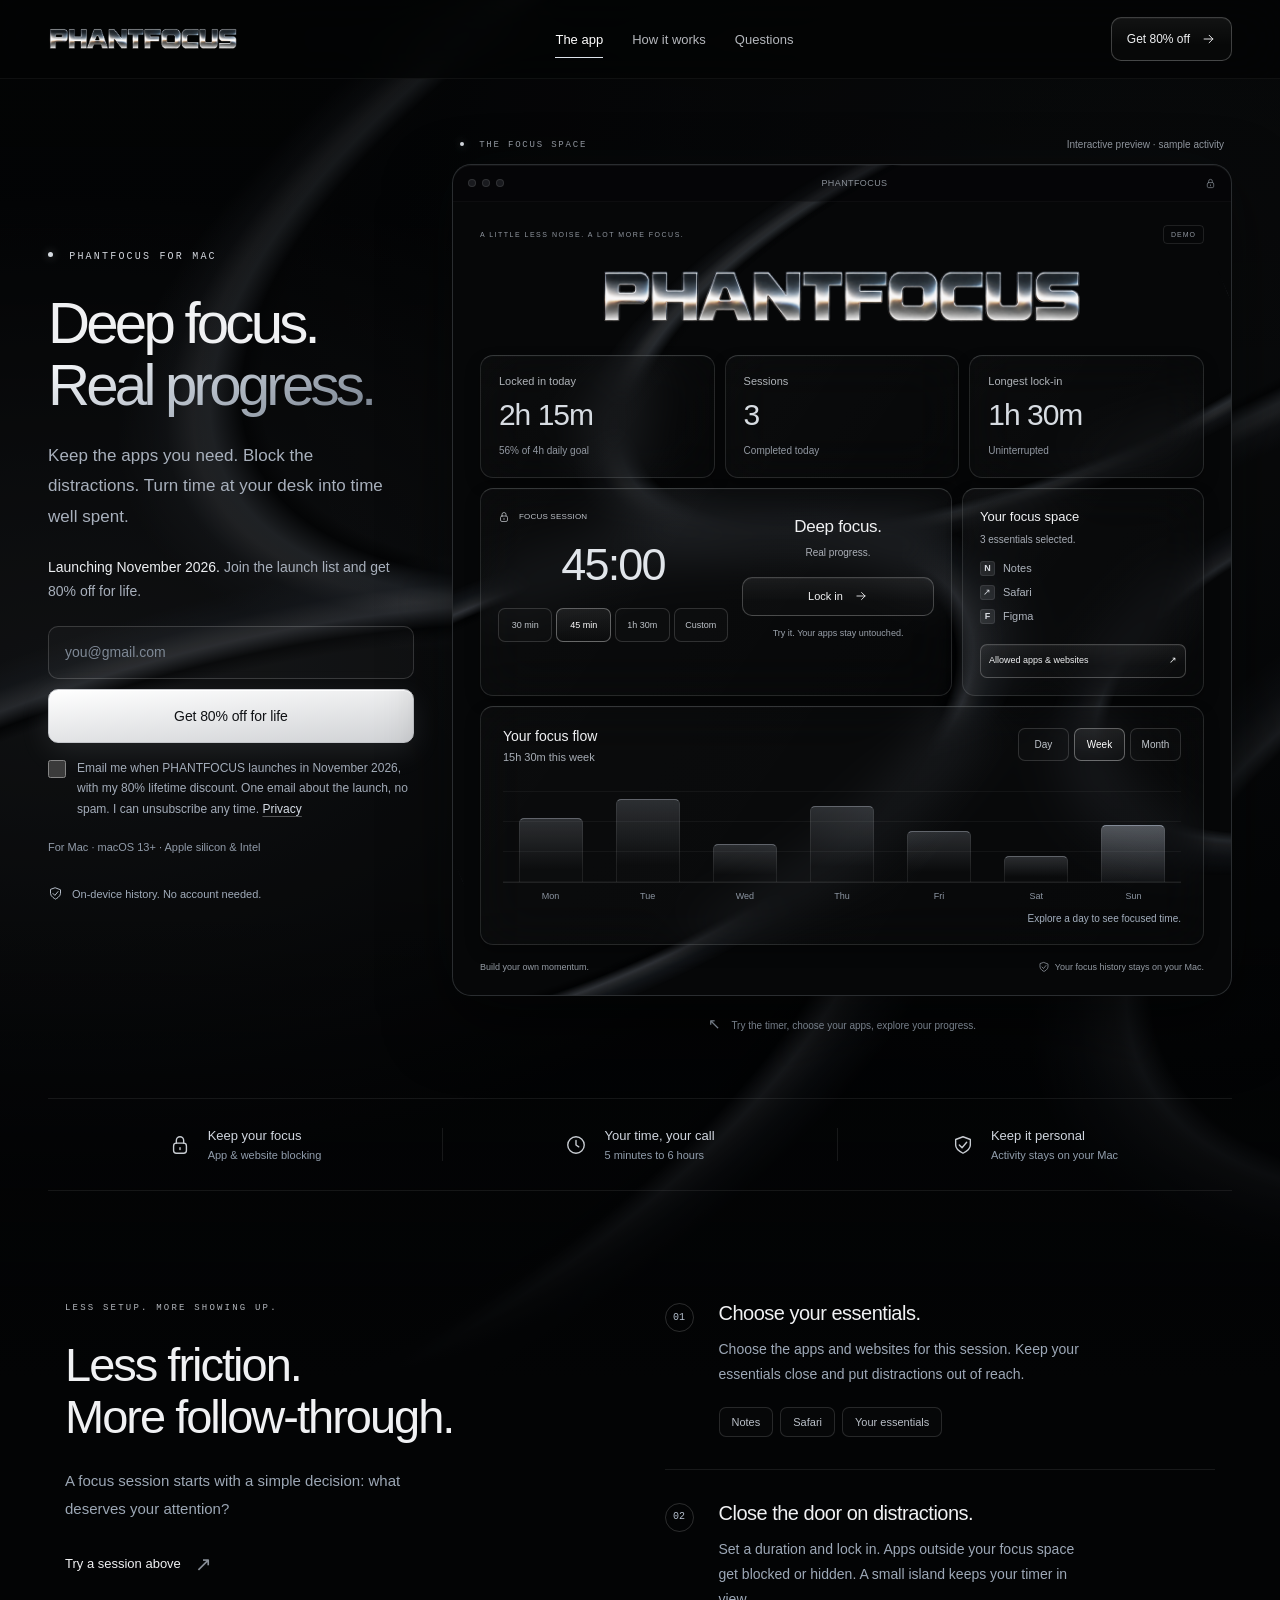
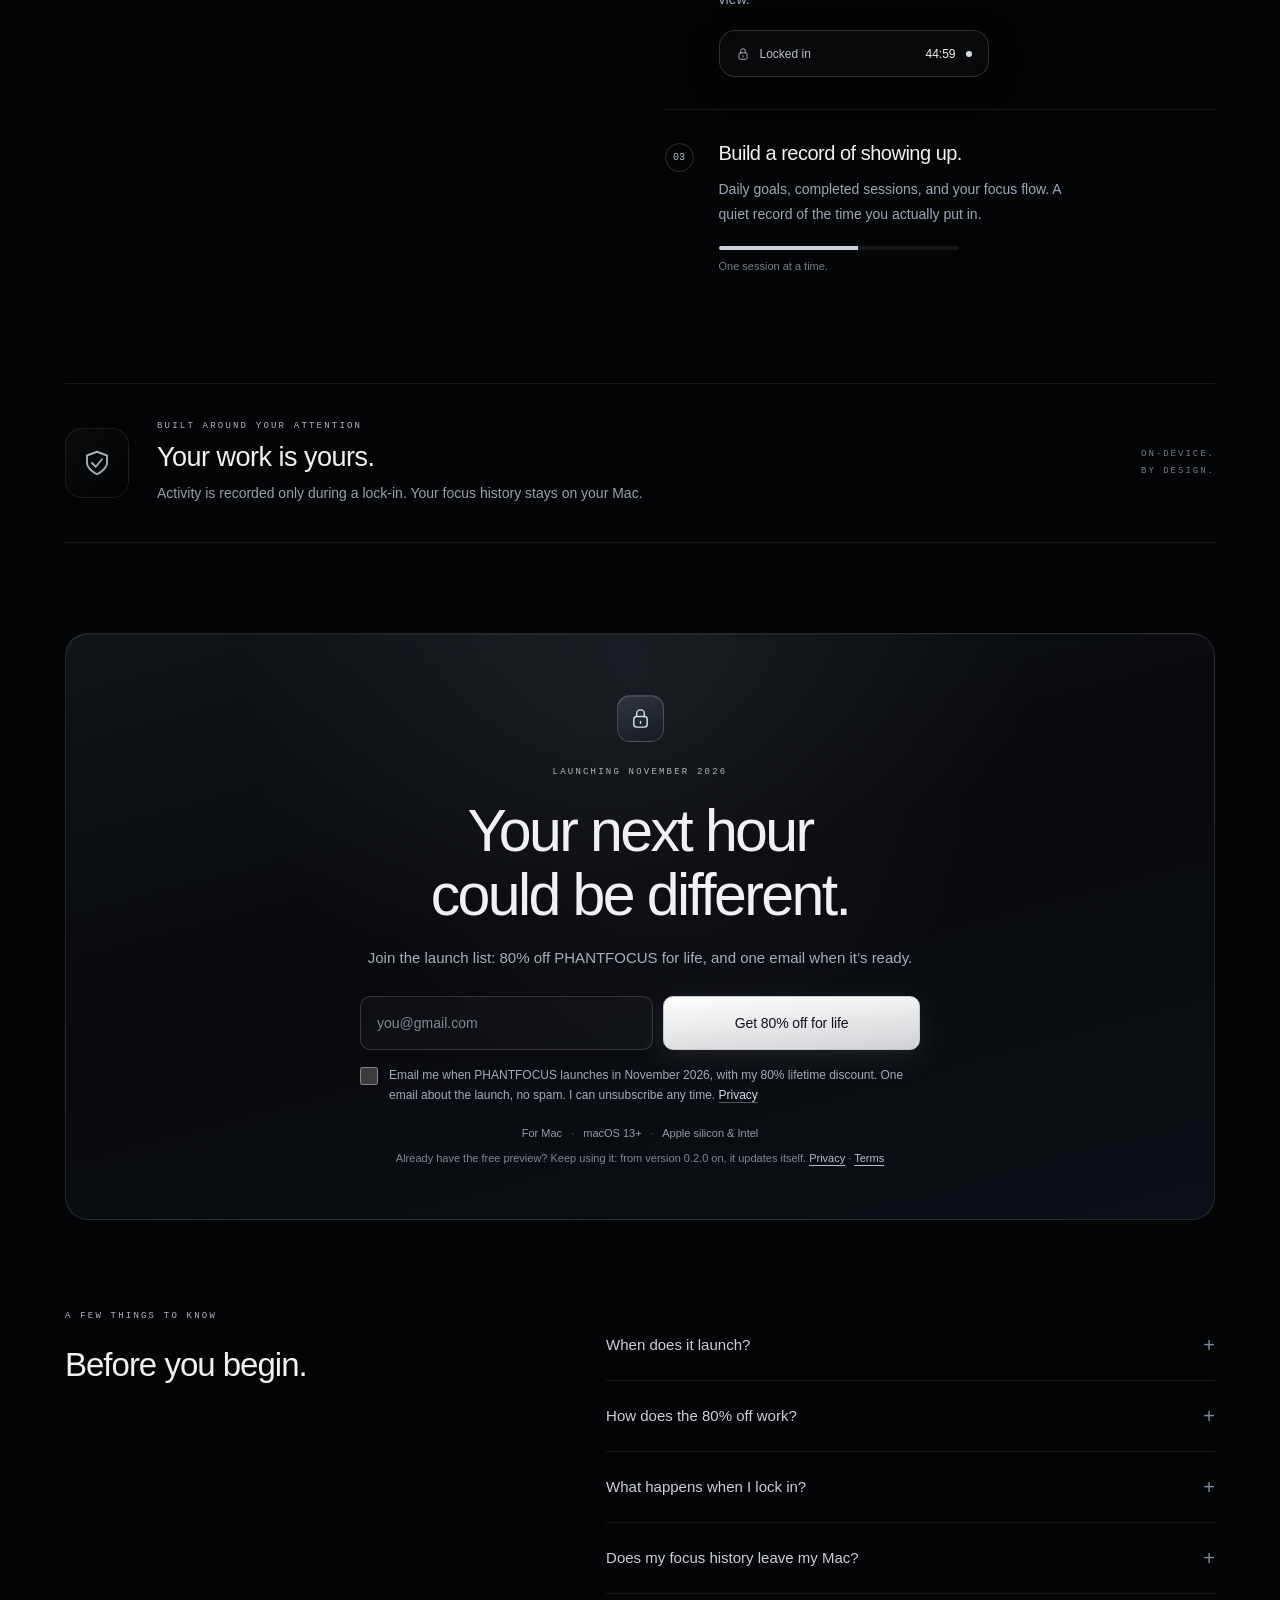
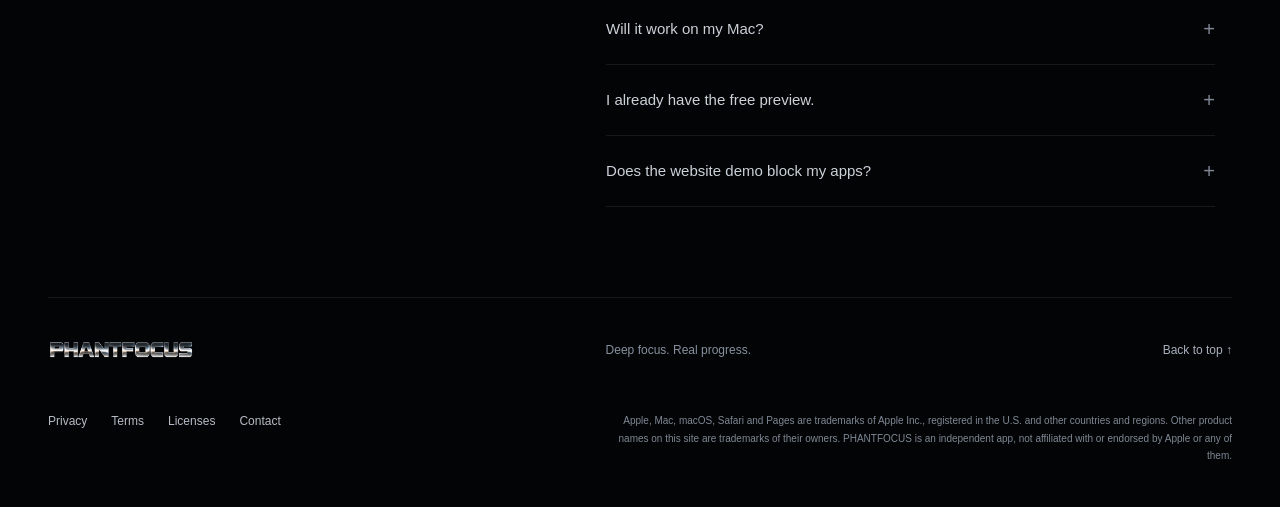
<file: index.html>
<!doctype html>
<html lang="en">
<head>
  <meta charset="utf-8">
  <meta name="viewport" content="width=device-width, initial-scale=1">
  <meta name="theme-color" content="#030405">
  <meta name="description" content="Deep focus. Real progress. PHANTFOCUS for Mac is launching November 2026: a distraction-free space, a focus timer, and a clear view of your progress. Join the launch list for 80% off for life.">
  <title>PHANTFOCUS — Deep focus. Real progress.</title>
  <link rel="canonical" href="https://phantfocus.com/">
  <meta property="og:type" content="website">
  <meta property="og:site_name" content="PHANTFOCUS">
  <meta property="og:title" content="PHANTFOCUS — Deep focus. Real progress.">
  <meta property="og:description" content="A focus app for your Mac, launching November 2026: keep the apps you need, block the distractions, and see how much you actually locked in. Join the launch list for 80% off for life.">
  <meta property="og:url" content="https://phantfocus.com/">
  <meta property="og:image" content="https://phantfocus.com/assets/social-preview.jpg">
  <meta property="og:image:width" content="1200">
  <meta property="og:image:height" content="630">
  <meta property="og:image:alt" content="PHANTFOCUS: Deep focus. Real progress. The dashboard in black silk and chrome.">
  <meta name="twitter:card" content="summary_large_image">
  <link rel="icon" type="image/svg+xml" href="assets/app-icon.svg?v=287266c7fa">
  <link rel="stylesheet" href="style.css?v=8a559ff484">
  <script src="app.js?v=3fef41630e" defer></script>
  <!-- The launch list: signup.js holds the form's settings (README.md, "The launch list"). -->
  <script src="signup.js?v=7802ded058" defer></script>
  <!-- Visit counting (GoatCounter, no cookies): analytics.js, explained on privacy.html. -->
  <script src="analytics.js?v=235a86ad43" defer></script>
</head>
<body>
  <a class="skip" href="#main">Skip to content</a>
  <div class="silk" aria-hidden="true"></div>
  <svg class="icon-library" xmlns="http://www.w3.org/2000/svg" aria-hidden="true"><defs>
    <symbol id="arrow" viewBox="0 0 24 24"><path d="M5 12h14m-6-6 6 6-6 6"/></symbol>
    <symbol id="lock" viewBox="0 0 24 24"><rect x="5" y="10" width="14" height="11" rx="3"/><path d="M8 10V7a4 4 0 0 1 8 0v3m-4 5v2"/></symbol>
    <symbol id="shield" viewBox="0 0 24 24"><path d="m12 3 8 3v6c0 5-8 9-8 9s-8-4-8-9V6Z"/><path d="m8 12 3 3 5-6"/></symbol>
    <symbol id="clock" viewBox="0 0 24 24"><circle cx="12" cy="12" r="9"/><path d="M12 7v5l3 2"/></symbol>
    <symbol id="spark" viewBox="0 0 24 24"><path d="m12 3 2.5 6.5L21 12l-6.5 2.5L12 21l-2.5-6.5L3 12l6.5-2.5Z"/></symbol>
    <symbol id="check" viewBox="0 0 24 24"><path d="m5 12 4 4L19 6"/></symbol>
  </defs></svg>
  <div class="header-shell"><header class="site-header wrap">
    <a class="brand" href="#" aria-label="PHANTFOCUS home"><span class="chrome-wordmark"><img src="assets/phantfocus-chrome-wordmark.png?v=ff81012aa0" alt="PHANTFOCUS" width="2172" height="724"></span></a>
    <nav aria-label="Main navigation"><a href="#the-app">The app</a><a href="#how-it-works">How it works</a><a href="#questions">Questions</a></nav>
    <a class="button button-small" href="#join">Get 80% off <svg><use href="#arrow"/></svg></a>
  </header></div>
  <main id="main">
    <section class="hero wrap" aria-labelledby="hero-title">
      <div class="hero-message"><p class="eyebrow"><span class="status-dot"></span> PHANTFOCUS FOR MAC</p>
      <h1 id="hero-title">Deep focus.<br><span>Real progress.</span></h1>
      <p class="hero-copy">Keep the apps you need. Block the distractions. Turn time at your desk into time well spent.</p>
      <p class="launch-line"><b>Launching November 2026.</b> Join the launch list and get 80% off for life.</p><form class="signup" id="hero-signup" data-signup novalidate aria-label="Join the launch list"><fieldset disabled><div class="signup-row"><label class="visually-hidden" style="position:absolute;width:1px;height:1px;overflow:hidden;clip:rect(0 0 0 0);white-space:nowrap" for="hero-email">Your email address</label><input id="hero-email" name="email" type="email" required autocomplete="email" inputmode="email" autocapitalize="none" spellcheck="false" maxlength="254" placeholder="you@gmail.com"><button class="button button-primary" type="submit">Get 80% off for life</button></div><div class="signup-trap" style="position:absolute;left:-10000px;width:1px;height:1px;overflow:hidden" data-signup-trap aria-hidden="true"><label for="hero-note">Leave this empty</label><input id="hero-note" name="note" type="text" tabindex="-1" autocomplete="off"></div><div class="signup-consent"><input id="hero-consent" name="consent" type="checkbox" required><p><label for="hero-consent" data-signup-consent>Email me when PHANTFOCUS launches in November 2026, with my 80% lifetime discount. One email about the launch, no spam. I can unsubscribe any time.</label> <a href="privacy.html#launch-list">Privacy</a></p></div></fieldset><p class="signup-status" data-signup-status role="status" aria-live="polite">Signing up needs JavaScript. Turn it on and reload this page.</p></form><p class="compatibility"><span class="compat-line">For Mac · macOS 13+ · Apple silicon &amp; Intel</span></p><div class="hero-assurance"><svg><use href="#shield"/></svg><span>On-device history. No account needed.</span></div></div>
      <div class="product-stage" id="the-app">
        <div class="stage-caption"><span><span class="status-dot"></span> THE FOCUS SPACE</span><span>Interactive preview · sample activity</span></div>
        <div class="app-window">
          <div class="window-top"><span class="traffic-lights" aria-hidden="true"><i></i><i></i><i></i></span><span>PHANTFOCUS</span><svg><use href="#lock"/></svg></div>
          <div class="dashboard">
            <div class="dashboard-top"><span class="dashboard-date">A LITTLE LESS NOISE. A LOT MORE FOCUS.</span><span class="demo-tag">DEMO</span></div>
            <div class="dashboard-brand chrome-wordmark"><img src="assets/phantfocus-chrome-wordmark.png?v=ff81012aa0" width="2172" height="724" alt="PHANTFOCUS"></div>
            <div class="metrics">
              <div class="glass metric"><span>Locked in today</span><strong>2h 15m</strong><small>56% of 4h daily goal</small></div>
              <div class="glass metric"><span>Sessions</span><strong>3</strong><small>Completed today</small></div>
              <div class="glass metric"><span>Longest lock-in</span><strong>1h 30m</strong><small>Uninterrupted</small></div>
            </div>
            <div class="session-grid">
              <div class="glass focus-panel">
                <div class="timer-side"><span class="panel-eyebrow"><svg><use href="#lock"/></svg> <span id="timer-label">FOCUS SESSION</span></span><output id="timer" role="timer" aria-live="off" aria-label="Preview countdown">45:00</output><div class="durations" role="group" aria-label="Preview duration"><button type="button" data-minutes="30" aria-pressed="false">30 min</button><button type="button" data-minutes="45" aria-pressed="true">45 min</button><button type="button" data-minutes="90" aria-pressed="false">1h 30m</button><button type="button" id="custom-duration" aria-pressed="false">Custom</button></div></div>
                <div class="focus-action"><h3>Deep focus.</h3><p>Real progress.</p><button type="button" class="button" id="start-demo">Lock in <svg><use href="#arrow"/></svg></button><p class="demo-status" id="demo-status" role="status">Try it. Your apps stay untouched.</p></div>
              </div>
              <div class="glass space-panel"><h3>Your focus space</h3><p id="selection-count">3 essentials selected.</p><ul id="allowed-list"><li><span class="app-letter">N</span> Notes</li><li><span class="app-letter safari">↗</span> Safari</li><li><span class="app-letter">F</span> Figma</li></ul><button type="button" class="button" id="edit-apps">Allowed apps & websites <span>↗</span></button></div>
            </div>
            <div class="glass chart-panel"><div class="chart-top"><div><h3>Your focus flow</h3><p id="chart-total">15h 30m this week</p></div><div class="chart-ranges" role="group" aria-label="Activity period"><button type="button" data-range="day" aria-pressed="false">Day</button><button type="button" data-range="week" aria-pressed="true">Week</button><button type="button" data-range="month" aria-pressed="false">Month</button></div></div><div class="chart" id="chart" role="group" aria-label="Sample focused time this week"></div><div class="chart-labels" id="chart-labels" aria-hidden="true"></div><p class="chart-detail" id="chart-detail" role="status">Explore a day to see focused time.</p></div>
            <div class="dashboard-footer"><span>Build your own momentum.</span><span><svg><use href="#shield"/></svg> Your focus history stays on your Mac.</span></div>
          </div>
        </div>
        <p class="preview-note"><span class="preview-arrow">↖</span> Try the timer, choose your apps, explore your progress.</p>
      </div>
    </section>
    <section class="principles wrap" aria-label="Made for focused work"><span><svg><use href="#lock"/></svg><span><b>Keep your focus</b><small>App & website blocking</small></span></span><span><svg><use href="#clock"/></svg><span><b>Your time, your call</b><small>5 minutes to 6 hours</small></span></span><span><svg><use href="#shield"/></svg><span><b>Keep it personal</b><small>Activity stays on your Mac</small></span></span></section>
    <section class="workflow wrap" id="how-it-works" aria-labelledby="workflow-title"><div class="section-intro"><p class="eyebrow">LESS SETUP. MORE SHOWING UP.</p><h2 id="workflow-title">Less friction.<br>More follow-through.</h2><p>A focus session starts with a simple decision: what deserves your attention?</p><a class="text-link" href="#the-app">Try a session above <span>↗</span></a></div><div class="steps"><article><span class="step-number">01</span><div><h3>Choose your essentials.</h3><p>Choose the apps and websites for this session. Keep your essentials close and put distractions out of reach.</p><div class="step-chips"><span>Notes</span><span>Safari</span><span>Your essentials</span></div></div></article><article><span class="step-number">02</span><div><h3>Close the door on distractions.</h3><p>Set a duration and lock in. Apps outside your focus space get blocked or hidden. A small island keeps your timer in view.</p><div class="island"><svg><use href="#lock"/></svg><span>Locked in</span><span class="island-time">44:59</span><i></i></div></div></article><article><span class="step-number">03</span><div><h3>Build a record of showing up.</h3><p>Daily goals, completed sessions, and your focus flow. A quiet record of the time you actually put in.</p><div class="small-progress"><span></span><small>One session at a time.</small></div></div></article></div></section>
    <section class="privacy wrap"><div class="privacy-symbol"><svg><use href="#shield"/></svg></div><div><p class="eyebrow">BUILT AROUND YOUR ATTENTION</p><h2>Your work is yours.</h2><p>Activity is recorded only during a lock-in. Your focus history stays on your Mac.</p></div><span class="privacy-stamp">ON-DEVICE.<br>BY DESIGN.</span></section>
    <section class="launch-section wrap" id="join" aria-labelledby="join-title"><div class="launch-glow" aria-hidden="true"></div><div class="launch-badge"><svg><use href="#lock"/></svg></div><p class="eyebrow">LAUNCHING NOVEMBER 2026</p><h2 id="join-title">Your next hour<br>could be different.</h2><p>Join the launch list: 80% off PHANTFOCUS for life, and one email when it’s ready.</p><form class="signup" id="join-signup" data-signup novalidate aria-label="Join the launch list for PHANTFOCUS"><fieldset disabled><div class="signup-row"><label class="visually-hidden" style="position:absolute;width:1px;height:1px;overflow:hidden;clip:rect(0 0 0 0);white-space:nowrap" for="join-email">Your email address</label><input id="join-email" name="email" type="email" required autocomplete="email" inputmode="email" autocapitalize="none" spellcheck="false" maxlength="254" placeholder="you@gmail.com"><button class="button button-primary" type="submit">Get 80% off for life</button></div><div class="signup-trap" style="position:absolute;left:-10000px;width:1px;height:1px;overflow:hidden" data-signup-trap aria-hidden="true"><label for="join-note">Leave this empty</label><input id="join-note" name="note" type="text" tabindex="-1" autocomplete="off"></div><div class="signup-consent"><input id="join-consent" name="consent" type="checkbox" required><p><label for="join-consent" data-signup-consent>Email me when PHANTFOCUS launches in November 2026, with my 80% lifetime discount. One email about the launch, no spam. I can unsubscribe any time.</label> <a href="privacy.html#launch-list">Privacy</a></p></div></fieldset><p class="signup-status" data-signup-status role="status" aria-live="polite">Signing up needs JavaScript. Turn it on and reload this page.</p></form><p class="compatibility">For Mac <span>·</span> macOS 13+ <span>·</span> Apple silicon &amp; Intel</p><p class="release-note launch-legal">Already have the free preview? Keep using it: from version 0.2.0 on, it updates itself. <a href="privacy.html">Privacy</a> · <a href="terms.html">Terms</a></p></section>
    <section class="faq wrap" id="questions" aria-labelledby="faq-title"><div><p class="eyebrow">A FEW THINGS TO KNOW</p><h2 id="faq-title">Before you begin.</h2></div><div class="faq-list"><details id="launch-question"><summary>When does it launch?<span>+</span></summary><p>In November 2026. Join the launch list and we’ll send you one email when PHANTFOCUS is ready, with your 80% off.</p></details><details id="offer-question"><summary>How does the 80% off work?<span>+</span></summary><p>Join the launch list before launch and you get 80% off PHANTFOCUS for life: on your first purchase and, if it’s sold as a subscription, on every renewal for as long as you keep it. At launch we email you a personal link or code, one per email address. You’ll see the price before you buy, and you can still decide not to. The details are in the <a href="terms.html#launch-offer">terms</a>.</p></details><details><summary>What happens when I lock in?<span>+</span></summary><p>Your chosen apps and websites stay available. Other apps that come to the front are blocked or hidden, depending on your blocking mode. Sessions don’t pause; if you need to end one early, hold Exit for three seconds.</p><p>Blocking needs the Accessibility and Automation access you allow at setup. Websites are checked in Safari, Chrome, Edge, Brave, Vivaldi, Chromium and Arc. Other browsers, such as Firefox, are blocked during a lock-in.</p></details><details id="privacy-question"><summary>Does my focus history leave my Mac?<span>+</span></summary><p>No. PHANTFOCUS keeps your focus history and settings on your Mac, and needs no account. It reads which app and browser tab are in front only during a lock-in. It goes online only for updates: every 6 hours it asks GitHub whether there’s a new version. You can turn that off.</p><p>The launch list is separate: if you join, we keep your email address only to send you the launch email with your discount. You can unsubscribe any time, and we delete the list at the latest 6 months after that email. <a href="privacy.html#launch-list">Privacy</a> has the details.</p></details><details><summary>Will it work on my Mac?<span>+</span></summary><p>PHANTFOCUS runs on macOS 13 Ventura or newer, on both Apple silicon and Intel Macs. A notch is not required to use the app.</p></details><details id="preview-question"><summary>I already have the free preview.<span>+</span></summary><p>Keep using it: from version 0.2.0 on, it updates itself, so there’s nothing to download. If yours is older, <a href="privacy.html#contact">email us</a> and we’ll help you move to the newest version.</p></details><details><summary>Does the website demo block my apps?<span>+</span></summary><p>No. The preview here only demonstrates the timer and dashboard in your browser, with sample activity. The Mac app does the real blocking and tracks your own sessions.</p></details></div></section>
  </main>
  <footer class="page-footer"><div class="site-footer wrap"><a class="brand" href="#" aria-label="Back to top"><span class="chrome-wordmark"><img src="assets/phantfocus-chrome-wordmark.png?v=ff81012aa0" width="2172" height="724" alt="PHANTFOCUS"></span></a><p>Deep focus. Real progress.</p><a href="#main">Back to top ↑</a></div><div class="footer-legal wrap"><nav class="legal-links" aria-label="Legal"><a href="privacy.html">Privacy</a><a href="terms.html">Terms</a><a href="licenses.html">Licenses</a><a href="privacy.html#contact">Contact</a></nav><p class="legal-note">Apple, Mac, macOS, Safari and Pages are trademarks of Apple Inc., registered in the U.S. and other countries and regions. Other product names on this site are trademarks of their owners. PHANTFOCUS is an independent app, not affiliated with or endorsed by Apple or any of them.</p></div></footer>
  <dialog id="custom-dialog" aria-labelledby="custom-title"><form id="custom-form"><div class="dialog-heading"><h2 id="custom-title">Your time. Your call.</h2><button type="button" class="close-dialog" aria-label="Close custom duration">×</button></div><p>Choose a preview session from 5 minutes to 6 hours.</p><label for="custom-minutes">Duration in minutes</label><input id="custom-minutes" type="number" min="5" max="360" step="5" value="60" required><button class="button button-primary" type="submit">Set duration <svg><use href="#check"/></svg></button></form></dialog>
  <dialog id="apps-dialog" aria-labelledby="apps-title"><form id="apps-form"><div class="dialog-heading"><h2 id="apps-title">Only the essentials.</h2><button type="button" class="close-dialog" aria-label="Close focus space">×</button></div><p>Choose a focus space for this browser demo.</p><div class="app-options"><label><input type="checkbox" name="apps" value="Notes" checked> Notes</label><label><input type="checkbox" name="apps" value="Safari" checked> Safari</label><label><input type="checkbox" name="apps" value="Figma" checked> Figma</label><label><input type="checkbox" name="apps" value="Pages"> Pages</label><label><input type="checkbox" name="apps" value="Notion"> Notion</label><label><input type="checkbox" name="apps" value="wikipedia.org"> wikipedia.org</label></div><p id="apps-error" role="status"></p><button class="button button-primary" type="submit">Save focus space <svg><use href="#check"/></svg></button></form></dialog>
</body>
</html>
</file>
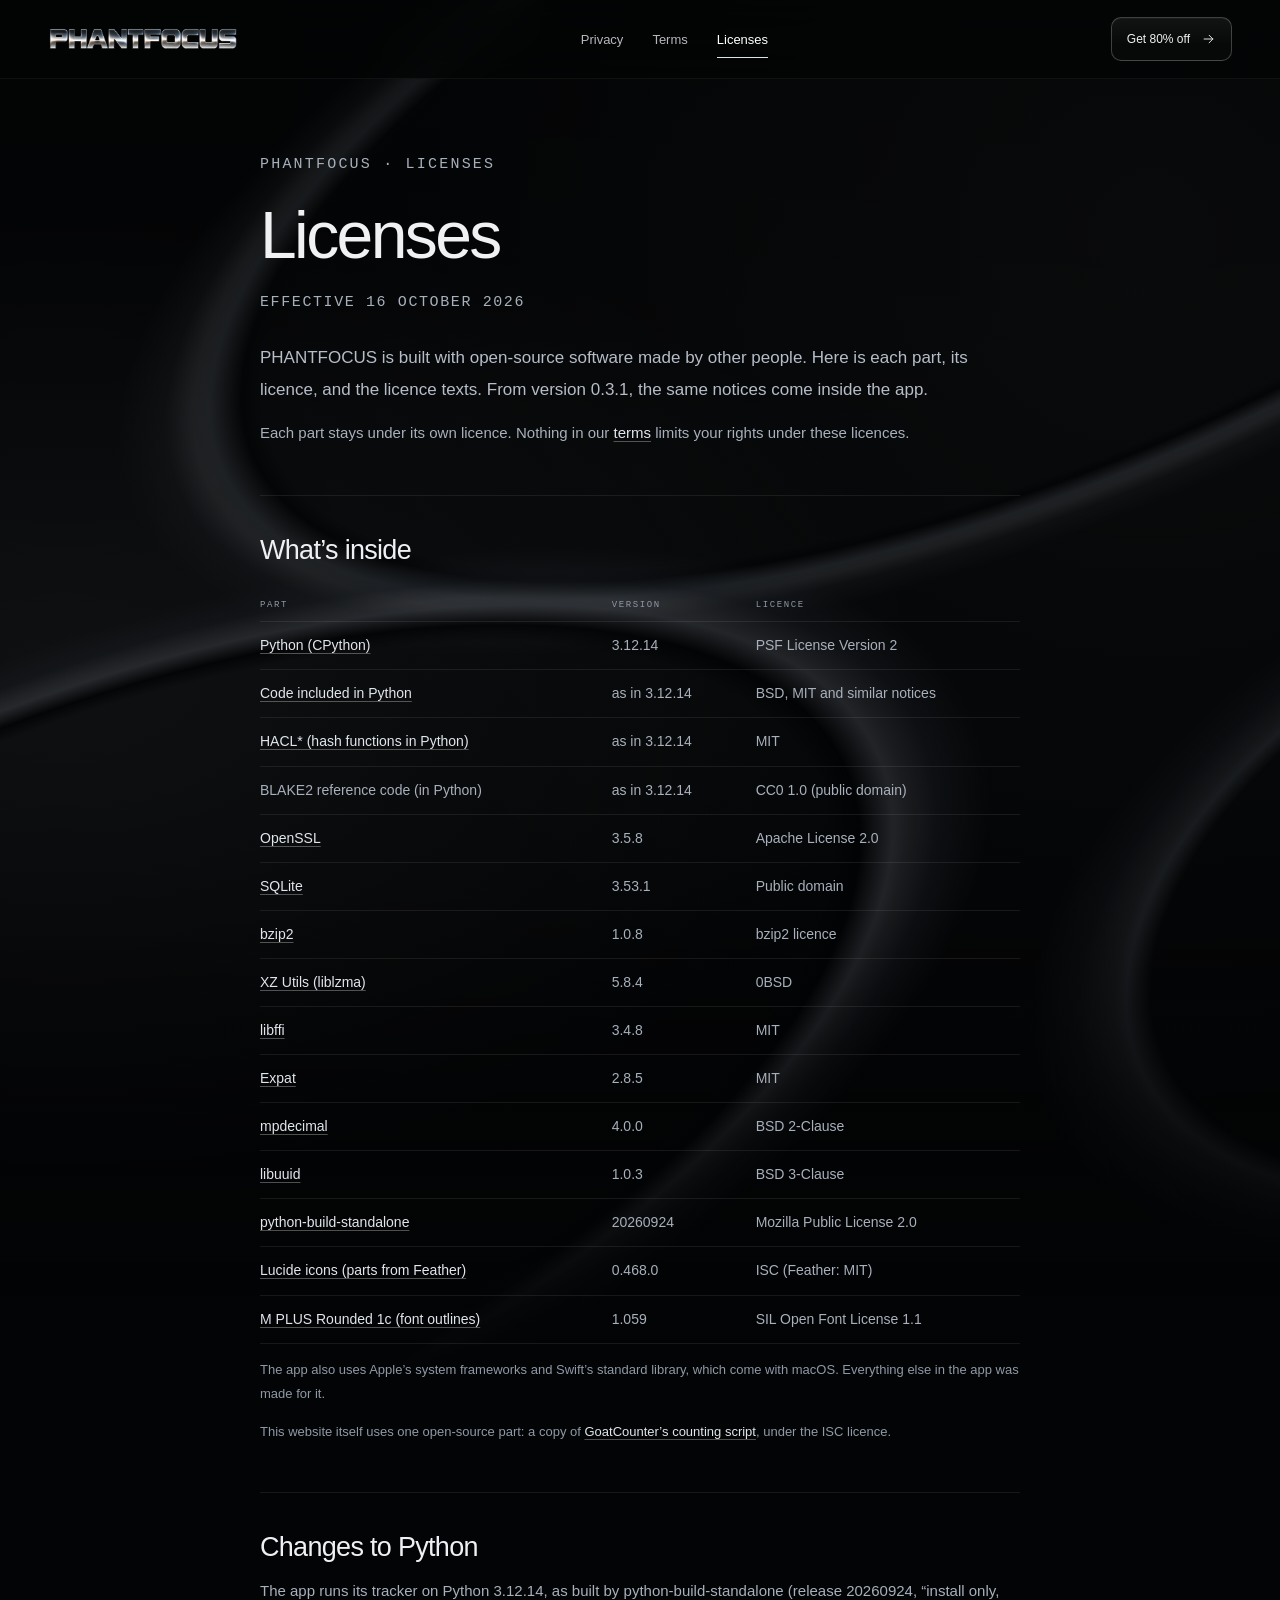
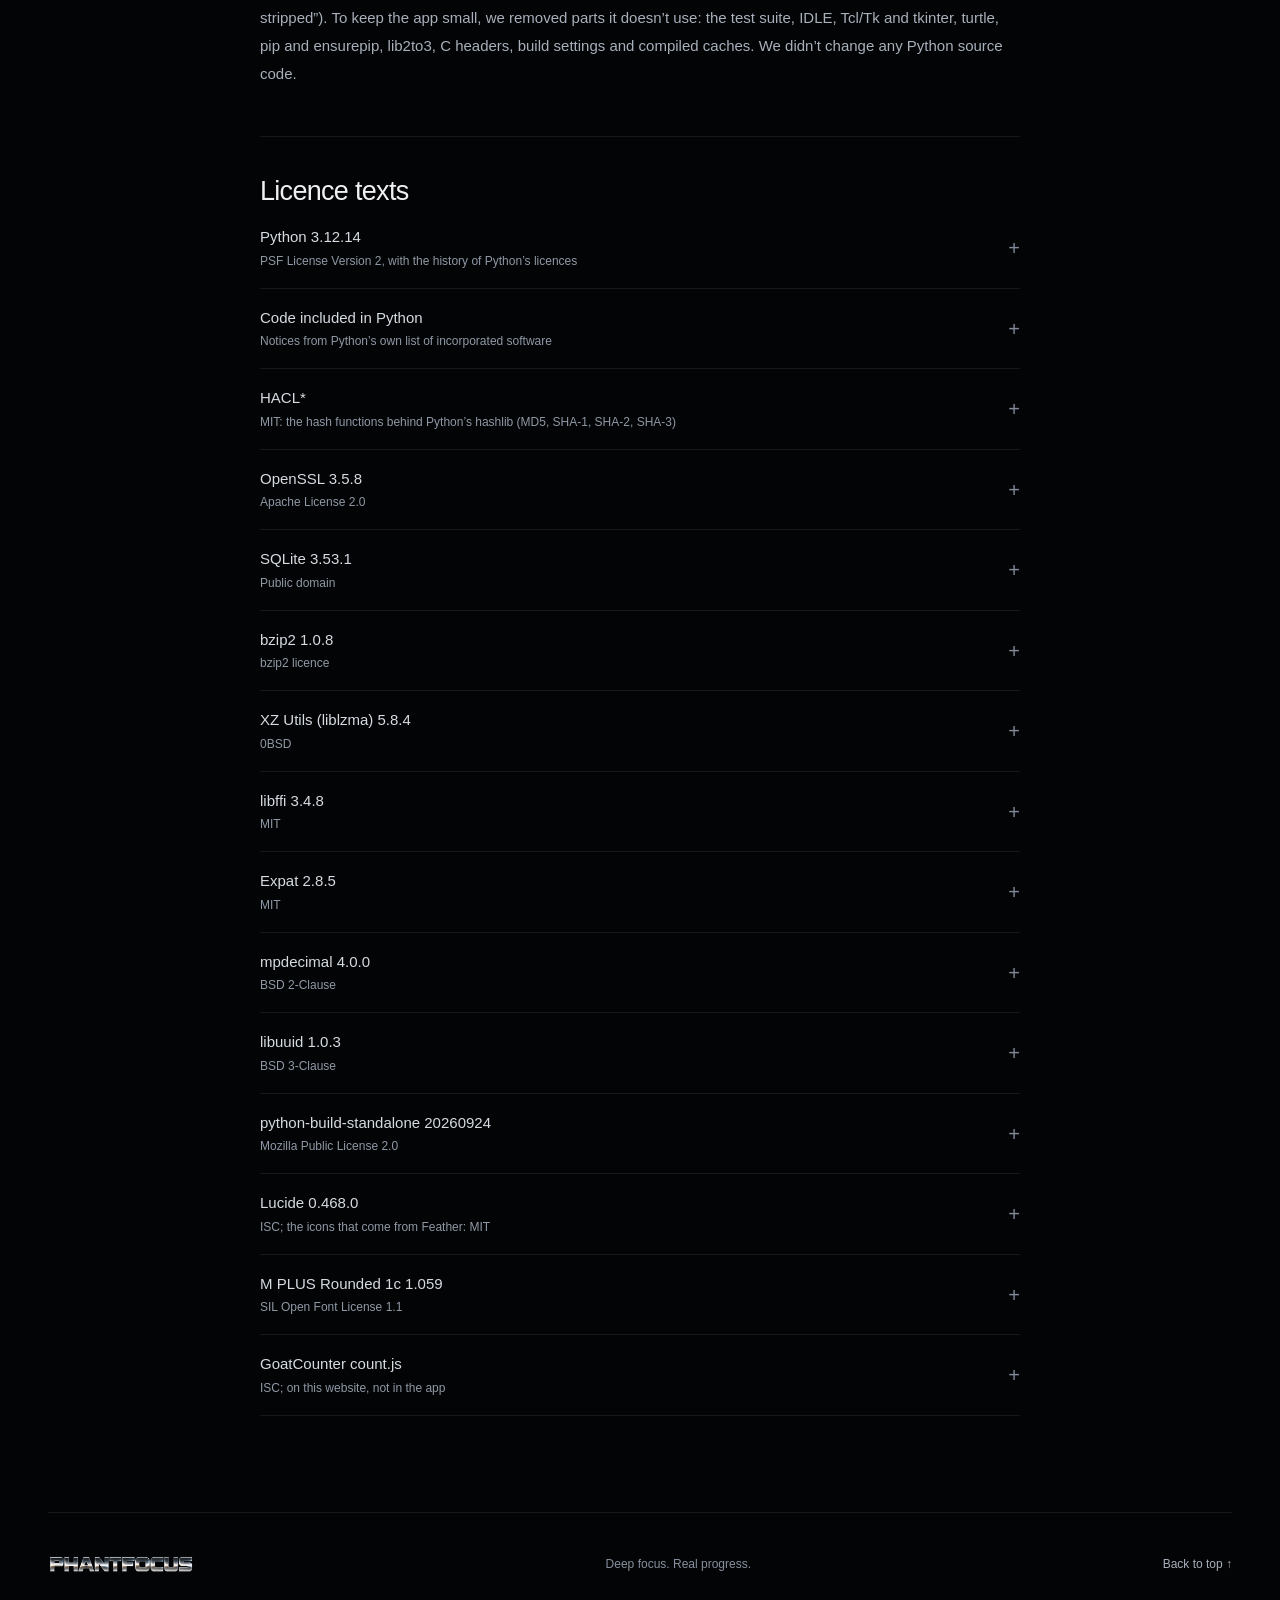
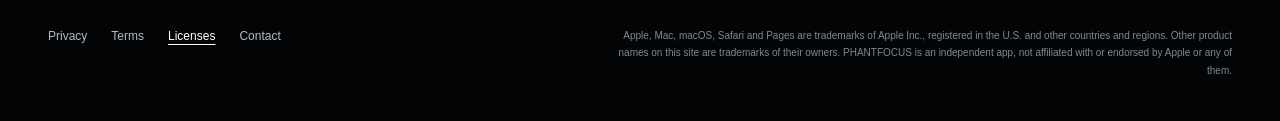
<file: licenses.html>
<!doctype html>
<html lang="en">
<head>
  <meta charset="utf-8">
  <meta name="viewport" content="width=device-width, initial-scale=1">
  <meta name="theme-color" content="#030405">
  <meta name="description" content="The open-source software inside PHANTFOCUS, with each licence and its text.">
  <title>Licenses — PHANTFOCUS</title>
  <link rel="canonical" href="https://phantfocus.com/licenses.html">
  <link rel="icon" type="image/svg+xml" href="assets/app-icon.svg?v=287266c7fa">
  <link rel="stylesheet" href="style.css?v=8a559ff484">
  <!-- Visit counting (GoatCounter, no cookies): analytics.js, explained on privacy.html. -->
  <script src="analytics.js?v=235a86ad43" defer></script>
</head>
<body>
  <a class="skip" href="#main">Skip to content</a>
  <div class="silk" aria-hidden="true"></div>
  <svg class="icon-library" xmlns="http://www.w3.org/2000/svg" aria-hidden="true"><defs>
    <symbol id="arrow" viewBox="0 0 24 24"><path d="M5 12h14m-6-6 6 6-6 6"/></symbol>
  </defs></svg>
  <div class="header-shell"><header class="site-header wrap">
    <a class="brand" href="index.html" aria-label="PHANTFOCUS home"><span class="chrome-wordmark"><img src="assets/phantfocus-chrome-wordmark.png?v=ff81012aa0" alt="PHANTFOCUS" width="2172" height="724"></span></a>
    <nav aria-label="Legal pages"><a href="privacy.html">Privacy</a><a href="terms.html">Terms</a><a href="licenses.html" aria-current="page">Licenses</a></nav>
    <a class="button button-small" href="index.html#join">Get 80% off <svg><use href="#arrow"/></svg></a>
  </header></div>
  <main id="main" class="legal-page wrap"><article class="legal">
    <p class="eyebrow">PHANTFOCUS · LICENSES</p>
    <h1>Licenses</h1>
    <p class="legal-date">Effective 16 October 2026</p>
    <p class="legal-lead">PHANTFOCUS is built with open-source software made by other people. Here is each part, its licence, and the licence texts. From version 0.3.1, the same notices come inside the app.</p>
    <p>Each part stays under its own licence. Nothing in our <a href="terms.html">terms</a> limits your rights under these licences.</p>

    <section id="parts" aria-labelledby="parts-title">
      <h2 id="parts-title">What’s inside</h2>
      <table class="legal-table">
        <thead><tr><th scope="col">Part</th><th scope="col">Version</th><th scope="col">Licence</th></tr></thead>
        <tbody><tr><td><a href="#lic-python">Python (CPython)</a></td><td>3.12.14</td><td>PSF License Version 2</td></tr><tr><td><a href="#lic-python-parts">Code included in Python</a></td><td>as in 3.12.14</td><td>BSD, MIT and similar notices</td></tr><tr><td><a href="#lic-hacl">HACL* (hash functions in Python)</a></td><td>as in 3.12.14</td><td>MIT</td></tr><tr><td>BLAKE2 reference code (in Python)</td><td>as in 3.12.14</td><td>CC0 1.0 (public domain)</td></tr><tr><td><a href="#lic-openssl">OpenSSL</a></td><td>3.5.8</td><td>Apache License 2.0</td></tr><tr><td><a href="#lic-sqlite">SQLite</a></td><td>3.53.1</td><td>Public domain</td></tr><tr><td><a href="#lic-bzip2">bzip2</a></td><td>1.0.8</td><td>bzip2 licence</td></tr><tr><td><a href="#lic-xz">XZ Utils (liblzma)</a></td><td>5.8.4</td><td>0BSD</td></tr><tr><td><a href="#lic-libffi">libffi</a></td><td>3.4.8</td><td>MIT</td></tr><tr><td><a href="#lic-expat">Expat</a></td><td>2.8.5</td><td>MIT</td></tr><tr><td><a href="#lic-mpdecimal">mpdecimal</a></td><td>4.0.0</td><td>BSD 2-Clause</td></tr><tr><td><a href="#lic-libuuid">libuuid</a></td><td>1.0.3</td><td>BSD 3-Clause</td></tr><tr><td><a href="#lic-pbs">python-build-standalone</a></td><td>20260924</td><td>Mozilla Public License 2.0</td></tr><tr><td><a href="#lic-lucide">Lucide icons (parts from Feather)</a></td><td>0.468.0</td><td>ISC (Feather: MIT)</td></tr><tr><td><a href="#lic-mplus">M PLUS Rounded 1c (font outlines)</a></td><td>1.059</td><td>SIL Open Font License 1.1</td></tr></tbody>
      </table>
      <p class="legal-fine">The app also uses Apple’s system frameworks and Swift’s standard library, which come with macOS. Everything else in the app was made for it.</p>
      <p class="legal-fine">This website itself uses one open-source part: a copy of <a href="#lic-goatcounter">GoatCounter’s counting script</a>, under the ISC licence.</p>
    </section>

    <section id="python-changes" aria-labelledby="python-changes-title">
      <h2 id="python-changes-title">Changes to Python</h2>
      <p>The app runs its tracker on Python 3.12.14, as built by python-build-standalone (release 20260924, “install only, stripped”). To keep the app small, we removed parts it doesn’t use: the test suite, IDLE, Tcl/Tk and tkinter, turtle, pip and ensurepip, lib2to3, C headers, build settings and compiled caches. We didn’t change any Python source code.</p>
    </section>

    <section id="texts" aria-labelledby="texts-title">
      <h2 id="texts-title">Licence texts</h2>
      <div class="licence-list">
      <details id="lic-python"><summary><span class="licence-name">Python 3.12.14<small>PSF License Version 2, with the history of Python’s licences</small></span><span aria-hidden="true">+</span></summary>
        <pre>A. HISTORY OF THE SOFTWARE
==========================

Python was created in the early 1990s by Guido van Rossum at Stichting
Mathematisch Centrum (CWI, see https://www.cwi.nl) in the Netherlands
as a successor of a language called ABC.  Guido remains Python's
principal author, although it includes many contributions from others.

In 1995, Guido continued his work on Python at the Corporation for
National Research Initiatives (CNRI, see https://www.cnri.reston.va.us)
in Reston, Virginia where he released several versions of the
software.

In May 2000, Guido and the Python core development team moved to
BeOpen.com to form the BeOpen PythonLabs team.  In October of the same
year, the PythonLabs team moved to Digital Creations, which became
Zope Corporation.  In 2001, the Python Software Foundation (PSF, see
https://www.python.org/psf/) was formed, a non-profit organization
created specifically to own Python-related Intellectual Property.
Zope Corporation was a sponsoring member of the PSF.

All Python releases are Open Source (see https://opensource.org for
the Open Source Definition).  Historically, most, but not all, Python
releases have also been GPL-compatible; the table below summarizes
the various releases.

    Release         Derived     Year        Owner       GPL-
                    from                                compatible? (1)

    0.9.0 thru 1.2              1991-1995   CWI         yes
    1.3 thru 1.5.2  1.2         1995-1999   CNRI        yes
    1.6             1.5.2       2000        CNRI        no
    2.0             1.6         2000        BeOpen.com  no
    1.6.1           1.6         2001        CNRI        yes (2)
    2.1             2.0+1.6.1   2001        PSF         no
    2.0.1           2.0+1.6.1   2001        PSF         yes
    2.1.1           2.1+2.0.1   2001        PSF         yes
    2.1.2           2.1.1       2002        PSF         yes
    2.1.3           2.1.2       2002        PSF         yes
    2.2 and above   2.1.1       2001-now    PSF         yes

Footnotes:

(1) GPL-compatible doesn't mean that we're distributing Python under
    the GPL.  All Python licenses, unlike the GPL, let you distribute
    a modified version without making your changes open source.  The
    GPL-compatible licenses make it possible to combine Python with
    other software that is released under the GPL; the others don't.

(2) According to Richard Stallman, 1.6.1 is not GPL-compatible,
    because its license has a choice of law clause.  According to
    CNRI, however, Stallman's lawyer has told CNRI's lawyer that 1.6.1
    is "not incompatible" with the GPL.

Thanks to the many outside volunteers who have worked under Guido's
direction to make these releases possible.


B. TERMS AND CONDITIONS FOR ACCESSING OR OTHERWISE USING PYTHON
===============================================================

Python software and documentation are licensed under the
Python Software Foundation License Version 2.

Starting with Python 3.8.6, examples, recipes, and other code in
the documentation are dual licensed under the PSF License Version 2
and the Zero-Clause BSD license.

Some software incorporated into Python is under different licenses.
The licenses are listed with code falling under that license.


PYTHON SOFTWARE FOUNDATION LICENSE VERSION 2
--------------------------------------------

1. This LICENSE AGREEMENT is between the Python Software Foundation
("PSF"), and the Individual or Organization ("Licensee") accessing and
otherwise using this software ("Python") in source or binary form and
its associated documentation.

2. Subject to the terms and conditions of this License Agreement, PSF hereby
grants Licensee a nonexclusive, royalty-free, world-wide license to reproduce,
analyze, test, perform and/or display publicly, prepare derivative works,
distribute, and otherwise use Python alone or in any derivative version,
provided, however, that PSF's License Agreement and PSF's notice of copyright,
i.e., "Copyright (c) 2001, 2002, 2003, 2004, 2005, 2006, 2007, 2008, 2009, 2010,
2011, 2012, 2013, 2014, 2015, 2016, 2017, 2018, 2019, 2020, 2021, 2022, 2023 Python Software Foundation;
All Rights Reserved" are retained in Python alone or in any derivative version
prepared by Licensee.

3. In the event Licensee prepares a derivative work that is based on
or incorporates Python or any part thereof, and wants to make
the derivative work available to others as provided herein, then
Licensee hereby agrees to include in any such work a brief summary of
the changes made to Python.

4. PSF is making Python available to Licensee on an "AS IS"
basis.  PSF MAKES NO REPRESENTATIONS OR WARRANTIES, EXPRESS OR
IMPLIED.  BY WAY OF EXAMPLE, BUT NOT LIMITATION, PSF MAKES NO AND
DISCLAIMS ANY REPRESENTATION OR WARRANTY OF MERCHANTABILITY OR FITNESS
FOR ANY PARTICULAR PURPOSE OR THAT THE USE OF PYTHON WILL NOT
INFRINGE ANY THIRD PARTY RIGHTS.

5. PSF SHALL NOT BE LIABLE TO LICENSEE OR ANY OTHER USERS OF PYTHON
FOR ANY INCIDENTAL, SPECIAL, OR CONSEQUENTIAL DAMAGES OR LOSS AS
A RESULT OF MODIFYING, DISTRIBUTING, OR OTHERWISE USING PYTHON,
OR ANY DERIVATIVE THEREOF, EVEN IF ADVISED OF THE POSSIBILITY THEREOF.

6. This License Agreement will automatically terminate upon a material
breach of its terms and conditions.

7. Nothing in this License Agreement shall be deemed to create any
relationship of agency, partnership, or joint venture between PSF and
Licensee.  This License Agreement does not grant permission to use PSF
trademarks or trade name in a trademark sense to endorse or promote
products or services of Licensee, or any third party.

8. By copying, installing or otherwise using Python, Licensee
agrees to be bound by the terms and conditions of this License
Agreement.


BEOPEN.COM LICENSE AGREEMENT FOR PYTHON 2.0
-------------------------------------------

BEOPEN PYTHON OPEN SOURCE LICENSE AGREEMENT VERSION 1

1. This LICENSE AGREEMENT is between BeOpen.com ("BeOpen"), having an
office at 160 Saratoga Avenue, Santa Clara, CA 95051, and the
Individual or Organization ("Licensee") accessing and otherwise using
this software in source or binary form and its associated
documentation ("the Software").

2. Subject to the terms and conditions of this BeOpen Python License
Agreement, BeOpen hereby grants Licensee a non-exclusive,
royalty-free, world-wide license to reproduce, analyze, test, perform
and/or display publicly, prepare derivative works, distribute, and
otherwise use the Software alone or in any derivative version,
provided, however, that the BeOpen Python License is retained in the
Software, alone or in any derivative version prepared by Licensee.

3. BeOpen is making the Software available to Licensee on an "AS IS"
basis.  BEOPEN MAKES NO REPRESENTATIONS OR WARRANTIES, EXPRESS OR
IMPLIED.  BY WAY OF EXAMPLE, BUT NOT LIMITATION, BEOPEN MAKES NO AND
DISCLAIMS ANY REPRESENTATION OR WARRANTY OF MERCHANTABILITY OR FITNESS
FOR ANY PARTICULAR PURPOSE OR THAT THE USE OF THE SOFTWARE WILL NOT
INFRINGE ANY THIRD PARTY RIGHTS.

4. BEOPEN SHALL NOT BE LIABLE TO LICENSEE OR ANY OTHER USERS OF THE
SOFTWARE FOR ANY INCIDENTAL, SPECIAL, OR CONSEQUENTIAL DAMAGES OR LOSS
AS A RESULT OF USING, MODIFYING OR DISTRIBUTING THE SOFTWARE, OR ANY
DERIVATIVE THEREOF, EVEN IF ADVISED OF THE POSSIBILITY THEREOF.

5. This License Agreement will automatically terminate upon a material
breach of its terms and conditions.

6. This License Agreement shall be governed by and interpreted in all
respects by the law of the State of California, excluding conflict of
law provisions.  Nothing in this License Agreement shall be deemed to
create any relationship of agency, partnership, or joint venture
between BeOpen and Licensee.  This License Agreement does not grant
permission to use BeOpen trademarks or trade names in a trademark
sense to endorse or promote products or services of Licensee, or any
third party.  As an exception, the "BeOpen Python" logos available at
http://www.pythonlabs.com/logos.html may be used according to the
permissions granted on that web page.

7. By copying, installing or otherwise using the software, Licensee
agrees to be bound by the terms and conditions of this License
Agreement.


CNRI LICENSE AGREEMENT FOR PYTHON 1.6.1
---------------------------------------

1. This LICENSE AGREEMENT is between the Corporation for National
Research Initiatives, having an office at 1895 Preston White Drive,
Reston, VA 20191 ("CNRI"), and the Individual or Organization
("Licensee") accessing and otherwise using Python 1.6.1 software in
source or binary form and its associated documentation.

2. Subject to the terms and conditions of this License Agreement, CNRI
hereby grants Licensee a nonexclusive, royalty-free, world-wide
license to reproduce, analyze, test, perform and/or display publicly,
prepare derivative works, distribute, and otherwise use Python 1.6.1
alone or in any derivative version, provided, however, that CNRI's
License Agreement and CNRI's notice of copyright, i.e., "Copyright (c)
1995-2001 Corporation for National Research Initiatives; All Rights
Reserved" are retained in Python 1.6.1 alone or in any derivative
version prepared by Licensee.  Alternately, in lieu of CNRI's License
Agreement, Licensee may substitute the following text (omitting the
quotes): "Python 1.6.1 is made available subject to the terms and
conditions in CNRI's License Agreement.  This Agreement together with
Python 1.6.1 may be located on the internet using the following
unique, persistent identifier (known as a handle): 1895.22/1013.  This
Agreement may also be obtained from a proxy server on the internet
using the following URL: http://hdl.handle.net/1895.22/1013".

3. In the event Licensee prepares a derivative work that is based on
or incorporates Python 1.6.1 or any part thereof, and wants to make
the derivative work available to others as provided herein, then
Licensee hereby agrees to include in any such work a brief summary of
the changes made to Python 1.6.1.

4. CNRI is making Python 1.6.1 available to Licensee on an "AS IS"
basis.  CNRI MAKES NO REPRESENTATIONS OR WARRANTIES, EXPRESS OR
IMPLIED.  BY WAY OF EXAMPLE, BUT NOT LIMITATION, CNRI MAKES NO AND
DISCLAIMS ANY REPRESENTATION OR WARRANTY OF MERCHANTABILITY OR FITNESS
FOR ANY PARTICULAR PURPOSE OR THAT THE USE OF PYTHON 1.6.1 WILL NOT
INFRINGE ANY THIRD PARTY RIGHTS.

5. CNRI SHALL NOT BE LIABLE TO LICENSEE OR ANY OTHER USERS OF PYTHON
1.6.1 FOR ANY INCIDENTAL, SPECIAL, OR CONSEQUENTIAL DAMAGES OR LOSS AS
A RESULT OF MODIFYING, DISTRIBUTING, OR OTHERWISE USING PYTHON 1.6.1,
OR ANY DERIVATIVE THEREOF, EVEN IF ADVISED OF THE POSSIBILITY THEREOF.

6. This License Agreement will automatically terminate upon a material
breach of its terms and conditions.

7. This License Agreement shall be governed by the federal
intellectual property law of the United States, including without
limitation the federal copyright law, and, to the extent such
U.S. federal law does not apply, by the law of the Commonwealth of
Virginia, excluding Virginia's conflict of law provisions.
Notwithstanding the foregoing, with regard to derivative works based
on Python 1.6.1 that incorporate non-separable material that was
previously distributed under the GNU General Public License (GPL), the
law of the Commonwealth of Virginia shall govern this License
Agreement only as to issues arising under or with respect to
Paragraphs 4, 5, and 7 of this License Agreement.  Nothing in this
License Agreement shall be deemed to create any relationship of
agency, partnership, or joint venture between CNRI and Licensee.  This
License Agreement does not grant permission to use CNRI trademarks or
trade name in a trademark sense to endorse or promote products or
services of Licensee, or any third party.

8. By clicking on the "ACCEPT" button where indicated, or by copying,
installing or otherwise using Python 1.6.1, Licensee agrees to be
bound by the terms and conditions of this License Agreement.

        ACCEPT


CWI LICENSE AGREEMENT FOR PYTHON 0.9.0 THROUGH 1.2
--------------------------------------------------

Copyright (c) 1991 - 1995, Stichting Mathematisch Centrum Amsterdam,
The Netherlands.  All rights reserved.

Permission to use, copy, modify, and distribute this software and its
documentation for any purpose and without fee is hereby granted,
provided that the above copyright notice appear in all copies and that
both that copyright notice and this permission notice appear in
supporting documentation, and that the name of Stichting Mathematisch
Centrum or CWI not be used in advertising or publicity pertaining to
distribution of the software without specific, written prior
permission.

STICHTING MATHEMATISCH CENTRUM DISCLAIMS ALL WARRANTIES WITH REGARD TO
THIS SOFTWARE, INCLUDING ALL IMPLIED WARRANTIES OF MERCHANTABILITY AND
FITNESS, IN NO EVENT SHALL STICHTING MATHEMATISCH CENTRUM BE LIABLE
FOR ANY SPECIAL, INDIRECT OR CONSEQUENTIAL DAMAGES OR ANY DAMAGES
WHATSOEVER RESULTING FROM LOSS OF USE, DATA OR PROFITS, WHETHER IN AN
ACTION OF CONTRACT, NEGLIGENCE OR OTHER TORTIOUS ACTION, ARISING OUT
OF OR IN CONNECTION WITH THE USE OR PERFORMANCE OF THIS SOFTWARE.

ZERO-CLAUSE BSD LICENSE FOR CODE IN THE PYTHON DOCUMENTATION
----------------------------------------------------------------------

Permission to use, copy, modify, and/or distribute this software for any
purpose with or without fee is hereby granted.

THE SOFTWARE IS PROVIDED "AS IS" AND THE AUTHOR DISCLAIMS ALL WARRANTIES WITH
REGARD TO THIS SOFTWARE INCLUDING ALL IMPLIED WARRANTIES OF MERCHANTABILITY
AND FITNESS. IN NO EVENT SHALL THE AUTHOR BE LIABLE FOR ANY SPECIAL, DIRECT,
INDIRECT, OR CONSEQUENTIAL DAMAGES OR ANY DAMAGES WHATSOEVER RESULTING FROM
LOSS OF USE, DATA OR PROFITS, WHETHER IN AN ACTION OF CONTRACT, NEGLIGENCE OR
OTHER TORTIOUS ACTION, ARISING OUT OF OR IN CONNECTION WITH THE USE OR
PERFORMANCE OF THIS SOFTWARE.</pre>
      </details>
      <details id="lic-python-parts"><summary><span class="licence-name">Code included in Python<small>Notices from Python’s own list of incorporated software</small></span><span aria-hidden="true">+</span></summary>
        <p>Python includes code from other projects. These are the notices for the parts in the app, from Python’s documentation (Licenses and Acknowledgements for Incorporated Software, version 3.12.14). OpenSSL, Expat, libffi and mpdecimal have their own entries below.</p>
        <h3>Mersenne Twister</h3>
        <p>The _random C extension underlying the random module includes code based on a download from http://www.math.sci.hiroshima-u.ac.jp/~m-mat/MT/MT2002/emt19937ar.html. The following are the verbatim comments from the original code:</p>
        <pre>A C-program for MT19937, with initialization improved 2002/1/26.
Coded by Takuji Nishimura and Makoto Matsumoto.

Before using, initialize the state by using init_genrand(seed)
or init_by_array(init_key, key_length).

Copyright (C) 1997 - 2002, Makoto Matsumoto and Takuji Nishimura,
All rights reserved.

Redistribution and use in source and binary forms, with or without
modification, are permitted provided that the following conditions
are met:

 1. Redistributions of source code must retain the above copyright
    notice, this list of conditions and the following disclaimer.

 2. Redistributions in binary form must reproduce the above copyright
    notice, this list of conditions and the following disclaimer in the
    documentation and/or other materials provided with the distribution.

 3. The names of its contributors may not be used to endorse or promote
    products derived from this software without specific prior written
    permission.

THIS SOFTWARE IS PROVIDED BY THE COPYRIGHT HOLDERS AND CONTRIBUTORS
"AS IS" AND ANY EXPRESS OR IMPLIED WARRANTIES, INCLUDING, BUT NOT
LIMITED TO, THE IMPLIED WARRANTIES OF MERCHANTABILITY AND FITNESS FOR
A PARTICULAR PURPOSE ARE DISCLAIMED.  IN NO EVENT SHALL THE COPYRIGHT OWNER OR
CONTRIBUTORS BE LIABLE FOR ANY DIRECT, INDIRECT, INCIDENTAL, SPECIAL,
EXEMPLARY, OR CONSEQUENTIAL DAMAGES (INCLUDING, BUT NOT LIMITED TO,
PROCUREMENT OF SUBSTITUTE GOODS OR SERVICES; LOSS OF USE, DATA, OR
PROFITS; OR BUSINESS INTERRUPTION) HOWEVER CAUSED AND ON ANY THEORY OF
LIABILITY, WHETHER IN CONTRACT, STRICT LIABILITY, OR TORT (INCLUDING
NEGLIGENCE OR OTHERWISE) ARISING IN ANY WAY OUT OF THE USE OF THIS
SOFTWARE, EVEN IF ADVISED OF THE POSSIBILITY OF SUCH DAMAGE.


Any feedback is very welcome.
http://www.math.sci.hiroshima-u.ac.jp/~m-mat/MT/emt.html
email: m-mat @ math.sci.hiroshima-u.ac.jp (remove space)</pre>
        <h3>Sockets</h3>
        <p>The socket module uses the functions, getaddrinfo, and getnameinfo, which are coded in separate source files from the WIDE Project, https://www.wide.ad.jp/.</p>
        <pre>Copyright (C) 1995, 1996, 1997, and 1998 WIDE Project.
All rights reserved.

Redistribution and use in source and binary forms, with or without
modification, are permitted provided that the following conditions
are met:
1. Redistributions of source code must retain the above copyright
   notice, this list of conditions and the following disclaimer.
2. Redistributions in binary form must reproduce the above copyright
   notice, this list of conditions and the following disclaimer in the
   documentation and/or other materials provided with the distribution.
3. Neither the name of the project nor the names of its contributors
   may be used to endorse or promote products derived from this software
   without specific prior written permission.

THIS SOFTWARE IS PROVIDED BY THE PROJECT AND CONTRIBUTORS "AS IS" AND
ANY EXPRESS OR IMPLIED WARRANTIES, INCLUDING, BUT NOT LIMITED TO, THE
IMPLIED WARRANTIES OF MERCHANTABILITY AND FITNESS FOR A PARTICULAR PURPOSE
ARE DISCLAIMED.  IN NO EVENT SHALL THE PROJECT OR CONTRIBUTORS BE LIABLE
FOR ANY DIRECT, INDIRECT, INCIDENTAL, SPECIAL, EXEMPLARY, OR CONSEQUENTIAL
DAMAGES (INCLUDING, BUT NOT LIMITED TO, PROCUREMENT OF SUBSTITUTE GOODS
OR SERVICES; LOSS OF USE, DATA, OR PROFITS; OR BUSINESS INTERRUPTION)
HOWEVER CAUSED AND ON ANY THEORY OF LIABILITY, WHETHER IN CONTRACT, STRICT
LIABILITY, OR TORT (INCLUDING NEGLIGENCE OR OTHERWISE) ARISING IN ANY WAY
OUT OF THE USE OF THIS SOFTWARE, EVEN IF ADVISED OF THE POSSIBILITY OF
SUCH DAMAGE.</pre>
        <h3>Cookie management</h3>
        <p>The http.cookies module contains the following notice:</p>
        <pre>Copyright 2000 by Timothy O'Malley &lt;timo@alum.mit.edu&gt;

               All Rights Reserved

Permission to use, copy, modify, and distribute this software
and its documentation for any purpose and without fee is hereby
granted, provided that the above copyright notice appear in all
copies and that both that copyright notice and this permission
notice appear in supporting documentation, and that the name of
Timothy O'Malley  not be used in advertising or publicity
pertaining to distribution of the software without specific, written
prior permission.

Timothy O'Malley DISCLAIMS ALL WARRANTIES WITH REGARD TO THIS
SOFTWARE, INCLUDING ALL IMPLIED WARRANTIES OF MERCHANTABILITY
AND FITNESS, IN NO EVENT SHALL Timothy O'Malley BE LIABLE FOR
ANY SPECIAL, INDIRECT OR CONSEQUENTIAL DAMAGES OR ANY DAMAGES
WHATSOEVER RESULTING FROM LOSS OF USE, DATA OR PROFITS,
WHETHER IN AN ACTION OF CONTRACT, NEGLIGENCE OR OTHER TORTIOUS
ACTION, ARISING OUT OF OR IN CONNECTION WITH THE USE OR
PERFORMANCE OF THIS SOFTWARE.</pre>
        <h3>Execution tracing</h3>
        <p>The trace module contains the following notice:</p>
        <pre>portions copyright 2001, Autonomous Zones Industries, Inc., all rights...
err...  reserved and offered to the public under the terms of the
Python 2.2 license.
Author: Zooko O'Whielacronx
http://zooko.com/
mailto:zooko@zooko.com

Copyright 2000, Mojam Media, Inc., all rights reserved.
Author: Skip Montanaro

Copyright 1999, Bioreason, Inc., all rights reserved.
Author: Andrew Dalke

Copyright 1995-1997, Automatrix, Inc., all rights reserved.
Author: Skip Montanaro

Copyright 1991-1995, Stichting Mathematisch Centrum, all rights reserved.


Permission to use, copy, modify, and distribute this Python software and
its associated documentation for any purpose without fee is hereby
granted, provided that the above copyright notice appears in all copies,
and that both that copyright notice and this permission notice appear in
supporting documentation, and that the name of neither Automatrix,
Bioreason or Mojam Media be used in advertising or publicity pertaining to
distribution of the software without specific, written prior permission.</pre>
        <h3>UUencode and UUdecode functions</h3>
        <p>The uu module contains the following notice:</p>
        <pre>Copyright 1994 by Lance Ellinghouse
Cathedral City, California Republic, United States of America.
                       All Rights Reserved
Permission to use, copy, modify, and distribute this software and its
documentation for any purpose and without fee is hereby granted,
provided that the above copyright notice appear in all copies and that
both that copyright notice and this permission notice appear in
supporting documentation, and that the name of Lance Ellinghouse
not be used in advertising or publicity pertaining to distribution
of the software without specific, written prior permission.
LANCE ELLINGHOUSE DISCLAIMS ALL WARRANTIES WITH REGARD TO
THIS SOFTWARE, INCLUDING ALL IMPLIED WARRANTIES OF MERCHANTABILITY AND
FITNESS, IN NO EVENT SHALL LANCE ELLINGHOUSE CENTRUM BE LIABLE
FOR ANY SPECIAL, INDIRECT OR CONSEQUENTIAL DAMAGES OR ANY DAMAGES
WHATSOEVER RESULTING FROM LOSS OF USE, DATA OR PROFITS, WHETHER IN AN
ACTION OF CONTRACT, NEGLIGENCE OR OTHER TORTIOUS ACTION, ARISING OUT
OF OR IN CONNECTION WITH THE USE OR PERFORMANCE OF THIS SOFTWARE.

Modified by Jack Jansen, CWI, July 1995:
- Use binascii module to do the actual line-by-line conversion
  between ascii and binary. This results in a 1000-fold speedup. The C
  version is still 5 times faster, though.
- Arguments more compliant with Python standard</pre>
        <h3>XML Remote Procedure Calls</h3>
        <p>The xmlrpc.client module contains the following notice:</p>
        <pre>    The XML-RPC client interface is

Copyright (c) 1999-2002 by Secret Labs AB
Copyright (c) 1999-2002 by Fredrik Lundh

By obtaining, using, and/or copying this software and/or its
associated documentation, you agree that you have read, understood,
and will comply with the following terms and conditions:

Permission to use, copy, modify, and distribute this software and
its associated documentation for any purpose and without fee is
hereby granted, provided that the above copyright notice appears in
all copies, and that both that copyright notice and this permission
notice appear in supporting documentation, and that the name of
Secret Labs AB or the author not be used in advertising or publicity
pertaining to distribution of the software without specific, written
prior permission.

SECRET LABS AB AND THE AUTHOR DISCLAIMS ALL WARRANTIES WITH REGARD
TO THIS SOFTWARE, INCLUDING ALL IMPLIED WARRANTIES OF MERCHANT-
ABILITY AND FITNESS.  IN NO EVENT SHALL SECRET LABS AB OR THE AUTHOR
BE LIABLE FOR ANY SPECIAL, INDIRECT OR CONSEQUENTIAL DAMAGES OR ANY
DAMAGES WHATSOEVER RESULTING FROM LOSS OF USE, DATA OR PROFITS,
WHETHER IN AN ACTION OF CONTRACT, NEGLIGENCE OR OTHER TORTIOUS
ACTION, ARISING OUT OF OR IN CONNECTION WITH THE USE OR PERFORMANCE
OF THIS SOFTWARE.</pre>
        <h3>Select kqueue</h3>
        <p>The select module contains the following notice for the kqueue interface:</p>
        <pre>Copyright (c) 2000 Doug White, 2006 James Knight, 2007 Christian Heimes
All rights reserved.

Redistribution and use in source and binary forms, with or without
modification, are permitted provided that the following conditions
are met:
1. Redistributions of source code must retain the above copyright
   notice, this list of conditions and the following disclaimer.
2. Redistributions in binary form must reproduce the above copyright
   notice, this list of conditions and the following disclaimer in the
   documentation and/or other materials provided with the distribution.

THIS SOFTWARE IS PROVIDED BY THE AUTHOR AND CONTRIBUTORS "AS IS" AND
ANY EXPRESS OR IMPLIED WARRANTIES, INCLUDING, BUT NOT LIMITED TO, THE
IMPLIED WARRANTIES OF MERCHANTABILITY AND FITNESS FOR A PARTICULAR PURPOSE
ARE DISCLAIMED.  IN NO EVENT SHALL THE AUTHOR OR CONTRIBUTORS BE LIABLE
FOR ANY DIRECT, INDIRECT, INCIDENTAL, SPECIAL, EXEMPLARY, OR CONSEQUENTIAL
DAMAGES (INCLUDING, BUT NOT LIMITED TO, PROCUREMENT OF SUBSTITUTE GOODS
OR SERVICES; LOSS OF USE, DATA, OR PROFITS; OR BUSINESS INTERRUPTION)
HOWEVER CAUSED AND ON ANY THEORY OF LIABILITY, WHETHER IN CONTRACT, STRICT
LIABILITY, OR TORT (INCLUDING NEGLIGENCE OR OTHERWISE) ARISING IN ANY WAY
OUT OF THE USE OF THIS SOFTWARE, EVEN IF ADVISED OF THE POSSIBILITY OF
SUCH DAMAGE.</pre>
        <h3>SipHash24</h3>
        <p>The file Python/pyhash.c contains Marek Majkowski' implementation of Dan Bernstein's SipHash24 algorithm. It contains the following note:</p>
        <pre>&lt;MIT License&gt;
Copyright (c) 2013  Marek Majkowski &lt;marek@popcount.org&gt;

Permission is hereby granted, free of charge, to any person obtaining a copy
of this software and associated documentation files (the "Software"), to deal
in the Software without restriction, including without limitation the rights
to use, copy, modify, merge, publish, distribute, sublicense, and/or sell
copies of the Software, and to permit persons to whom the Software is
furnished to do so, subject to the following conditions:

The above copyright notice and this permission notice shall be included in
all copies or substantial portions of the Software.
&lt;/MIT License&gt;

Original location:
   https://github.com/majek/csiphash/

Solution inspired by code from:
   Samuel Neves (supercop/crypto_auth/siphash24/little)
   djb (supercop/crypto_auth/siphash24/little2)
   Jean-Philippe Aumasson (https://131002.net/siphash/siphash24.c)</pre>
        <h3>strtod and dtoa</h3>
        <p>The file Python/dtoa.c, which supplies C functions dtoa and strtod for conversion of C doubles to and from strings, is derived from the file of the same name by David M. Gay, currently available from https://web.archive.org/web/20220517033456/http://www.netlib.org/fp/dtoa.c. The original file, as retrieved on March 16, 2009, contains the following copyright and licensing notice:</p>
        <pre>/****************************************************************
 *
 * The author of this software is David M. Gay.
 *
 * Copyright (c) 1991, 2000, 2001 by Lucent Technologies.
 *
 * Permission to use, copy, modify, and distribute this software for any
 * purpose without fee is hereby granted, provided that this entire notice
 * is included in all copies of any software which is or includes a copy
 * or modification of this software and in all copies of the supporting
 * documentation for such software.
 *
 * THIS SOFTWARE IS BEING PROVIDED "AS IS", WITHOUT ANY EXPRESS OR IMPLIED
 * WARRANTY.  IN PARTICULAR, NEITHER THE AUTHOR NOR LUCENT MAKES ANY
 * REPRESENTATION OR WARRANTY OF ANY KIND CONCERNING THE MERCHANTABILITY
 * OF THIS SOFTWARE OR ITS FITNESS FOR ANY PARTICULAR PURPOSE.
 *
 ***************************************************************/</pre>
        <h3>cfuhash</h3>
        <p>The implementation of the hash table used by the tracemalloc is based on the cfuhash project:</p>
        <pre>Copyright (c) 2005 Don Owens
All rights reserved.

This code is released under the BSD license:

Redistribution and use in source and binary forms, with or without
modification, are permitted provided that the following conditions
are met:

  * Redistributions of source code must retain the above copyright
    notice, this list of conditions and the following disclaimer.

  * Redistributions in binary form must reproduce the above
    copyright notice, this list of conditions and the following
    disclaimer in the documentation and/or other materials provided
    with the distribution.

  * Neither the name of the author nor the names of its
    contributors may be used to endorse or promote products derived
    from this software without specific prior written permission.

THIS SOFTWARE IS PROVIDED BY THE COPYRIGHT HOLDERS AND CONTRIBUTORS
"AS IS" AND ANY EXPRESS OR IMPLIED WARRANTIES, INCLUDING, BUT NOT
LIMITED TO, THE IMPLIED WARRANTIES OF MERCHANTABILITY AND FITNESS
FOR A PARTICULAR PURPOSE ARE DISCLAIMED. IN NO EVENT SHALL THE
COPYRIGHT OWNER OR CONTRIBUTORS BE LIABLE FOR ANY DIRECT, INDIRECT,
INCIDENTAL, SPECIAL, EXEMPLARY, OR CONSEQUENTIAL DAMAGES
(INCLUDING, BUT NOT LIMITED TO, PROCUREMENT OF SUBSTITUTE GOODS OR
SERVICES; LOSS OF USE, DATA, OR PROFITS; OR BUSINESS INTERRUPTION)
HOWEVER CAUSED AND ON ANY THEORY OF LIABILITY, WHETHER IN CONTRACT,
STRICT LIABILITY, OR TORT (INCLUDING NEGLIGENCE OR OTHERWISE)
ARISING IN ANY WAY OUT OF THE USE OF THIS SOFTWARE, EVEN IF ADVISED
OF THE POSSIBILITY OF SUCH DAMAGE.</pre>
        <h3>Audioop</h3>
        <p>The audioop module uses the code base in g771.c file of the SoX project. https://sourceforge.net/projects/sox/files/sox/12.17.7/sox-12.17.7.tar.gz</p>
        <pre>This source code is a product of Sun Microsystems, Inc. and is provided
for unrestricted use.  Users may copy or modify this source code without
charge.

SUN SOURCE CODE IS PROVIDED AS IS WITH NO WARRANTIES OF ANY KIND INCLUDING
THE WARRANTIES OF DESIGN, MERCHANTIBILITY AND FITNESS FOR A PARTICULAR
PURPOSE, OR ARISING FROM A COURSE OF DEALING, USAGE OR TRADE PRACTICE.

Sun source code is provided with no support and without any obligation on
the part of Sun Microsystems, Inc. to assist in its use, correction,
modification or enhancement.

SUN MICROSYSTEMS, INC. SHALL HAVE NO LIABILITY WITH RESPECT TO THE
INFRINGEMENT OF COPYRIGHTS, TRADE SECRETS OR ANY PATENTS BY THIS SOFTWARE
OR ANY PART THEREOF.

In no event will Sun Microsystems, Inc. be liable for any lost revenue
or profits or other special, indirect and consequential damages, even if
Sun has been advised of the possibility of such damages.

Sun Microsystems, Inc.
2550 Garcia Avenue
Mountain View, California  94043</pre>
        <h3>asyncio</h3>
        <p>Parts of the asyncio module are incorporated from uvloop 0.16 (https://github.com/MagicStack/uvloop/tree/v0.16.0), which is distributed under the MIT license:</p>
        <pre>Copyright (c) 2015-2021 MagicStack Inc.  http://magic.io

Permission is hereby granted, free of charge, to any person obtaining
a copy of this software and associated documentation files (the
"Software"), to deal in the Software without restriction, including
without limitation the rights to use, copy, modify, merge, publish,
distribute, sublicense, and/or sell copies of the Software, and to
permit persons to whom the Software is furnished to do so, subject to
the following conditions:

The above copyright notice and this permission notice shall be
included in all copies or substantial portions of the Software.

THE SOFTWARE IS PROVIDED "AS IS", WITHOUT WARRANTY OF ANY KIND,
EXPRESS OR IMPLIED, INCLUDING BUT NOT LIMITED TO THE WARRANTIES OF
MERCHANTABILITY, FITNESS FOR A PARTICULAR PURPOSE AND
NONINFRINGEMENT. IN NO EVENT SHALL THE AUTHORS OR COPYRIGHT HOLDERS BE
LIABLE FOR ANY CLAIM, DAMAGES OR OTHER LIABILITY, WHETHER IN AN ACTION
OF CONTRACT, TORT OR OTHERWISE, ARISING FROM, OUT OF OR IN CONNECTION
WITH THE SOFTWARE OR THE USE OR OTHER DEALINGS IN THE SOFTWARE.</pre>
      </details>
      <details id="lic-hacl"><summary><span class="licence-name">HACL*<small>MIT: the hash functions behind Python’s hashlib (MD5, SHA-1, SHA-2, SHA-3)</small></span><span aria-hidden="true">+</span></summary>
        <pre> MIT License

Copyright (c) 2016-2022 INRIA, CMU and Microsoft Corporation
Copyright (c) 2022-2023 HACL* Contributors

Permission is hereby granted, free of charge, to any person obtaining a copy
of this software and associated documentation files (the "Software"), to deal
in the Software without restriction, including without limitation the rights
to use, copy, modify, merge, publish, distribute, sublicense, and/or sell
copies of the Software, and to permit persons to whom the Software is
furnished to do so, subject to the following conditions:

The above copyright notice and this permission notice shall be included in all
copies or substantial portions of the Software.

THE SOFTWARE IS PROVIDED "AS IS", WITHOUT WARRANTY OF ANY KIND, EXPRESS OR
IMPLIED, INCLUDING BUT NOT LIMITED TO THE WARRANTIES OF MERCHANTABILITY,
FITNESS FOR A PARTICULAR PURPOSE AND NONINFRINGEMENT. IN NO EVENT SHALL THE
AUTHORS OR COPYRIGHT HOLDERS BE LIABLE FOR ANY CLAIM, DAMAGES OR OTHER
LIABILITY, WHETHER IN AN ACTION OF CONTRACT, TORT OR OTHERWISE, ARISING FROM,
OUT OF OR IN CONNECTION WITH THE SOFTWARE OR THE USE OR OTHER DEALINGS IN THE
SOFTWARE.
 </pre>
      </details>
      <details id="lic-openssl"><summary><span class="licence-name">OpenSSL 3.5.8<small>Apache License 2.0</small></span><span aria-hidden="true">+</span></summary>
        <pre>                                 Apache License
                           Version 2.0, January 2004
                        https://www.apache.org/licenses/

   TERMS AND CONDITIONS FOR USE, REPRODUCTION, AND DISTRIBUTION

   1. Definitions.

      "License" shall mean the terms and conditions for use, reproduction,
      and distribution as defined by Sections 1 through 9 of this document.

      "Licensor" shall mean the copyright owner or entity authorized by
      the copyright owner that is granting the License.

      "Legal Entity" shall mean the union of the acting entity and all
      other entities that control, are controlled by, or are under common
      control with that entity. For the purposes of this definition,
      "control" means (i) the power, direct or indirect, to cause the
      direction or management of such entity, whether by contract or
      otherwise, or (ii) ownership of fifty percent (50%) or more of the
      outstanding shares, or (iii) beneficial ownership of such entity.

      "You" (or "Your") shall mean an individual or Legal Entity
      exercising permissions granted by this License.

      "Source" form shall mean the preferred form for making modifications,
      including but not limited to software source code, documentation
      source, and configuration files.

      "Object" form shall mean any form resulting from mechanical
      transformation or translation of a Source form, including but
      not limited to compiled object code, generated documentation,
      and conversions to other media types.

      "Work" shall mean the work of authorship, whether in Source or
      Object form, made available under the License, as indicated by a
      copyright notice that is included in or attached to the work
      (an example is provided in the Appendix below).

      "Derivative Works" shall mean any work, whether in Source or Object
      form, that is based on (or derived from) the Work and for which the
      editorial revisions, annotations, elaborations, or other modifications
      represent, as a whole, an original work of authorship. For the purposes
      of this License, Derivative Works shall not include works that remain
      separable from, or merely link (or bind by name) to the interfaces of,
      the Work and Derivative Works thereof.

      "Contribution" shall mean any work of authorship, including
      the original version of the Work and any modifications or additions
      to that Work or Derivative Works thereof, that is intentionally
      submitted to Licensor for inclusion in the Work by the copyright owner
      or by an individual or Legal Entity authorized to submit on behalf of
      the copyright owner. For the purposes of this definition, "submitted"
      means any form of electronic, verbal, or written communication sent
      to the Licensor or its representatives, including but not limited to
      communication on electronic mailing lists, source code control systems,
      and issue tracking systems that are managed by, or on behalf of, the
      Licensor for the purpose of discussing and improving the Work, but
      excluding communication that is conspicuously marked or otherwise
      designated in writing by the copyright owner as "Not a Contribution."

      "Contributor" shall mean Licensor and any individual or Legal Entity
      on behalf of whom a Contribution has been received by Licensor and
      subsequently incorporated within the Work.

   2. Grant of Copyright License. Subject to the terms and conditions of
      this License, each Contributor hereby grants to You a perpetual,
      worldwide, non-exclusive, no-charge, royalty-free, irrevocable
      copyright license to reproduce, prepare Derivative Works of,
      publicly display, publicly perform, sublicense, and distribute the
      Work and such Derivative Works in Source or Object form.

   3. Grant of Patent License. Subject to the terms and conditions of
      this License, each Contributor hereby grants to You a perpetual,
      worldwide, non-exclusive, no-charge, royalty-free, irrevocable
      (except as stated in this section) patent license to make, have made,
      use, offer to sell, sell, import, and otherwise transfer the Work,
      where such license applies only to those patent claims licensable
      by such Contributor that are necessarily infringed by their
      Contribution(s) alone or by combination of their Contribution(s)
      with the Work to which such Contribution(s) was submitted. If You
      institute patent litigation against any entity (including a
      cross-claim or counterclaim in a lawsuit) alleging that the Work
      or a Contribution incorporated within the Work constitutes direct
      or contributory patent infringement, then any patent licenses
      granted to You under this License for that Work shall terminate
      as of the date such litigation is filed.

   4. Redistribution. You may reproduce and distribute copies of the
      Work or Derivative Works thereof in any medium, with or without
      modifications, and in Source or Object form, provided that You
      meet the following conditions:

      (a) You must give any other recipients of the Work or
          Derivative Works a copy of this License; and

      (b) You must cause any modified files to carry prominent notices
          stating that You changed the files; and

      (c) You must retain, in the Source form of any Derivative Works
          that You distribute, all copyright, patent, trademark, and
          attribution notices from the Source form of the Work,
          excluding those notices that do not pertain to any part of
          the Derivative Works; and

      (d) If the Work includes a "NOTICE" text file as part of its
          distribution, then any Derivative Works that You distribute must
          include a readable copy of the attribution notices contained
          within such NOTICE file, excluding those notices that do not
          pertain to any part of the Derivative Works, in at least one
          of the following places: within a NOTICE text file distributed
          as part of the Derivative Works; within the Source form or
          documentation, if provided along with the Derivative Works; or,
          within a display generated by the Derivative Works, if and
          wherever such third-party notices normally appear. The contents
          of the NOTICE file are for informational purposes only and
          do not modify the License. You may add Your own attribution
          notices within Derivative Works that You distribute, alongside
          or as an addendum to the NOTICE text from the Work, provided
          that such additional attribution notices cannot be construed
          as modifying the License.

      You may add Your own copyright statement to Your modifications and
      may provide additional or different license terms and conditions
      for use, reproduction, or distribution of Your modifications, or
      for any such Derivative Works as a whole, provided Your use,
      reproduction, and distribution of the Work otherwise complies with
      the conditions stated in this License.

   5. Submission of Contributions. Unless You explicitly state otherwise,
      any Contribution intentionally submitted for inclusion in the Work
      by You to the Licensor shall be under the terms and conditions of
      this License, without any additional terms or conditions.
      Notwithstanding the above, nothing herein shall supersede or modify
      the terms of any separate license agreement you may have executed
      with Licensor regarding such Contributions.

   6. Trademarks. This License does not grant permission to use the trade
      names, trademarks, service marks, or product names of the Licensor,
      except as required for reasonable and customary use in describing the
      origin of the Work and reproducing the content of the NOTICE file.

   7. Disclaimer of Warranty. Unless required by applicable law or
      agreed to in writing, Licensor provides the Work (and each
      Contributor provides its Contributions) on an "AS IS" BASIS,
      WITHOUT WARRANTIES OR CONDITIONS OF ANY KIND, either express or
      implied, including, without limitation, any warranties or conditions
      of TITLE, NON-INFRINGEMENT, MERCHANTABILITY, or FITNESS FOR A
      PARTICULAR PURPOSE. You are solely responsible for determining the
      appropriateness of using or redistributing the Work and assume any
      risks associated with Your exercise of permissions under this License.

   8. Limitation of Liability. In no event and under no legal theory,
      whether in tort (including negligence), contract, or otherwise,
      unless required by applicable law (such as deliberate and grossly
      negligent acts) or agreed to in writing, shall any Contributor be
      liable to You for damages, including any direct, indirect, special,
      incidental, or consequential damages of any character arising as a
      result of this License or out of the use or inability to use the
      Work (including but not limited to damages for loss of goodwill,
      work stoppage, computer failure or malfunction, or any and all
      other commercial damages or losses), even if such Contributor
      has been advised of the possibility of such damages.

   9. Accepting Warranty or Additional Liability. While redistributing
      the Work or Derivative Works thereof, You may choose to offer,
      and charge a fee for, acceptance of support, warranty, indemnity,
      or other liability obligations and/or rights consistent with this
      License. However, in accepting such obligations, You may act only
      on Your own behalf and on Your sole responsibility, not on behalf
      of any other Contributor, and only if You agree to indemnify,
      defend, and hold each Contributor harmless for any liability
      incurred by, or claims asserted against, such Contributor by reason
      of your accepting any such warranty or additional liability.

   END OF TERMS AND CONDITIONS</pre>
      </details>
      <details id="lic-sqlite"><summary><span class="licence-name">SQLite 3.53.1<small>Public domain</small></span><span aria-hidden="true">+</span></summary>
        <pre>All of the code and documentation in SQLite has been dedicated to the public
domain by the authors. All code authors, and representatives of the companies
they work for, have signed affidavits dedicating their contributions to the
public domain and originals of those signed affidavits are stored in a firesafe
at the main offices of Hwaci. Anyone is free to copy, modify, publish, use,
compile, sell, or distribute the original SQLite code, either in source code form
or as a compiled binary, for any purpose, commercial or non-commercial, and by
any means.

The previous paragraph applies to the deliverable code and documentation in
SQLite - those parts of the SQLite library that you actually bundle and ship
with a larger application. Some scripts used as part of the build process (for
example the "configure" scripts generated by autoconf) might fall under other
open-source licenses. Nothing from these build scripts ever reaches the final
deliverable SQLite library, however, and so the licenses associated with those
scripts should not be a factor in assessing your rights to copy and use the
SQLite library.

All of the deliverable code in SQLite has been written from scratch. No code has
been taken from other projects or from the open internet. Every line of code can
be traced back to its original author, and all of those authors have public
domain dedications on file. So the SQLite code base is clean and is
uncontaminated with licensed code from other projects.</pre>
      </details>
      <details id="lic-bzip2"><summary><span class="licence-name">bzip2 1.0.8<small>bzip2 licence</small></span><span aria-hidden="true">+</span></summary>
        <pre>This program, "bzip2", the associated library "libbzip2", and all
documentation, are copyright (C) 1996-2010 Julian R Seward.  All
rights reserved.

Redistribution and use in source and binary forms, with or without
modification, are permitted provided that the following conditions
are met:

1. Redistributions of source code must retain the above copyright
   notice, this list of conditions and the following disclaimer.

2. The origin of this software must not be misrepresented; you must
   not claim that you wrote the original software.  If you use this
   software in a product, an acknowledgment in the product
   documentation would be appreciated but is not required.

3. Altered source versions must be plainly marked as such, and must
   not be misrepresented as being the original software.

4. The name of the author may not be used to endorse or promote
   products derived from this software without specific prior written
   permission.

THIS SOFTWARE IS PROVIDED BY THE AUTHOR ``AS IS'' AND ANY EXPRESS
OR IMPLIED WARRANTIES, INCLUDING, BUT NOT LIMITED TO, THE IMPLIED
WARRANTIES OF MERCHANTABILITY AND FITNESS FOR A PARTICULAR PURPOSE
ARE DISCLAIMED.  IN NO EVENT SHALL THE AUTHOR BE LIABLE FOR ANY
DIRECT, INDIRECT, INCIDENTAL, SPECIAL, EXEMPLARY, OR CONSEQUENTIAL
DAMAGES (INCLUDING, BUT NOT LIMITED TO, PROCUREMENT OF SUBSTITUTE
GOODS OR SERVICES; LOSS OF USE, DATA, OR PROFITS; OR BUSINESS
INTERRUPTION) HOWEVER CAUSED AND ON ANY THEORY OF LIABILITY,
WHETHER IN CONTRACT, STRICT LIABILITY, OR TORT (INCLUDING
NEGLIGENCE OR OTHERWISE) ARISING IN ANY WAY OUT OF THE USE OF THIS
SOFTWARE, EVEN IF ADVISED OF THE POSSIBILITY OF SUCH DAMAGE.

Julian Seward, jseward@bzip.org
bzip2/libbzip2 version 1.0.6 of 6 September 2010</pre>
      </details>
      <details id="lic-xz"><summary><span class="licence-name">XZ Utils (liblzma) 5.8.4<small>0BSD</small></span><span aria-hidden="true">+</span></summary>
        <pre>Copyright (C) The XZ Utils authors and contributors

Permission to use, copy, modify, and/or distribute this
software for any purpose with or without fee is hereby granted.

THE SOFTWARE IS PROVIDED "AS IS" AND THE AUTHOR DISCLAIMS ALL
WARRANTIES WITH REGARD TO THIS SOFTWARE INCLUDING ALL IMPLIED
WARRANTIES OF MERCHANTABILITY AND FITNESS. IN NO EVENT SHALL
THE AUTHOR BE LIABLE FOR ANY SPECIAL, DIRECT, INDIRECT, OR
CONSEQUENTIAL DAMAGES OR ANY DAMAGES WHATSOEVER RESULTING FROM
LOSS OF USE, DATA OR PROFITS, WHETHER IN AN ACTION OF CONTRACT,
NEGLIGENCE OR OTHER TORTIOUS ACTION, ARISING OUT OF OR IN
CONNECTION WITH THE USE OR PERFORMANCE OF THIS SOFTWARE.</pre>
      </details>
      <details id="lic-libffi"><summary><span class="licence-name">libffi 3.4.8<small>MIT</small></span><span aria-hidden="true">+</span></summary>
        <pre>libffi - Copyright (c) 1996-2019  Anthony Green, Red Hat, Inc and others.
See source files for details.

Permission is hereby granted, free of charge, to any person obtaining
a copy of this software and associated documentation files (the
``Software''), to deal in the Software without restriction, including
without limitation the rights to use, copy, modify, merge, publish,
distribute, sublicense, and/or sell copies of the Software, and to
permit persons to whom the Software is furnished to do so, subject to
the following conditions:

The above copyright notice and this permission notice shall be
included in all copies or substantial portions of the Software.

THE SOFTWARE IS PROVIDED ``AS IS'', WITHOUT WARRANTY OF ANY KIND,
EXPRESS OR IMPLIED, INCLUDING BUT NOT LIMITED TO THE WARRANTIES OF
MERCHANTABILITY, FITNESS FOR A PARTICULAR PURPOSE AND NONINFRINGEMENT.
IN NO EVENT SHALL THE AUTHORS OR COPYRIGHT HOLDERS BE LIABLE FOR ANY
CLAIM, DAMAGES OR OTHER LIABILITY, WHETHER IN AN ACTION OF CONTRACT,
TORT OR OTHERWISE, ARISING FROM, OUT OF OR IN CONNECTION WITH THE
SOFTWARE OR THE USE OR OTHER DEALINGS IN THE SOFTWARE.</pre>
      </details>
      <details id="lic-expat"><summary><span class="licence-name">Expat 2.8.5<small>MIT</small></span><span aria-hidden="true">+</span></summary>
        <pre>Copyright (c) 1998-2000 Thai Open Source Software Center Ltd and Clark Cooper
Copyright (c) 2001-2022 Expat maintainers

Permission is hereby granted, free of charge, to any person obtaining
a copy of this software and associated documentation files (the
"Software"), to deal in the Software without restriction, including
without limitation the rights to use, copy, modify, merge, publish,
distribute, sublicense, and/or sell copies of the Software, and to
permit persons to whom the Software is furnished to do so, subject to
the following conditions:

The above copyright notice and this permission notice shall be included
in all copies or substantial portions of the Software.

THE SOFTWARE IS PROVIDED "AS IS", WITHOUT WARRANTY OF ANY KIND,
EXPRESS OR IMPLIED, INCLUDING BUT NOT LIMITED TO THE WARRANTIES OF
MERCHANTABILITY, FITNESS FOR A PARTICULAR PURPOSE AND NONINFRINGEMENT.
IN NO EVENT SHALL THE AUTHORS OR COPYRIGHT HOLDERS BE LIABLE FOR ANY
CLAIM, DAMAGES OR OTHER LIABILITY, WHETHER IN AN ACTION OF CONTRACT,
TORT OR OTHERWISE, ARISING FROM, OUT OF OR IN CONNECTION WITH THE
SOFTWARE OR THE USE OR OTHER DEALINGS IN THE SOFTWARE.</pre>
      </details>
      <details id="lic-mpdecimal"><summary><span class="licence-name">mpdecimal 4.0.0<small>BSD 2-Clause</small></span><span aria-hidden="true">+</span></summary>
        <pre>Copyright (c) 2008-2020 Stefan Krah. All rights reserved.

Redistribution and use in source and binary forms, with or without
modification, are permitted provided that the following conditions
are met:

1. Redistributions of source code must retain the above copyright
   notice, this list of conditions and the following disclaimer.

2. Redistributions in binary form must reproduce the above copyright
   notice, this list of conditions and the following disclaimer in the
   documentation and/or other materials provided with the distribution.

THIS SOFTWARE IS PROVIDED BY THE AUTHOR AND CONTRIBUTORS "AS IS" AND
ANY EXPRESS OR IMPLIED WARRANTIES, INCLUDING, BUT NOT LIMITED TO, THE
IMPLIED WARRANTIES OF MERCHANTABILITY AND FITNESS FOR A PARTICULAR PURPOSE
ARE DISCLAIMED.  IN NO EVENT SHALL THE AUTHOR OR CONTRIBUTORS BE LIABLE
FOR ANY DIRECT, INDIRECT, INCIDENTAL, SPECIAL, EXEMPLARY, OR CONSEQUENTIAL
DAMAGES (INCLUDING, BUT NOT LIMITED TO, PROCUREMENT OF SUBSTITUTE GOODS
OR SERVICES; LOSS OF USE, DATA, OR PROFITS; OR BUSINESS INTERRUPTION)
HOWEVER CAUSED AND ON ANY THEORY OF LIABILITY, WHETHER IN CONTRACT, STRICT
LIABILITY, OR TORT (INCLUDING NEGLIGENCE OR OTHERWISE) ARISING IN ANY WAY
OUT OF THE USE OF THIS SOFTWARE, EVEN IF ADVISED OF THE POSSIBILITY OF
SUCH DAMAGE.</pre>
      </details>
      <details id="lic-libuuid"><summary><span class="licence-name">libuuid 1.0.3<small>BSD 3-Clause</small></span><span aria-hidden="true">+</span></summary>
        <pre>Copyright (C) 1996, 1997 Theodore Ts'o.

Redistribution and use in source and binary forms, with or without
modification, are permitted provided that the following conditions
are met:
1. Redistributions of source code must retain the above copyright
   notice, and the entire permission notice in its entirety,
   including the disclaimer of warranties.
2. Redistributions in binary form must reproduce the above copyright
   notice, this list of conditions and the following disclaimer in the
   documentation and/or other materials provided with the distribution.
3. The name of the author may not be used to endorse or promote
   products derived from this software without specific prior
   written permission.

THIS SOFTWARE IS PROVIDED ``AS IS'' AND ANY EXPRESS OR IMPLIED
WARRANTIES, INCLUDING, BUT NOT LIMITED TO, THE IMPLIED WARRANTIES
OF MERCHANTABILITY AND FITNESS FOR A PARTICULAR PURPOSE, ALL OF
WHICH ARE HEREBY DISCLAIMED.  IN NO EVENT SHALL THE AUTHOR BE
LIABLE FOR ANY DIRECT, INDIRECT, INCIDENTAL, SPECIAL, EXEMPLARY, OR
CONSEQUENTIAL DAMAGES (INCLUDING, BUT NOT LIMITED TO, PROCUREMENT
OF SUBSTITUTE GOODS OR SERVICES; LOSS OF USE, DATA, OR PROFITS; OR
BUSINESS INTERRUPTION) HOWEVER CAUSED AND ON ANY THEORY OF
LIABILITY, WHETHER IN CONTRACT, STRICT LIABILITY, OR TORT
(INCLUDING NEGLIGENCE OR OTHERWISE) ARISING IN ANY WAY OUT OF THE
USE OF THIS SOFTWARE, EVEN IF NOT ADVISED OF THE POSSIBILITY OF SUCH
DAMAGE.</pre>
      </details>
      <details id="lic-pbs"><summary><span class="licence-name">python-build-standalone 20260924<small>Mozilla Public License 2.0</small></span><span aria-hidden="true">+</span></summary>
        <p>Python in the app was built with python-build-standalone. Its build scripts, and the patches it applies to Python, are under the Mozilla Public License 2.0. You can get its source at <a href="https://github.com/astral-sh/python-build-standalone/tree/20260924">github.com/astral-sh/python-build-standalone</a> (release 20260924). The licence: <a href="https://www.mozilla.org/MPL/2.0/">mozilla.org/MPL/2.0</a>.</p>
      </details>
      <details id="lic-lucide"><summary><span class="licence-name">Lucide 0.468.0<small>ISC; the icons that come from Feather: MIT</small></span><span aria-hidden="true">+</span></summary>
        <p>The app’s sheets (Settings, the app picker and the running session) use Lucide’s icons. Some of them come from Feather, under the MIT licence that follows Lucide’s.</p>
        <pre>ISC License

Copyright (c) for portions of Lucide are held by Cole Bemis 2013-2022 as part of Feather (MIT). All other copyright (c) for Lucide are held by Lucide Contributors 2022.

Permission to use, copy, modify, and/or distribute this software for any
purpose with or without fee is hereby granted, provided that the above
copyright notice and this permission notice appear in all copies.

THE SOFTWARE IS PROVIDED "AS IS" AND THE AUTHOR DISCLAIMS ALL WARRANTIES
WITH REGARD TO THIS SOFTWARE INCLUDING ALL IMPLIED WARRANTIES OF
MERCHANTABILITY AND FITNESS. IN NO EVENT SHALL THE AUTHOR BE LIABLE FOR
ANY SPECIAL, DIRECT, INDIRECT, OR CONSEQUENTIAL DAMAGES OR ANY DAMAGES
WHATSOEVER RESULTING FROM LOSS OF USE, DATA OR PROFITS, WHETHER IN AN
ACTION OF CONTRACT, NEGLIGENCE OR OTHER TORTIOUS ACTION, ARISING OUT OF
OR IN CONNECTION WITH THE USE OR PERFORMANCE OF THIS SOFTWARE.</pre>
        <pre>The MIT License (MIT)

Copyright (c) 2013-present Cole Bemis

Permission is hereby granted, free of charge, to any person obtaining a copy
of this software and associated documentation files (the "Software"), to deal
in the Software without restriction, including without limitation the rights
to use, copy, modify, merge, publish, distribute, sublicense, and/or sell
copies of the Software, and to permit persons to whom the Software is
furnished to do so, subject to the following conditions:

The above copyright notice and this permission notice shall be included in all
copies or substantial portions of the Software.

THE SOFTWARE IS PROVIDED "AS IS", WITHOUT WARRANTY OF ANY KIND, EXPRESS OR
IMPLIED, INCLUDING BUT NOT LIMITED TO THE WARRANTIES OF MERCHANTABILITY,
FITNESS FOR A PARTICULAR PURPOSE AND NONINFRINGEMENT. IN NO EVENT SHALL THE
AUTHORS OR COPYRIGHT HOLDERS BE LIABLE FOR ANY CLAIM, DAMAGES OR OTHER
LIABILITY, WHETHER IN AN ACTION OF CONTRACT, TORT OR OTHERWISE, ARISING FROM,
OUT OF OR IN CONNECTION WITH THE SOFTWARE OR THE USE OR OTHER DEALINGS IN THE
SOFTWARE.</pre>
      </details>
      <details id="lic-mplus"><summary><span class="licence-name">M PLUS Rounded 1c 1.059<small>SIL Open Font License 1.1</small></span><span aria-hidden="true">+</span></summary>
        <p>The letters of one of the app’s wordmark images are drawn from the outlines of M PLUS Rounded 1c Black. The font itself is not in the app or on this site. Source: <a href="https://github.com/google/fonts/tree/main/ofl/mplusrounded1c">google/fonts</a>.</p>
        <pre>Copyright 2016 The Rounded M+ Project Authors.

This Font Software is licensed under the SIL Open Font License, Version 1.1.
This license is copied below, and is also available with a FAQ at:
http://scripts.sil.org/OFL


-----------------------------------------------------------
SIL OPEN FONT LICENSE Version 1.1 - 26 February 2007
-----------------------------------------------------------

PREAMBLE
The goals of the Open Font License (OFL) are to stimulate worldwide
development of collaborative font projects, to support the font creation
efforts of academic and linguistic communities, and to provide a free and
open framework in which fonts may be shared and improved in partnership
with others.

The OFL allows the licensed fonts to be used, studied, modified and
redistributed freely as long as they are not sold by themselves. The
fonts, including any derivative works, can be bundled, embedded, 
redistributed and/or sold with any software provided that any reserved
names are not used by derivative works. The fonts and derivatives,
however, cannot be released under any other type of license. The
requirement for fonts to remain under this license does not apply
to any document created using the fonts or their derivatives.

DEFINITIONS
&quot;Font Software&quot; refers to the set of files released by the Copyright
Holder(s) under this license and clearly marked as such. This may
include source files, build scripts and documentation.

&quot;Reserved Font Name&quot; refers to any names specified as such after the
copyright statement(s).

&quot;Original Version&quot; refers to the collection of Font Software components as
distributed by the Copyright Holder(s).

&quot;Modified Version&quot; refers to any derivative made by adding to, deleting,
or substituting -- in part or in whole -- any of the components of the
Original Version, by changing formats or by porting the Font Software to a
new environment.

&quot;Author&quot; refers to any designer, engineer, programmer, technical
writer or other person who contributed to the Font Software.

PERMISSION &amp; CONDITIONS
Permission is hereby granted, free of charge, to any person obtaining
a copy of the Font Software, to use, study, copy, merge, embed, modify,
redistribute, and sell modified and unmodified copies of the Font
Software, subject to the following conditions:

1) Neither the Font Software nor any of its individual components,
in Original or Modified Versions, may be sold by itself.

2) Original or Modified Versions of the Font Software may be bundled,
redistributed and/or sold with any software, provided that each copy
contains the above copyright notice and this license. These can be
included either as stand-alone text files, human-readable headers or
in the appropriate machine-readable metadata fields within text or
binary files as long as those fields can be easily viewed by the user.

3) No Modified Version of the Font Software may use the Reserved Font
Name(s) unless explicit written permission is granted by the corresponding
Copyright Holder. This restriction only applies to the primary font name as
presented to the users.

4) The name(s) of the Copyright Holder(s) or the Author(s) of the Font
Software shall not be used to promote, endorse or advertise any
Modified Version, except to acknowledge the contribution(s) of the
Copyright Holder(s) and the Author(s) or with their explicit written
permission.

5) The Font Software, modified or unmodified, in part or in whole,
must be distributed entirely under this license, and must not be
distributed under any other license. The requirement for fonts to
remain under this license does not apply to any document created
using the Font Software.

TERMINATION
This license becomes null and void if any of the above conditions are
not met.

DISCLAIMER
THE FONT SOFTWARE IS PROVIDED &quot;AS IS&quot;, WITHOUT WARRANTY OF ANY KIND,
EXPRESS OR IMPLIED, INCLUDING BUT NOT LIMITED TO ANY WARRANTIES OF
MERCHANTABILITY, FITNESS FOR A PARTICULAR PURPOSE AND NONINFRINGEMENT
OF COPYRIGHT, PATENT, TRADEMARK, OR OTHER RIGHT. IN NO EVENT SHALL THE
COPYRIGHT HOLDER BE LIABLE FOR ANY CLAIM, DAMAGES OR OTHER LIABILITY,
INCLUDING ANY GENERAL, SPECIAL, INDIRECT, INCIDENTAL, OR CONSEQUENTIAL
DAMAGES, WHETHER IN AN ACTION OF CONTRACT, TORT OR OTHERWISE, ARISING
FROM, OUT OF THE USE OR INABILITY TO USE THE FONT SOFTWARE OR FROM
OTHER DEALINGS IN THE FONT SOFTWARE.</pre>
      </details>
      <details id="lic-goatcounter"><summary><span class="licence-name">GoatCounter count.js<small>ISC; on this website, not in the app</small></span><span aria-hidden="true">+</span></summary>
        <p>This website counts visits with a copy of GoatCounter’s counting script, taken on 16 October 2026 and kept on this site as <code>assets/count.js</code>. <a href="privacy.html#website">Privacy</a> says what it sends.</p>
        <pre>Copyright © Martin Tournoij &lt;martin@arp242.net&gt;

Permission to use, copy, modify, and/or distribute this software for any purpose
with or without fee is hereby granted, provided that the above copyright notice
and this permission notice appear in all copies.

THE SOFTWARE IS PROVIDED "AS IS" AND THE AUTHOR DISCLAIMS ALL WARRANTIES WITH
REGARD TO THIS SOFTWARE INCLUDING ALL IMPLIED WARRANTIES OF MERCHANTABILITY AND
FITNESS. IN NO EVENT SHALL THE AUTHOR BE LIABLE FOR ANY SPECIAL, DIRECT,
INDIRECT, OR CONSEQUENTIAL DAMAGES OR ANY DAMAGES WHATSOEVER RESULTING FROM LOSS
OF USE, DATA OR PROFITS, WHETHER IN AN ACTION OF CONTRACT, NEGLIGENCE OR OTHER
TORTIOUS ACTION, ARISING OUT OF OR IN CONNECTION WITH THE USE OR PERFORMANCE OF
THIS SOFTWARE.</pre>
      </details>
      </div>
    </section>
  </article></main>
  <footer class="page-footer"><div class="site-footer wrap"><a class="brand" href="index.html" aria-label="PHANTFOCUS home"><span class="chrome-wordmark"><img src="assets/phantfocus-chrome-wordmark.png?v=ff81012aa0" width="2172" height="724" alt="PHANTFOCUS"></span></a><p>Deep focus. Real progress.</p><a href="#main">Back to top ↑</a></div><div class="footer-legal wrap"><nav class="legal-links" aria-label="Legal"><a href="privacy.html">Privacy</a><a href="terms.html">Terms</a><a href="licenses.html" aria-current="page">Licenses</a><a href="privacy.html#contact">Contact</a></nav><p class="legal-note">Apple, Mac, macOS, Safari and Pages are trademarks of Apple Inc., registered in the U.S. and other countries and regions. Other product names on this site are trademarks of their owners. PHANTFOCUS is an independent app, not affiliated with or endorsed by Apple or any of them.</p></div></footer>
</body>
</html>
</file>
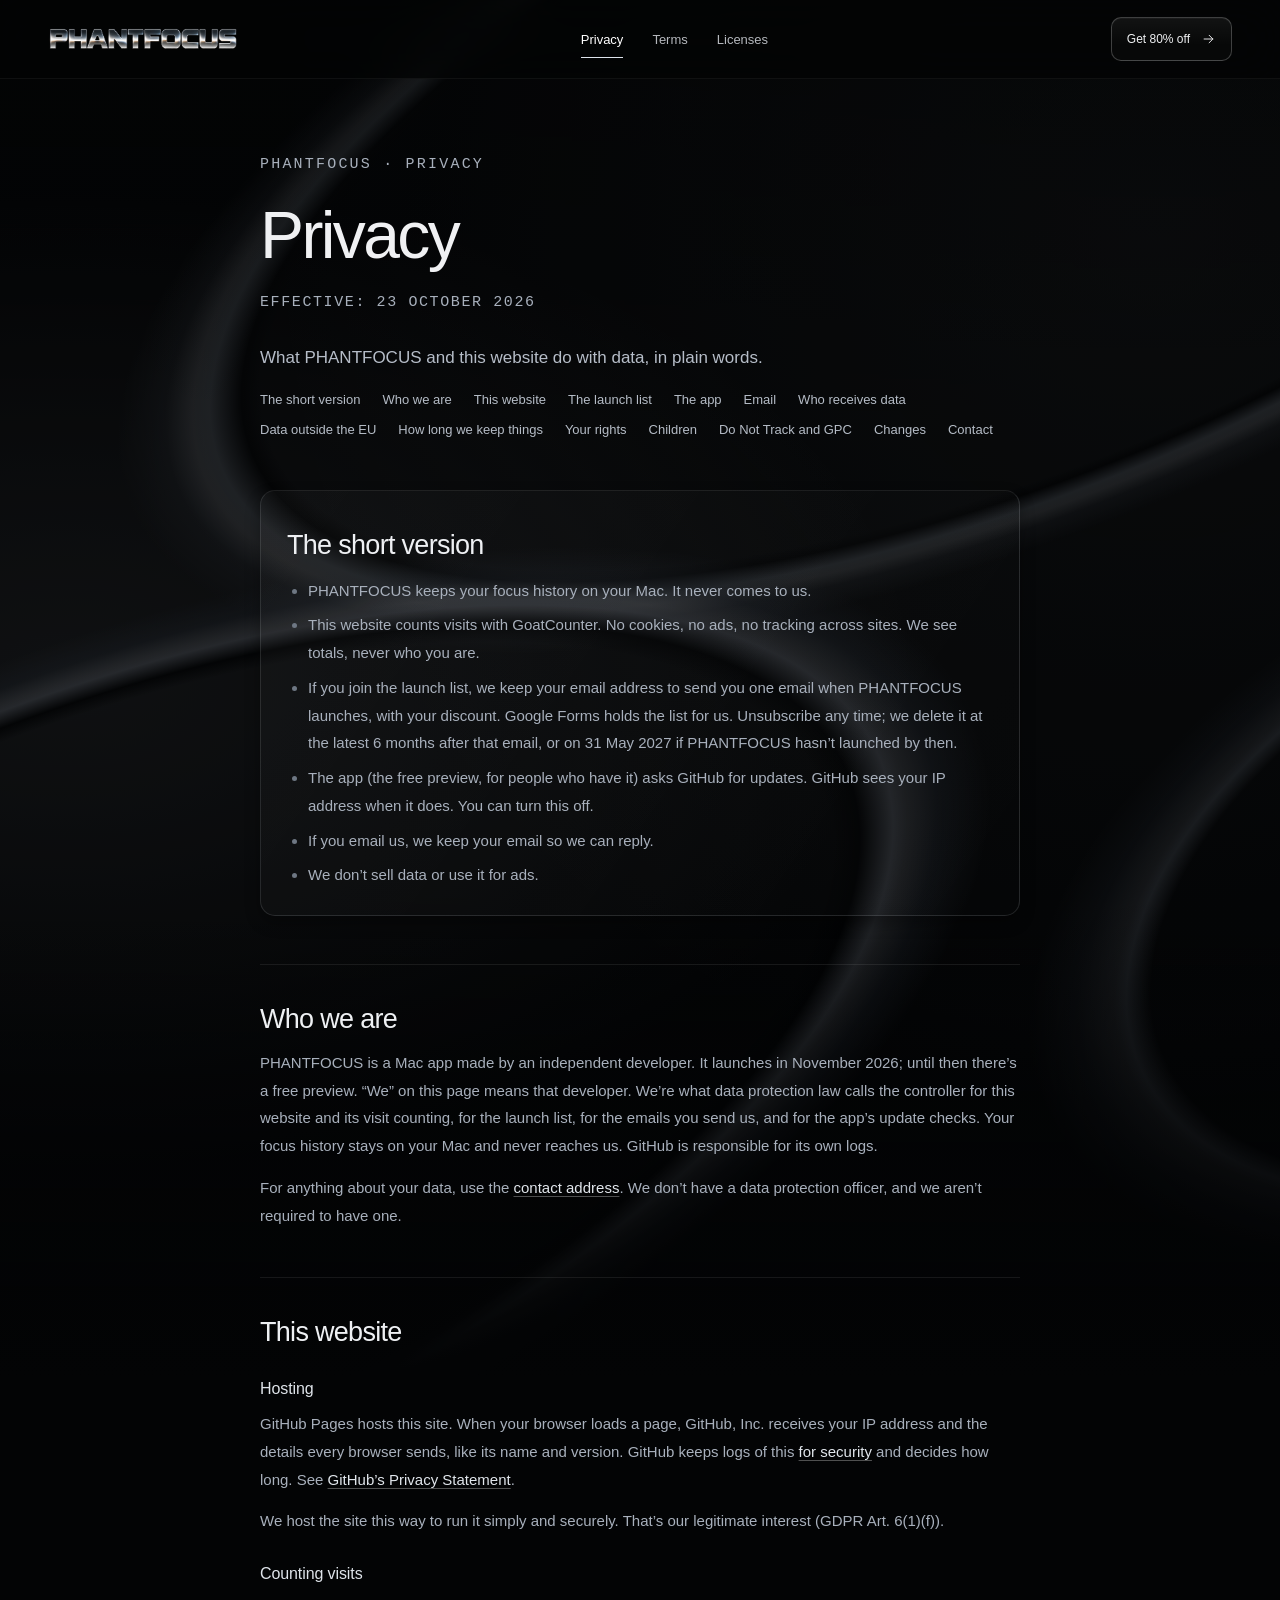
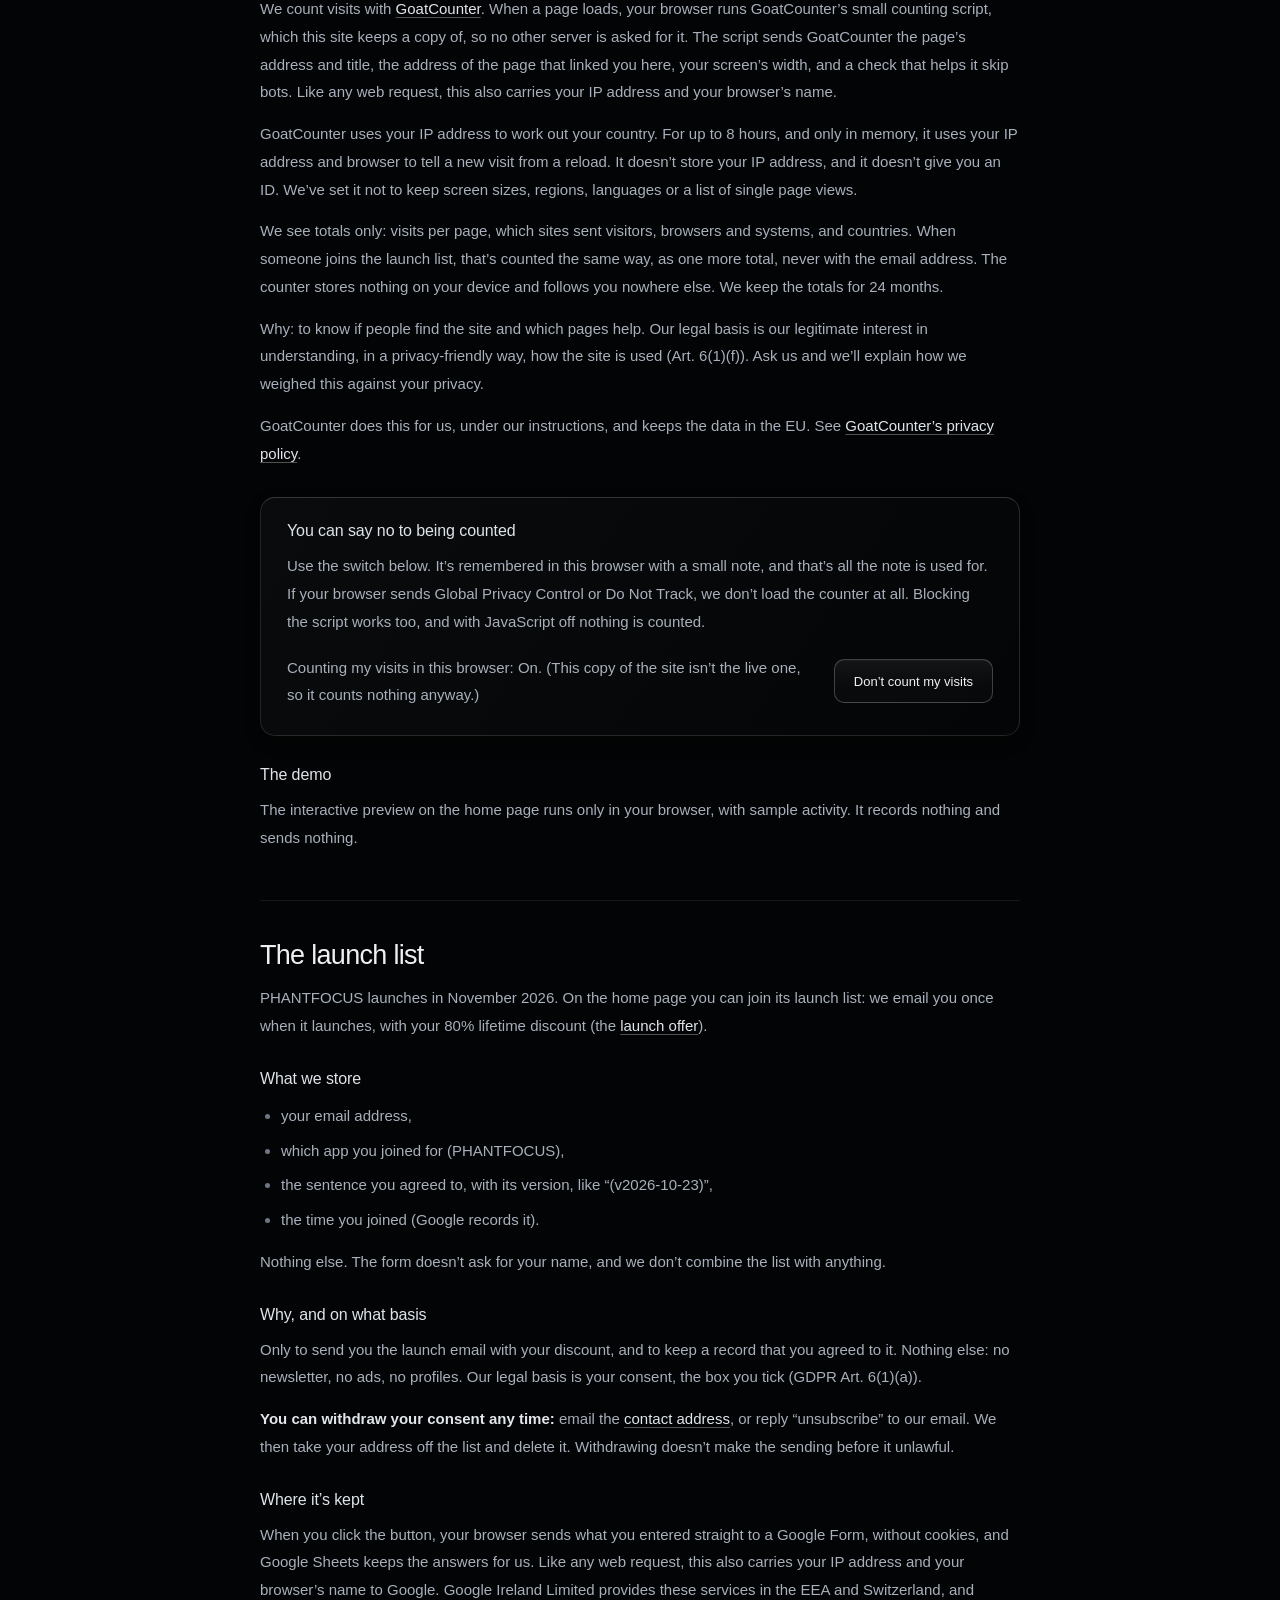
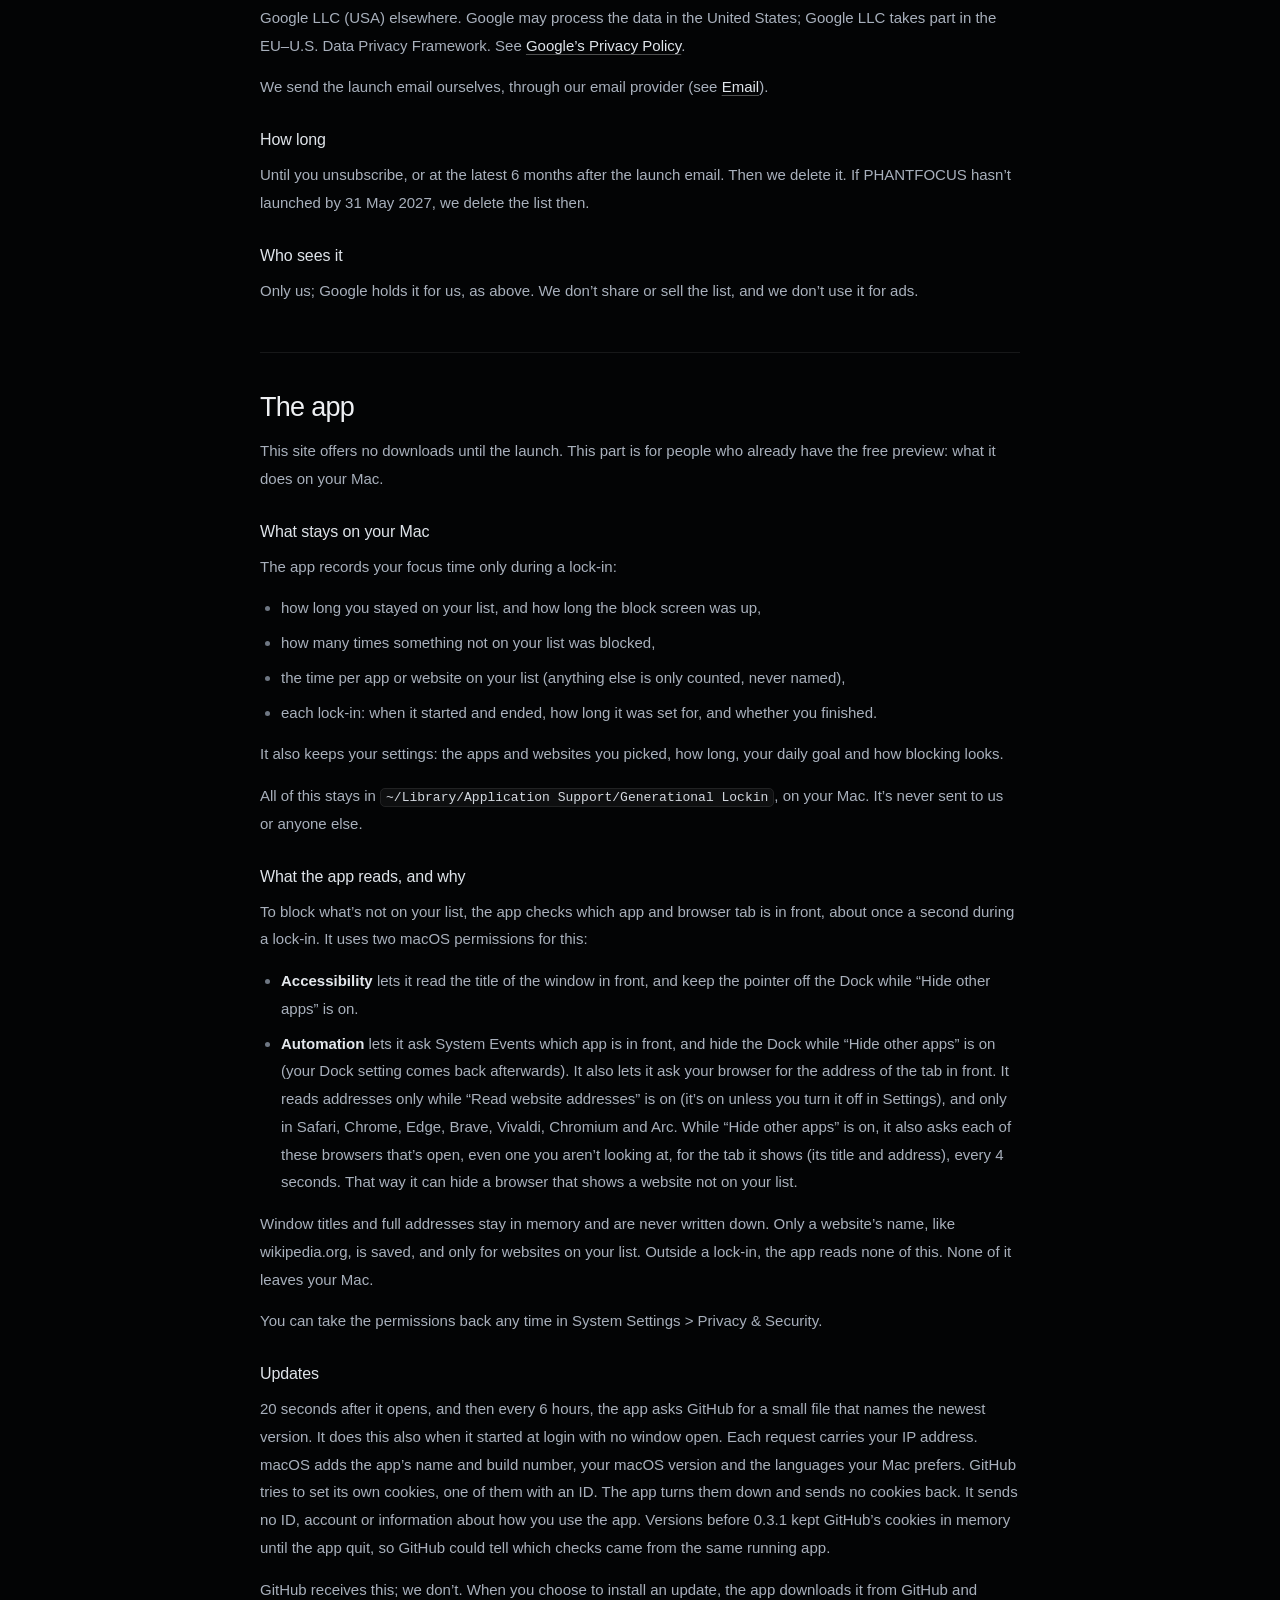
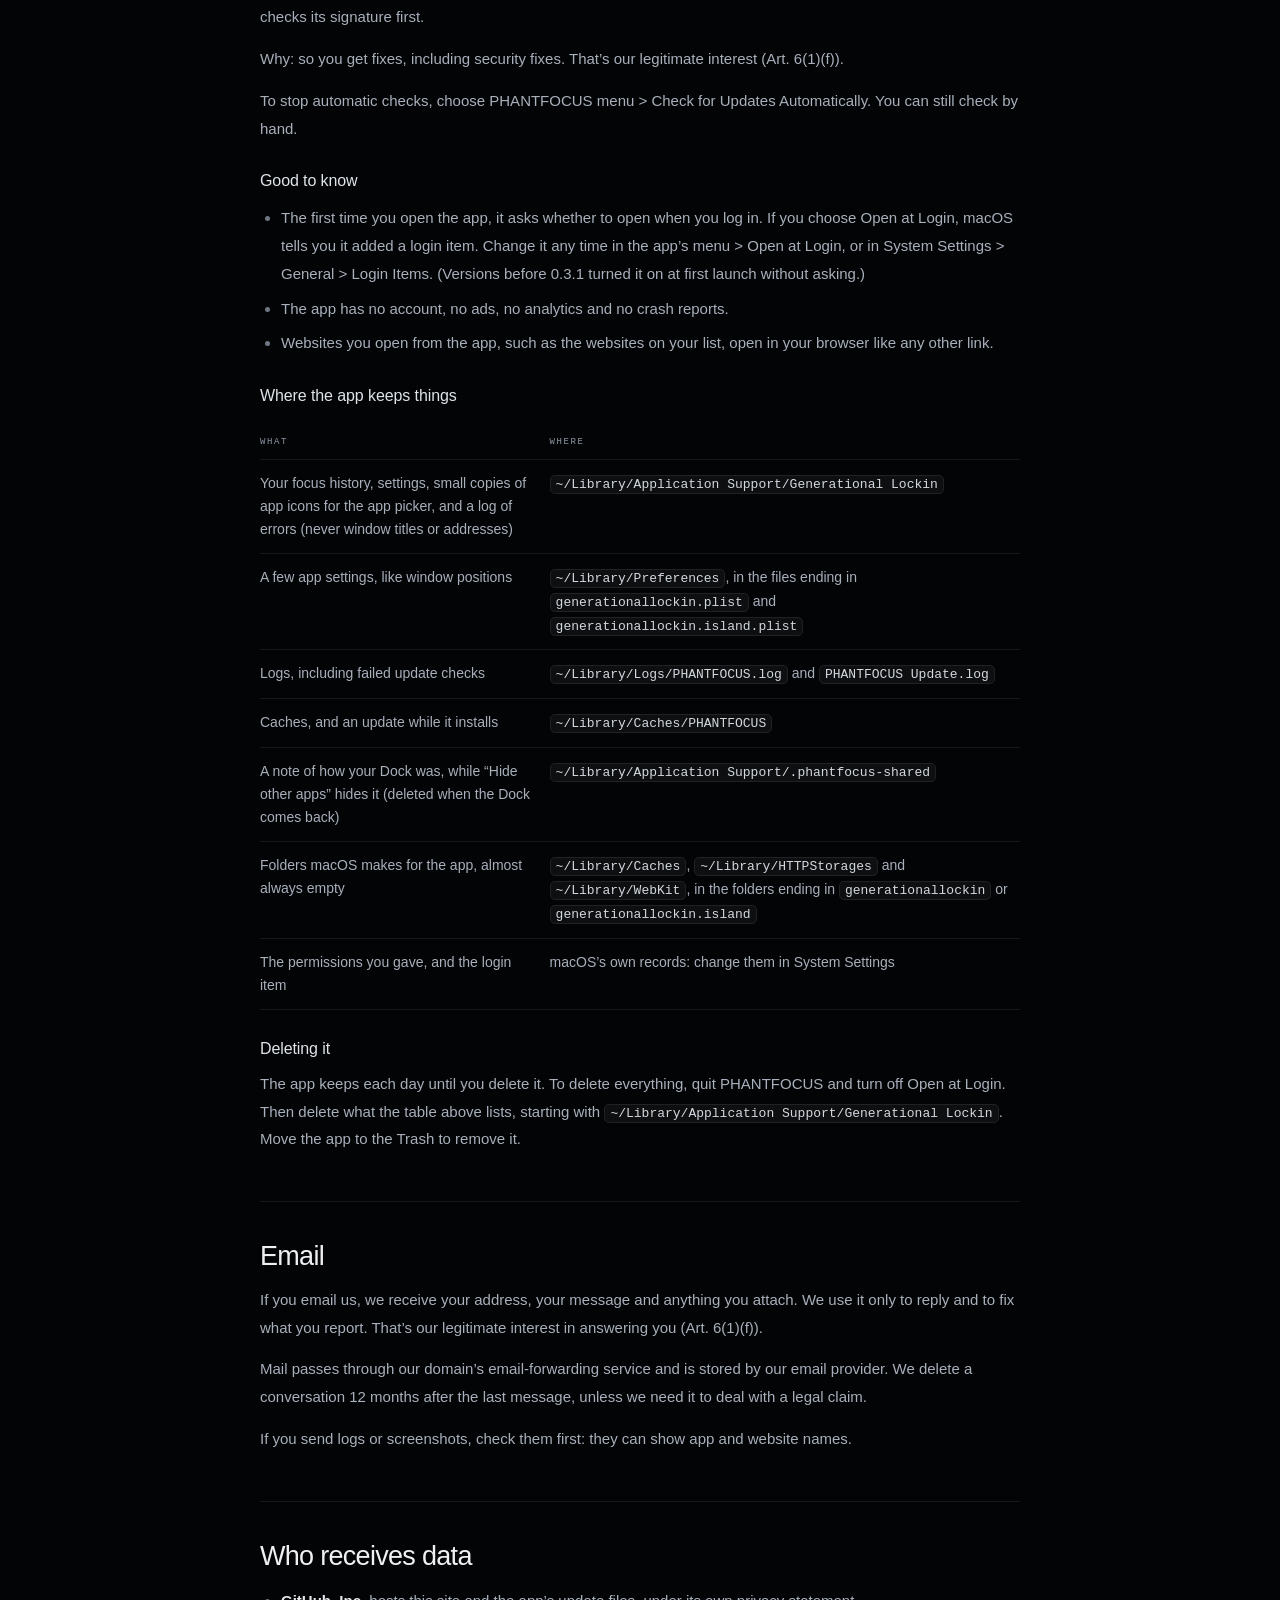
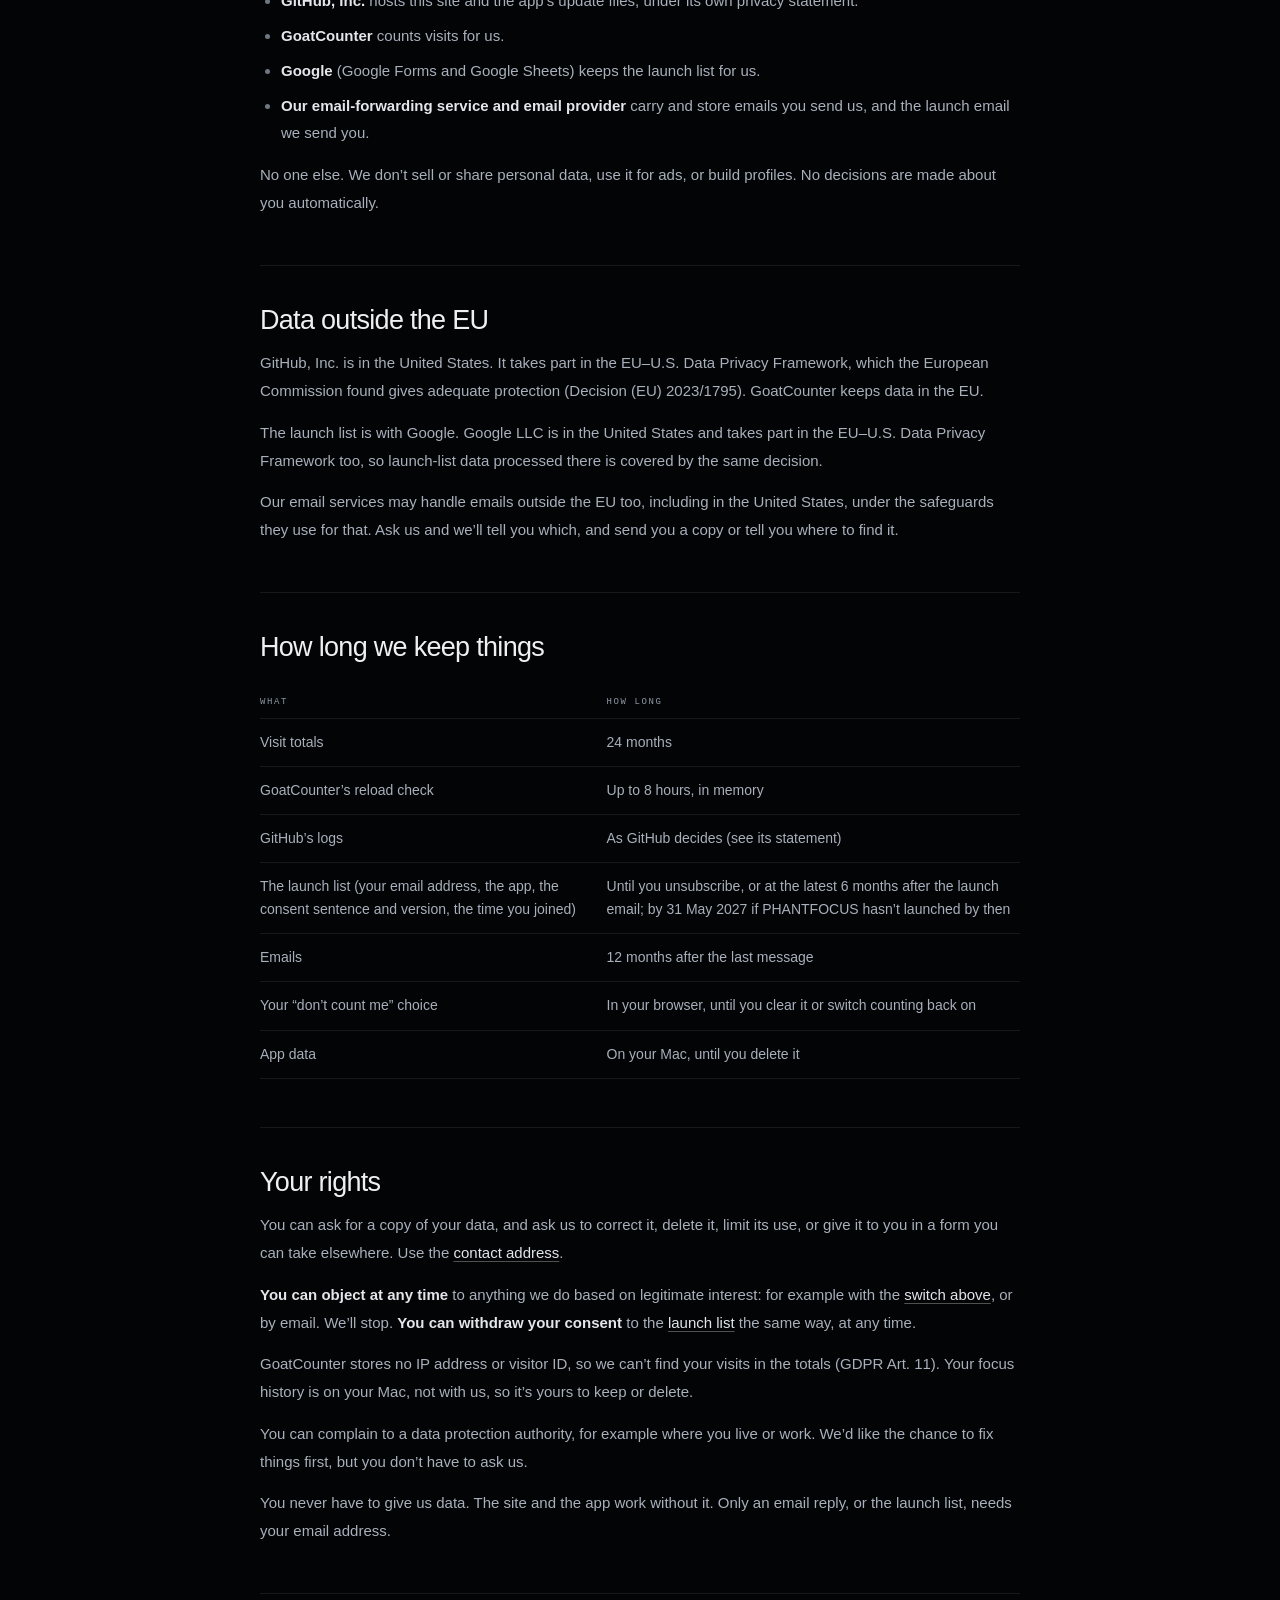
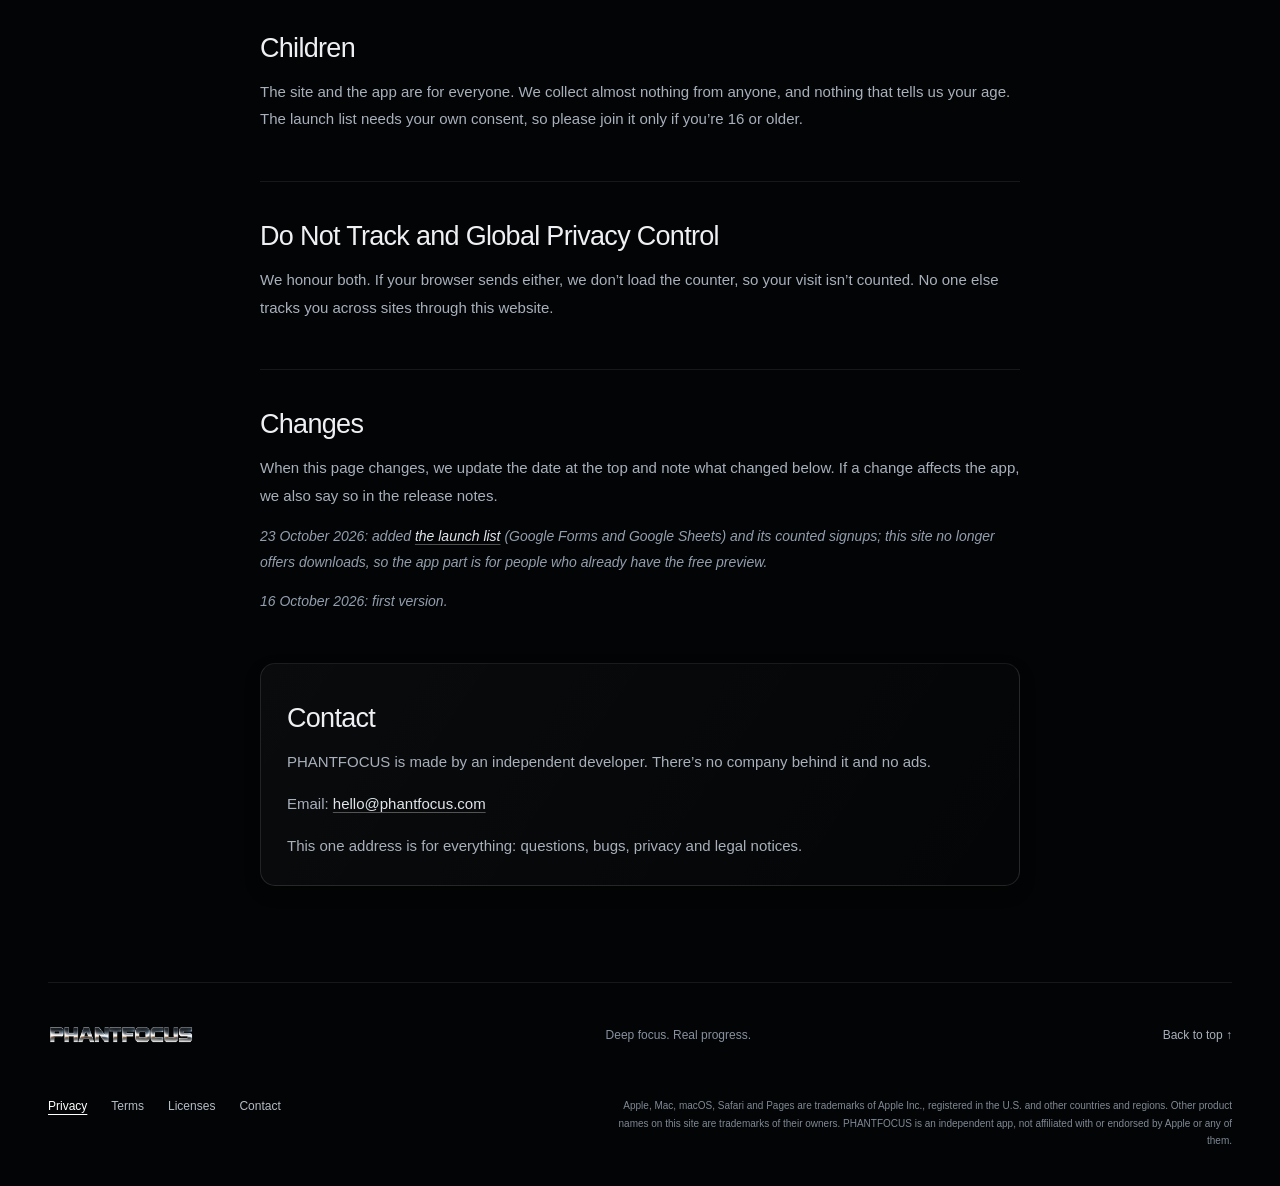
<file: privacy.html>
<!doctype html>
<html lang="en">
<head>
  <meta charset="utf-8">
  <meta name="viewport" content="width=device-width, initial-scale=1">
  <meta name="theme-color" content="#030405">
  <meta name="description" content="How PHANTFOCUS and this website handle data: your focus history stays on your Mac, the site counts visits without cookies, and the launch list keeps your email only for the launch email.">
  <title>Privacy — PHANTFOCUS</title>
  <link rel="canonical" href="https://phantfocus.com/privacy.html">
  <link rel="icon" type="image/svg+xml" href="assets/app-icon.svg?v=287266c7fa">
  <link rel="stylesheet" href="style.css?v=8a559ff484">
  <!-- Visit counting (GoatCounter, no cookies): analytics.js, explained on privacy.html. -->
  <script src="analytics.js?v=235a86ad43" defer></script>
</head>
<body>
  <a class="skip" href="#main">Skip to content</a>
  <div class="silk" aria-hidden="true"></div>
  <svg class="icon-library" xmlns="http://www.w3.org/2000/svg" aria-hidden="true"><defs>
    <symbol id="arrow" viewBox="0 0 24 24"><path d="M5 12h14m-6-6 6 6-6 6"/></symbol>
  </defs></svg>
  <div class="header-shell"><header class="site-header wrap">
    <a class="brand" href="index.html" aria-label="PHANTFOCUS home"><span class="chrome-wordmark"><img src="assets/phantfocus-chrome-wordmark.png?v=ff81012aa0" alt="PHANTFOCUS" width="2172" height="724"></span></a>
    <nav aria-label="Legal pages"><a href="privacy.html" aria-current="page">Privacy</a><a href="terms.html">Terms</a><a href="licenses.html">Licenses</a></nav>
    <a class="button button-small" href="index.html#join">Get 80% off <svg><use href="#arrow"/></svg></a>
  </header></div>
  <main id="main" class="legal-page wrap"><article class="legal">
    <p class="eyebrow">PHANTFOCUS · PRIVACY</p>
    <h1>Privacy</h1>
    <p class="legal-date">Effective: 23 October 2026</p>
    <p class="legal-lead">What PHANTFOCUS and this website do with data, in plain words.</p>
    <ul class="legal-toc" aria-label="On this page"><li><a href="#short">The short version</a></li><li><a href="#who">Who we are</a></li><li><a href="#website">This website</a></li><li><a href="#launch-list">The launch list</a></li><li><a href="#app">The app</a></li><li><a href="#email">Email</a></li><li><a href="#recipients">Who receives data</a></li><li><a href="#transfers">Data outside the EU</a></li><li><a href="#retention">How long we keep things</a></li><li><a href="#rights">Your rights</a></li><li><a href="#children">Children</a></li><li><a href="#signals">Do Not Track and GPC</a></li><li><a href="#changes">Changes</a></li><li><a href="#contact">Contact</a></li></ul>

    <section id="short" class="legal-box" aria-labelledby="short-title">
      <h2 id="short-title">The short version</h2>
      <ul>
        <li>PHANTFOCUS keeps your focus history on your Mac. It never comes to us.</li>
        <li>This website counts visits with GoatCounter. No cookies, no ads, no tracking across sites. We see totals, never who you are.</li>
        <li>If you join the launch list, we keep your email address to send you one email when PHANTFOCUS launches, with your discount. Google Forms holds the list for us. Unsubscribe any time; we delete it at the latest 6 months after that email, or on 31 May 2027 if PHANTFOCUS hasn’t launched by then.</li>
        <li>The app (the free preview, for people who have it) asks GitHub for updates. GitHub sees your IP address when it does. You can turn this off.</li>
        <li>If you email us, we keep your email so we can reply.</li>
        <li>We don’t sell data or use it for ads.</li>
      </ul>
    </section>

    <section id="who" aria-labelledby="who-title">
      <h2 id="who-title">Who we are</h2>
      <p>PHANTFOCUS is a Mac app made by an independent developer. It launches in November 2026; until then there’s a free preview. “We” on this page means that developer. We’re what data protection law calls the controller for this website and its visit counting, for the launch list, for the emails you send us, and for the app’s update checks. Your focus history stays on your Mac and never reaches us. GitHub is responsible for its own logs.</p>
      <p>For anything about your data, use the <a href="#contact">contact address</a>. We don’t have a data protection officer, and we aren’t required to have one.</p>
    </section>

    <section id="website" aria-labelledby="website-title">
      <h2 id="website-title">This website</h2>
      <h3>Hosting</h3>
      <p>GitHub Pages hosts this site. When your browser loads a page, GitHub, Inc. receives your IP address and the details every browser sends, like its name and version. GitHub keeps logs of this <a href="https://docs.github.com/en/pages/getting-started-with-github-pages/what-is-github-pages">for security</a> and decides how long. See <a href="https://docs.github.com/en/site-policy/privacy-policies/github-general-privacy-statement">GitHub’s Privacy Statement</a>.</p>
      <p>We host the site this way to run it simply and securely. That’s our legitimate interest (GDPR Art. 6(1)(f)).</p>
      <h3>Counting visits</h3>
      <p>We count visits with <a href="https://www.goatcounter.com/">GoatCounter</a>. When a page loads, your browser runs GoatCounter’s small counting script, which this site keeps a copy of, so no other server is asked for it. The script sends GoatCounter the page’s address and title, the address of the page that linked you here, your screen’s width, and a check that helps it skip bots. Like any web request, this also carries your IP address and your browser’s name.</p>
      <p>GoatCounter uses your IP address to work out your country. For up to 8 hours, and only in memory, it uses your IP address and browser to tell a new visit from a reload. It doesn’t store your IP address, and it doesn’t give you an ID. We’ve set it not to keep screen sizes, regions, languages or a list of single page views.</p>
      <p>We see totals only: visits per page, which sites sent visitors, browsers and systems, and countries. When someone joins the launch list, that’s counted the same way, as one more total, never with the email address. The counter stores nothing on your device and follows you nowhere else. We keep the totals for 24 months.</p>
      <p>Why: to know if people find the site and which pages help. Our legal basis is our legitimate interest in understanding, in a privacy-friendly way, how the site is used (Art. 6(1)(f)). Ask us and we’ll explain how we weighed this against your privacy.</p>
      <p>GoatCounter does this for us, under our instructions, and keeps the data in the EU. See <a href="https://www.goatcounter.com/help/privacy">GoatCounter’s privacy policy</a>.</p>
      <div class="legal-box" id="dont-count">
        <h3>You can say no to being counted</h3>
        <p>Use the switch below. It’s remembered in this browser with a small note, and that’s all the note is used for. If your browser sends Global Privacy Control or Do Not Track, we don’t load the counter at all. Blocking the script works too, and with JavaScript off nothing is counted.</p>
        <div class="count-switch"><p data-counting-status role="status">Counting needs JavaScript. With it off, nothing is counted.</p><button type="button" class="button" data-counting-toggle hidden>Don’t count my visits</button></div>
      </div>
      <h3>The demo</h3>
      <p>The interactive preview on the home page runs only in your browser, with sample activity. It records nothing and sends nothing.</p>
    </section>

    <section id="launch-list" aria-labelledby="launch-list-title">
      <h2 id="launch-list-title">The launch list</h2>
      <p>PHANTFOCUS launches in November 2026. On the home page you can join its launch list: we email you once when it launches, with your 80% lifetime discount (the <a href="terms.html#launch-offer">launch offer</a>).</p>
      <h3>What we store</h3>
      <ul>
        <li>your email address,</li>
        <li>which app you joined for (PHANTFOCUS),</li>
        <li>the sentence you agreed to, with its version, like “(v2026-10-23)”,</li>
        <li>the time you joined (Google records it).</li>
      </ul>
      <p>Nothing else. The form doesn’t ask for your name, and we don’t combine the list with anything.</p>
      <h3>Why, and on what basis</h3>
      <p>Only to send you the launch email with your discount, and to keep a record that you agreed to it. Nothing else: no newsletter, no ads, no profiles. Our legal basis is your consent, the box you tick (GDPR Art. 6(1)(a)).</p>
      <p><strong>You can withdraw your consent any time:</strong> email the <a href="#contact">contact address</a>, or reply “unsubscribe” to our email. We then take your address off the list and delete it. Withdrawing doesn’t make the sending before it unlawful.</p>
      <h3>Where it’s kept</h3>
      <p>When you click the button, your browser sends what you entered straight to a Google Form, without cookies, and Google Sheets keeps the answers for us. Like any web request, this also carries your IP address and your browser’s name to Google. Google Ireland Limited provides these services in the EEA and Switzerland, and Google LLC (USA) elsewhere. Google may process the data in the United States; Google LLC takes part in the EU–U.S. Data Privacy Framework. See <a href="https://policies.google.com/privacy">Google’s Privacy Policy</a>.</p>
      <p>We send the launch email ourselves, through our email provider (see <a href="#email">Email</a>).</p>
      <h3>How long</h3>
      <p>Until you unsubscribe, or at the latest 6 months after the launch email. Then we delete it. If PHANTFOCUS hasn’t launched by 31 May 2027, we delete the list then.</p>
      <h3>Who sees it</h3>
      <p>Only us; Google holds it for us, as above. We don’t share or sell the list, and we don’t use it for ads.</p>
    </section>

    <section id="app" aria-labelledby="app-title">
      <h2 id="app-title">The app</h2>
      <p>This site offers no downloads until the launch. This part is for people who already have the free preview: what it does on your Mac.</p>
      <h3>What stays on your Mac</h3>
      <p>The app records your focus time only during a lock-in:</p>
      <ul>
        <li>how long you stayed on your list, and how long the block screen was up,</li>
        <li>how many times something not on your list was blocked,</li>
        <li>the time per app or website on your list (anything else is only counted, never named),</li>
        <li>each lock-in: when it started and ended, how long it was set for, and whether you finished.</li>
      </ul>
      <p>It also keeps your settings: the apps and websites you picked, how long, your daily goal and how blocking looks.</p>
      <p>All of this stays in <code>~/Library/Application Support/Generational Lockin</code>, on your Mac. It’s never sent to us or anyone else.</p>
      <h3>What the app reads, and why</h3>
      <p>To block what’s not on your list, the app checks which app and browser tab is in front, about once a second during a lock-in. It uses two macOS permissions for this:</p>
      <ul>
        <li><strong>Accessibility</strong> lets it read the title of the window in front, and keep the pointer off the Dock while “Hide other apps” is on.</li>
        <li><strong>Automation</strong> lets it ask System Events which app is in front, and hide the Dock while “Hide other apps” is on (your Dock setting comes back afterwards). It also lets it ask your browser for the address of the tab in front. It reads addresses only while “Read website addresses” is on (it’s on unless you turn it off in Settings), and only in Safari, Chrome, Edge, Brave, Vivaldi, Chromium and Arc. While “Hide other apps” is on, it also asks each of these browsers that’s open, even one you aren’t looking at, for the tab it shows (its title and address), every 4 seconds. That way it can hide a browser that shows a website not on your list.</li>
      </ul>
      <p>Window titles and full addresses stay in memory and are never written down. Only a website’s name, like wikipedia.org, is saved, and only for websites on your list. Outside a lock-in, the app reads none of this. None of it leaves your Mac.</p>
      <p>You can take the permissions back any time in System Settings &gt; Privacy &amp; Security.</p>
      <h3>Updates</h3>
      <p>20 seconds after it opens, and then every 6 hours, the app asks GitHub for a small file that names the newest version. It does this also when it started at login with no window open. Each request carries your IP address. macOS adds the app’s name and build number, your macOS version and the languages your Mac prefers. GitHub tries to set its own cookies, one of them with an ID. The app turns them down and sends no cookies back. It sends no ID, account or information about how you use the app. Versions before 0.3.1 kept GitHub’s cookies in memory until the app quit, so GitHub could tell which checks came from the same running app.</p>
      <p>GitHub receives this; we don’t. When you choose to install an update, the app downloads it from GitHub and checks its signature first.</p>
      <p>Why: so you get fixes, including security fixes. That’s our legitimate interest (Art. 6(1)(f)).</p>
      <p>To stop automatic checks, choose PHANTFOCUS menu &gt; Check for Updates Automatically. You can still check by hand.</p>
      <h3>Good to know</h3>
      <ul>
        <li>The first time you open the app, it asks whether to open when you log in. If you choose Open at Login, macOS tells you it added a login item. Change it any time in the app’s menu &gt; Open at Login, or in System Settings &gt; General &gt; Login Items. (Versions before 0.3.1 turned it on at first launch without asking.)</li>
        <li>The app has no account, no ads, no analytics and no crash reports.</li>
        <li>Websites you open from the app, such as the websites on your list, open in your browser like any other link.</li>
      </ul>
      <h3>Where the app keeps things</h3>
      <table class="legal-table stack">
        <thead><tr><th scope="col">What</th><th scope="col">Where</th></tr></thead>
        <tbody>
          <tr><td>Your focus history, settings, small copies of app icons for the app picker, and a log of errors (never window titles or addresses)</td><td><code>~/Library/Application Support/Generational Lockin</code></td></tr>
          <tr><td>A few app settings, like window positions</td><td><code>~/Library/Preferences</code>, in the files ending in <code>generationallockin.plist</code> and <code>generationallockin.island.plist</code></td></tr>
          <tr><td>Logs, including failed update checks</td><td><code>~/Library/Logs/PHANTFOCUS.log</code> and <code>PHANTFOCUS Update.log</code></td></tr>
          <tr><td>Caches, and an update while it installs</td><td><code>~/Library/Caches/PHANTFOCUS</code></td></tr>
          <tr><td>A note of how your Dock was, while “Hide other apps” hides it (deleted when the Dock comes back)</td><td><code>~/Library/Application Support/.phantfocus-shared</code></td></tr>
          <tr><td>Folders macOS makes for the app, almost always empty</td><td><code>~/Library/Caches</code>, <code>~/Library/HTTPStorages</code> and <code>~/Library/WebKit</code>, in the folders ending in <code>generationallockin</code> or <code>generationallockin.island</code></td></tr>
          <tr><td>The permissions you gave, and the login item</td><td>macOS’s own records: change them in System Settings</td></tr>
        </tbody>
      </table>
      <h3>Deleting it</h3>
      <p>The app keeps each day until you delete it. To delete everything, quit PHANTFOCUS and turn off Open at Login. Then delete what the table above lists, starting with <code>~/Library/Application Support/Generational Lockin</code>. Move the app to the Trash to remove it.</p>
    </section>

    <section id="email" aria-labelledby="email-title">
      <h2 id="email-title">Email</h2>
      <p>If you email us, we receive your address, your message and anything you attach. We use it only to reply and to fix what you report. That’s our legitimate interest in answering you (Art. 6(1)(f)).</p>
      <p>Mail passes through our domain’s email-forwarding service and is stored by our email provider. We delete a conversation 12 months after the last message, unless we need it to deal with a legal claim.</p>
      <p>If you send logs or screenshots, check them first: they can show app and website names.</p>
    </section>

    <section id="recipients" aria-labelledby="recipients-title">
      <h2 id="recipients-title">Who receives data</h2>
      <ul>
        <li><strong>GitHub, Inc.</strong> hosts this site and the app’s update files, under its own privacy statement.</li>
        <li><strong>GoatCounter</strong> counts visits for us.</li>
        <li><strong>Google</strong> (Google Forms and Google Sheets) keeps the launch list for us.</li>
        <li><strong>Our email-forwarding service and email provider</strong> carry and store emails you send us, and the launch email we send you.</li>
      </ul>
      <p>No one else. We don’t sell or share personal data, use it for ads, or build profiles. No decisions are made about you automatically.</p>
    </section>

    <section id="transfers" aria-labelledby="transfers-title">
      <h2 id="transfers-title">Data outside the EU</h2>
      <p>GitHub, Inc. is in the United States. It takes part in the EU–U.S. Data Privacy Framework, which the European Commission found gives adequate protection (Decision (EU) 2023/1795). GoatCounter keeps data in the EU.</p>
      <p>The launch list is with Google. Google LLC is in the United States and takes part in the EU–U.S. Data Privacy Framework too, so launch-list data processed there is covered by the same decision.</p>
      <p>Our email services may handle emails outside the EU too, including in the United States, under the safeguards they use for that. Ask us and we’ll tell you which, and send you a copy or tell you where to find it.</p>
    </section>

    <section id="retention" aria-labelledby="retention-title">
      <h2 id="retention-title">How long we keep things</h2>
      <table class="legal-table">
        <thead><tr><th scope="col">What</th><th scope="col">How long</th></tr></thead>
        <tbody>
          <tr><td>Visit totals</td><td>24 months</td></tr>
          <tr><td>GoatCounter’s reload check</td><td>Up to 8 hours, in memory</td></tr>
          <tr><td>GitHub’s logs</td><td>As GitHub decides (see its statement)</td></tr>
          <tr><td>The launch list (your email address, the app, the consent sentence and version, the time you joined)</td><td>Until you unsubscribe, or at the latest 6 months after the launch email; by 31 May 2027 if PHANTFOCUS hasn’t launched by then</td></tr>
          <tr><td>Emails</td><td>12 months after the last message</td></tr>
          <tr><td>Your “don’t count me” choice</td><td>In your browser, until you clear it or switch counting back on</td></tr>
          <tr><td>App data</td><td>On your Mac, until you delete it</td></tr>
        </tbody>
      </table>
    </section>

    <section id="rights" aria-labelledby="rights-title">
      <h2 id="rights-title">Your rights</h2>
      <p>You can ask for a copy of your data, and ask us to correct it, delete it, limit its use, or give it to you in a form you can take elsewhere. Use the <a href="#contact">contact address</a>.</p>
      <p><strong>You can object at any time</strong> to anything we do based on legitimate interest: for example with the <a href="#dont-count">switch above</a>, or by email. We’ll stop. <strong>You can withdraw your consent</strong> to the <a href="#launch-list">launch list</a> the same way, at any time.</p>
      <p>GoatCounter stores no IP address or visitor ID, so we can’t find your visits in the totals (GDPR Art. 11). Your focus history is on your Mac, not with us, so it’s yours to keep or delete.</p>
      <p>You can complain to a data protection authority, for example where you live or work. We’d like the chance to fix things first, but you don’t have to ask us.</p>
      <p>You never have to give us data. The site and the app work without it. Only an email reply, or the launch list, needs your email address.</p>
    </section>

    <section id="children" aria-labelledby="children-title">
      <h2 id="children-title">Children</h2>
      <p>The site and the app are for everyone. We collect almost nothing from anyone, and nothing that tells us your age. The launch list needs your own consent, so please join it only if you’re 16 or older.</p>
    </section>

    <section id="signals" aria-labelledby="signals-title">
      <h2 id="signals-title">Do Not Track and Global Privacy Control</h2>
      <p>We honour both. If your browser sends either, we don’t load the counter, so your visit isn’t counted. No one else tracks you across sites through this website.</p>
    </section>

    <section id="changes" aria-labelledby="changes-title">
      <h2 id="changes-title">Changes</h2>
      <p>When this page changes, we update the date at the top and note what changed below. If a change affects the app, we also say so in the release notes.</p>
      <p class="legal-changes">23 October 2026: added <a href="#launch-list">the launch list</a> (Google Forms and Google Sheets) and its counted signups; this site no longer offers downloads, so the app part is for people who already have the free preview.</p>
      <p class="legal-changes">16 October 2026: first version.</p>
    </section>

    <!-- The contact address: the one place it is written on this site. Every other page links here (privacy.html#contact). -->
    <section id="contact" class="legal-box" aria-labelledby="contact-title">
      <h2 id="contact-title">Contact</h2>
      <p>PHANTFOCUS is made by an independent developer. There’s no company behind it and no ads.</p>
      <p>Email: <a href="mailto:hello@phantfocus.com">hello@phantfocus.com</a></p>
      <p>This one address is for everything: questions, bugs, privacy and legal notices.</p>
    </section>
  </article></main>
  <footer class="page-footer"><div class="site-footer wrap"><a class="brand" href="index.html" aria-label="PHANTFOCUS home"><span class="chrome-wordmark"><img src="assets/phantfocus-chrome-wordmark.png?v=ff81012aa0" width="2172" height="724" alt="PHANTFOCUS"></span></a><p>Deep focus. Real progress.</p><a href="#main">Back to top ↑</a></div><div class="footer-legal wrap"><nav class="legal-links" aria-label="Legal"><a href="privacy.html" aria-current="page">Privacy</a><a href="terms.html">Terms</a><a href="licenses.html">Licenses</a><a href="privacy.html#contact">Contact</a></nav><p class="legal-note">Apple, Mac, macOS, Safari and Pages are trademarks of Apple Inc., registered in the U.S. and other countries and regions. Other product names on this site are trademarks of their owners. PHANTFOCUS is an independent app, not affiliated with or endorsed by Apple or any of them.</p></div></footer>
</body>
</html>
</file>
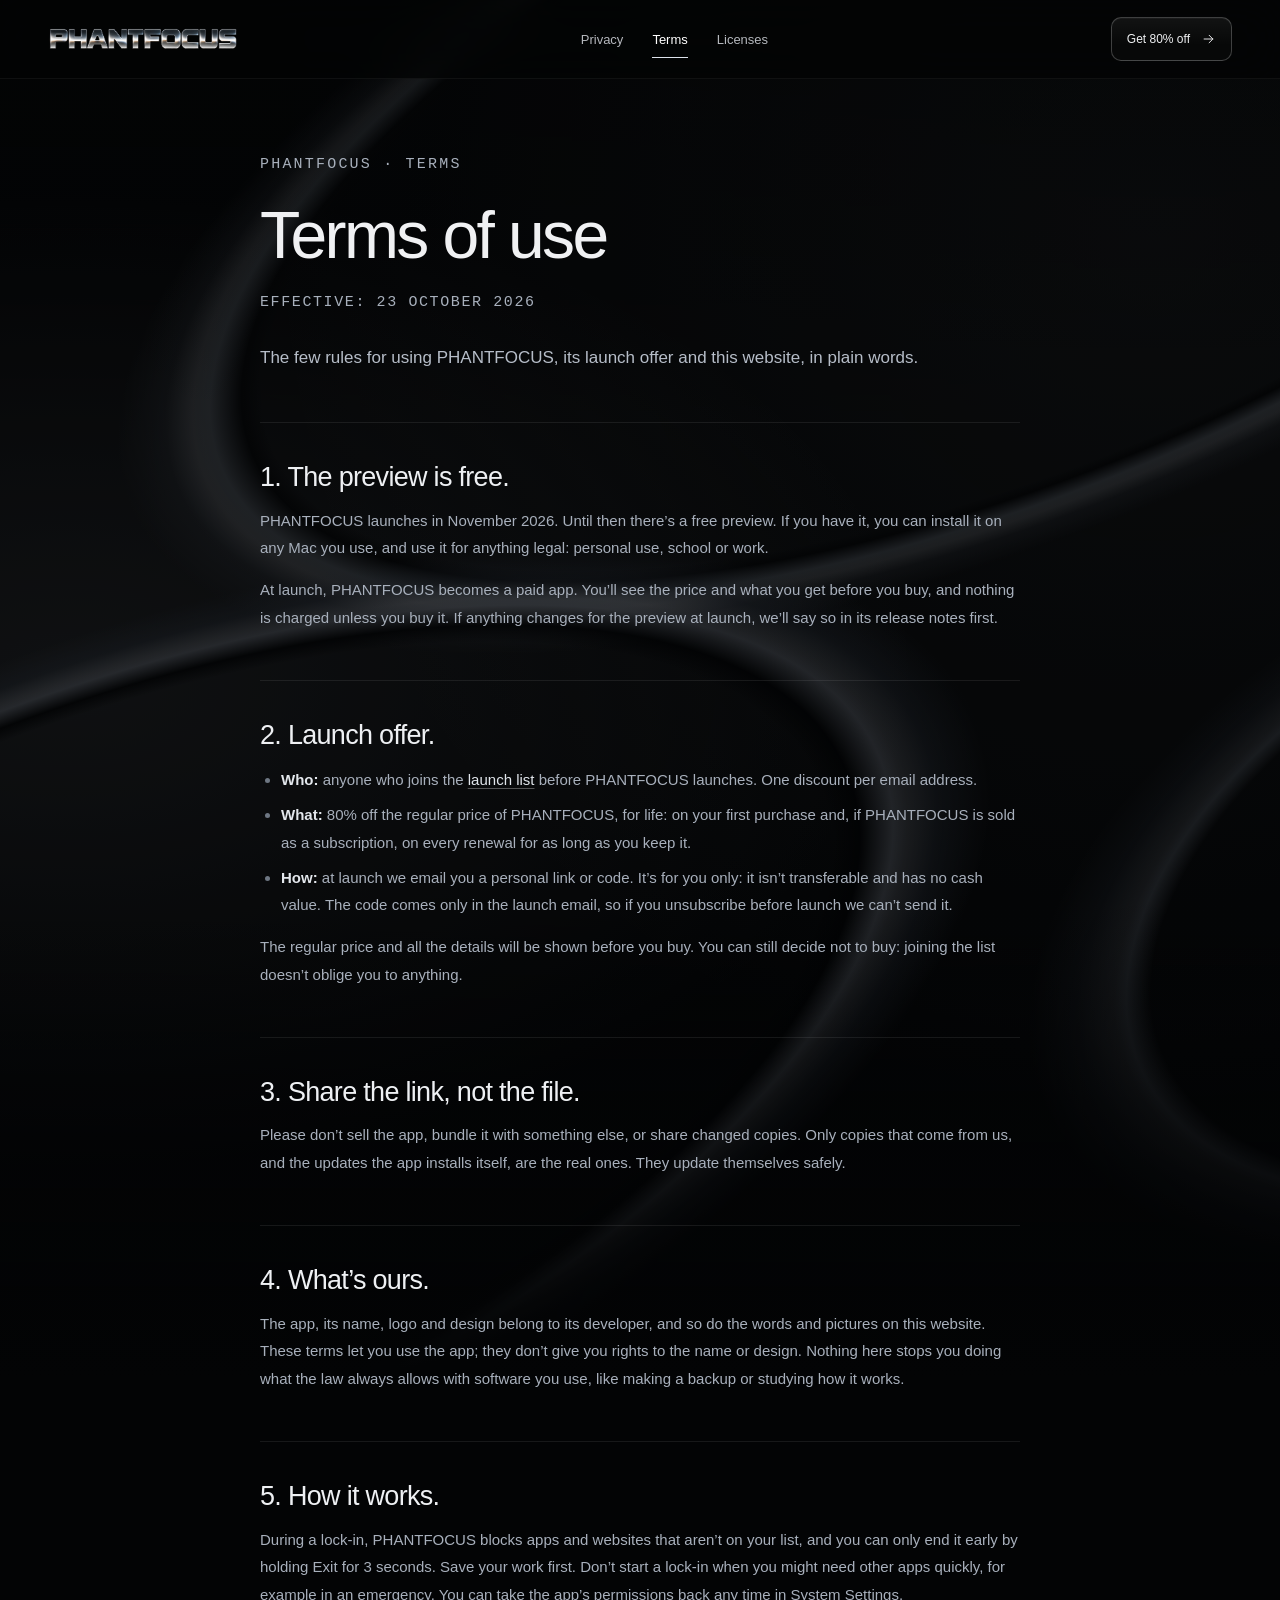
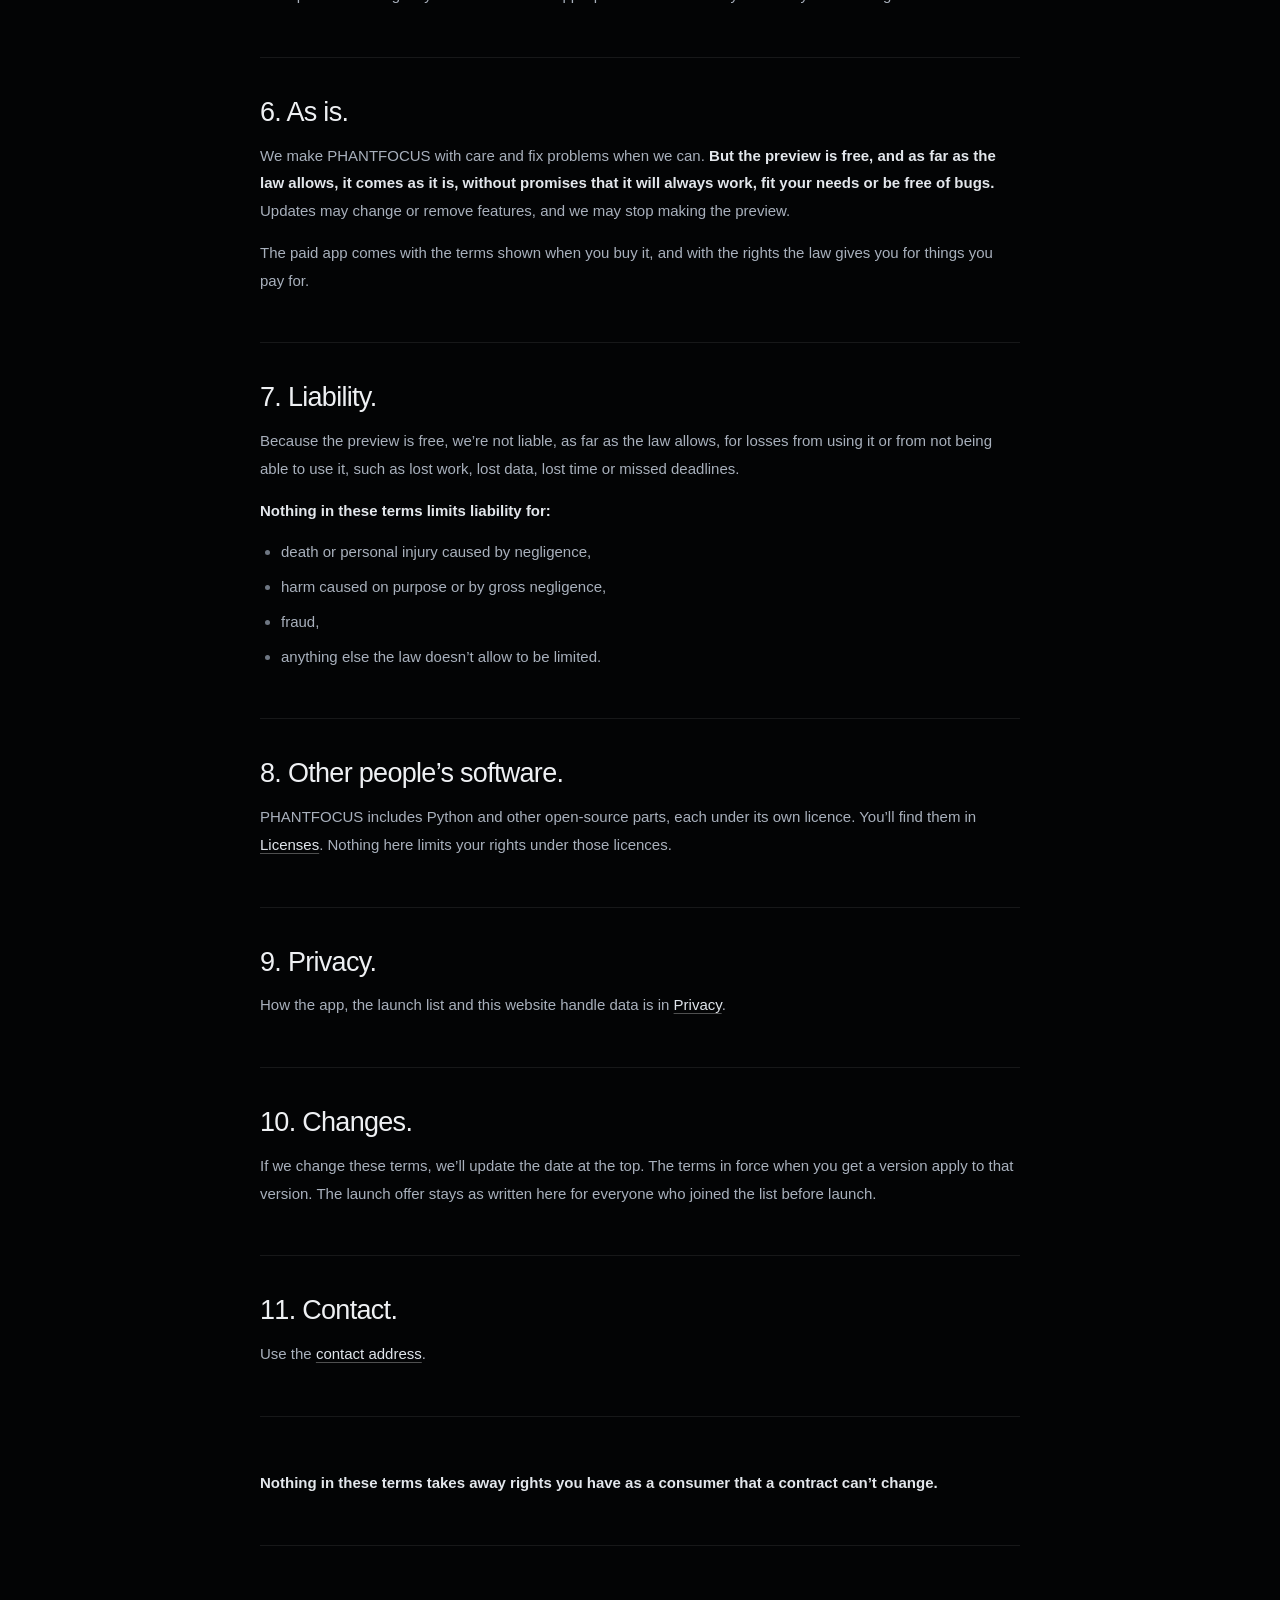
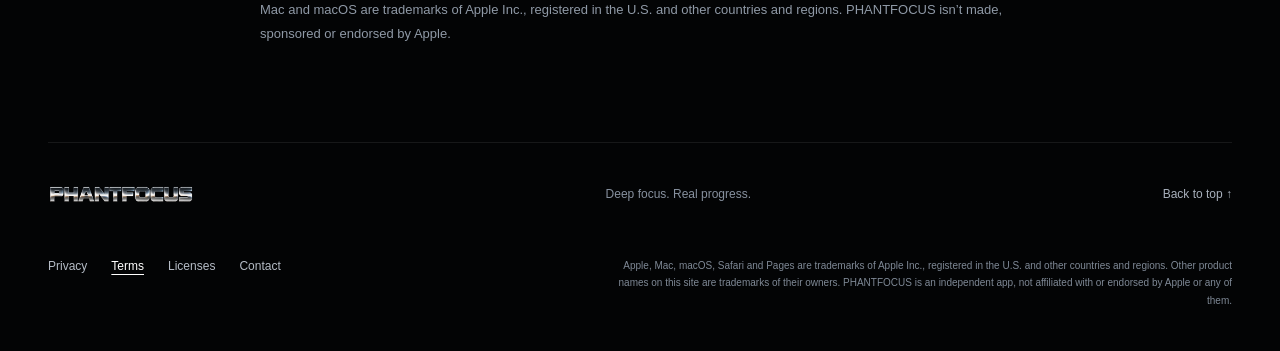
<file: terms.html>
<!doctype html>
<html lang="en">
<head>
  <meta charset="utf-8">
  <meta name="viewport" content="width=device-width, initial-scale=1">
  <meta name="theme-color" content="#030405">
  <meta name="description" content="The terms for PHANTFOCUS, a Mac app launching in November 2026: its free preview, the launch offer of 80% off for life, and this website.">
  <title>Terms of use — PHANTFOCUS</title>
  <link rel="canonical" href="https://phantfocus.com/terms.html">
  <link rel="icon" type="image/svg+xml" href="assets/app-icon.svg?v=287266c7fa">
  <link rel="stylesheet" href="style.css?v=8a559ff484">
  <!-- Visit counting (GoatCounter, no cookies): analytics.js, explained on privacy.html. -->
  <script src="analytics.js?v=235a86ad43" defer></script>
</head>
<body>
  <a class="skip" href="#main">Skip to content</a>
  <div class="silk" aria-hidden="true"></div>
  <svg class="icon-library" xmlns="http://www.w3.org/2000/svg" aria-hidden="true"><defs>
    <symbol id="arrow" viewBox="0 0 24 24"><path d="M5 12h14m-6-6 6 6-6 6"/></symbol>
  </defs></svg>
  <div class="header-shell"><header class="site-header wrap">
    <a class="brand" href="index.html" aria-label="PHANTFOCUS home"><span class="chrome-wordmark"><img src="assets/phantfocus-chrome-wordmark.png?v=ff81012aa0" alt="PHANTFOCUS" width="2172" height="724"></span></a>
    <nav aria-label="Legal pages"><a href="privacy.html">Privacy</a><a href="terms.html" aria-current="page">Terms</a><a href="licenses.html">Licenses</a></nav>
    <a class="button button-small" href="index.html#join">Get 80% off <svg><use href="#arrow"/></svg></a>
  </header></div>
  <main id="main" class="legal-page wrap"><article class="legal">
    <p class="eyebrow">PHANTFOCUS · TERMS</p>
    <h1>Terms of use</h1>
    <p class="legal-date">Effective: 23 October 2026</p>
    <p class="legal-lead">The few rules for using PHANTFOCUS, its launch offer and this website, in plain words.</p>

    <section id="free" aria-labelledby="free-title">
      <h2 id="free-title">1. The preview is free.</h2>
      <p>PHANTFOCUS launches in November 2026. Until then there’s a free preview. If you have it, you can install it on any Mac you use, and use it for anything legal: personal use, school or work.</p>
      <p>At launch, PHANTFOCUS becomes a paid app. You’ll see the price and what you get before you buy, and nothing is charged unless you buy it. If anything changes for the preview at launch, we’ll say so in its release notes first.</p>
    </section>

    <section id="launch-offer" aria-labelledby="launch-offer-title">
      <h2 id="launch-offer-title">2. Launch offer.</h2>
      <ul>
        <li><strong>Who:</strong> anyone who joins the <a href="privacy.html#launch-list">launch list</a> before PHANTFOCUS launches. One discount per email address.</li>
        <li><strong>What:</strong> 80% off the regular price of PHANTFOCUS, for life: on your first purchase and, if PHANTFOCUS is sold as a subscription, on every renewal for as long as you keep it.</li>
        <li><strong>How:</strong> at launch we email you a personal link or code. It’s for you only: it isn’t transferable and has no cash value. The code comes only in the launch email, so if you unsubscribe before launch we can’t send it.</li>
      </ul>
      <p>The regular price and all the details will be shown before you buy. You can still decide not to buy: joining the list doesn’t oblige you to anything.</p>
    </section>

    <section id="share" aria-labelledby="share-title">
      <h2 id="share-title">3. Share the link, not the file.</h2>
      <p>Please don’t sell the app, bundle it with something else, or share changed copies. Only copies that come from us, and the updates the app installs itself, are the real ones. They update themselves safely.</p>
    </section>

    <section id="ours" aria-labelledby="ours-title">
      <h2 id="ours-title">4. What’s ours.</h2>
      <p>The app, its name, logo and design belong to its developer, and so do the words and pictures on this website. These terms let you use the app; they don’t give you rights to the name or design. Nothing here stops you doing what the law always allows with software you use, like making a backup or studying how it works.</p>
    </section>

    <section id="how" aria-labelledby="how-title">
      <h2 id="how-title">5. How it works.</h2>
      <p>During a lock-in, PHANTFOCUS blocks apps and websites that aren’t on your list, and you can only end it early by holding Exit for 3 seconds. Save your work first. Don’t start a lock-in when you might need other apps quickly, for example in an emergency. You can take the app’s permissions back any time in System Settings.</p>
    </section>

    <section id="as-is" aria-labelledby="as-is-title">
      <h2 id="as-is-title">6. As is.</h2>
      <p>We make PHANTFOCUS with care and fix problems when we can. <strong>But the preview is free, and as far as the law allows, it comes as it is, without promises that it will always work, fit your needs or be free of bugs.</strong> Updates may change or remove features, and we may stop making the preview.</p>
      <p>The paid app comes with the terms shown when you buy it, and with the rights the law gives you for things you pay for.</p>
    </section>

    <section id="liability" aria-labelledby="liability-title">
      <h2 id="liability-title">7. Liability.</h2>
      <p>Because the preview is free, we’re not liable, as far as the law allows, for losses from using it or from not being able to use it, such as lost work, lost data, lost time or missed deadlines.</p>
      <p><strong>Nothing in these terms limits liability for:</strong></p>
      <ul>
        <li>death or personal injury caused by negligence,</li>
        <li>harm caused on purpose or by gross negligence,</li>
        <li>fraud,</li>
        <li>anything else the law doesn’t allow to be limited.</li>
      </ul>
    </section>

    <section id="others" aria-labelledby="others-title">
      <h2 id="others-title">8. Other people’s software.</h2>
      <p>PHANTFOCUS includes Python and other open-source parts, each under its own licence. You’ll find them in <a href="licenses.html">Licenses</a>. Nothing here limits your rights under those licences.</p>
    </section>

    <section id="privacy" aria-labelledby="privacy-title">
      <h2 id="privacy-title">9. Privacy.</h2>
      <p>How the app, the launch list and this website handle data is in <a href="privacy.html">Privacy</a>.</p>
    </section>

    <section id="changes" aria-labelledby="changes-title">
      <h2 id="changes-title">10. Changes.</h2>
      <p>If we change these terms, we’ll update the date at the top. The terms in force when you get a version apply to that version. The launch offer stays as written here for everyone who joined the list before launch.</p>
    </section>

    <section id="contact" aria-labelledby="contact-title">
      <h2 id="contact-title">11. Contact.</h2>
      <p>Use the <a href="privacy.html#contact">contact address</a>.</p>
    </section>

    <section aria-label="Your rights as a consumer">
      <p><strong>Nothing in these terms takes away rights you have as a consumer that a contract can’t change.</strong></p>
    </section>

    <section aria-label="Trademarks">
      <p class="legal-fine">Mac and macOS are trademarks of Apple Inc., registered in the U.S. and other countries and regions. PHANTFOCUS isn’t made, sponsored or endorsed by Apple.</p>
    </section>
  </article></main>
  <footer class="page-footer"><div class="site-footer wrap"><a class="brand" href="index.html" aria-label="PHANTFOCUS home"><span class="chrome-wordmark"><img src="assets/phantfocus-chrome-wordmark.png?v=ff81012aa0" width="2172" height="724" alt="PHANTFOCUS"></span></a><p>Deep focus. Real progress.</p><a href="#main">Back to top ↑</a></div><div class="footer-legal wrap"><nav class="legal-links" aria-label="Legal"><a href="privacy.html">Privacy</a><a href="terms.html" aria-current="page">Terms</a><a href="licenses.html">Licenses</a><a href="privacy.html#contact">Contact</a></nav><p class="legal-note">Apple, Mac, macOS, Safari and Pages are trademarks of Apple Inc., registered in the U.S. and other countries and regions. Other product names on this site are trademarks of their owners. PHANTFOCUS is an independent app, not affiliated with or endorsed by Apple or any of them.</p></div></footer>
</body>
</html>
</file>
<file: style.css>
@charset "UTF-8";
:root{color-scheme:dark;--bg:#030405;--ink:#f0f1f3;--muted:#a3a7ad;--line:rgba(225,231,240,.14);--glass:rgba(255,255,255,.023);font-family:-apple-system,BlinkMacSystemFont,"Segoe UI",sans-serif;font-synthesis:none;scroll-behavior:smooth;scroll-padding-top:34px}
*{box-sizing:border-box}body{margin:0;background:var(--bg);color:var(--ink);-webkit-font-smoothing:antialiased}a{color:inherit;text-decoration:none}button,input{font:inherit}button,a,input,summary{-webkit-tap-highlight-color:transparent}button{cursor:pointer}button:disabled{cursor:default;opacity:.45}a,button,summary{touch-action:manipulation}svg{width:20px;height:20px;fill:none;stroke:currentColor;stroke-width:1.5;stroke-linecap:round;stroke-linejoin:round;flex:none}h1,h2,h3,p{margin:0}button:focus-visible,a:focus-visible,summary:focus-visible,input:focus-visible{outline:2px solid #fff;outline-offset:5px}::selection{background:#c1c5ca;color:#07090b}.icon-library{position:absolute;width:0;height:0;overflow:hidden}.wrap{width:min(1120px,calc(100% - 80px));margin-inline:auto}.silk{position:absolute;top:0;left:0;width:100%;height:1550px;overflow:hidden;pointer-events:none;z-index:-1;background:radial-gradient(ellipse at 90% 17%,#b9c2ca10 0,transparent 55%),radial-gradient(ellipse at 5% 49%,#c0c6d01b 0,transparent 50%)}.silk:before,.app-window:before{content:"";position:absolute;inset:-20%;transform:rotate(-23deg);pointer-events:none;background:radial-gradient(ellipse 72% 37% at 97% 78%,transparent 39%,#444a5280 41%,#a0a7b426 42%,#1a1e2466 45%,transparent 49%),radial-gradient(ellipse 105% 43% at 12% 58%,transparent 43%,#010203c9 44.6%,#5b606985 46.5%,#aeb5c231 47.3%,#262c3566 49%,transparent 52%),radial-gradient(ellipse 95% 36% at 82% 31%,transparent 48%,#050607 49.2%,#454b5194 51.2%,#afb4bd33 52.3%,#282c3255 54%,transparent 57%)}.silk:after{content:"";position:absolute;inset:0;background:linear-gradient(180deg,#03040550,transparent 30%,transparent 65%,var(--bg))}.skip{position:fixed;top:-100px;left:20px;z-index:100;background:white;color:black;padding:16px;border-radius:8px}.skip:focus{top:16px}.site-header{height:102px;display:flex;align-items:center;justify-content:space-between;gap:30px}.brand{width:185px;display:block;flex:none}.chrome-wordmark{display:block;position:relative;overflow:hidden;aspect-ratio:2130/254}.chrome-wordmark img{display:block;width:101.972%;max-width:none;height:auto;position:absolute;top:-85.827%;left:-1.033%}.site-header nav{display:flex;gap:31px;font-size:12px;color:#b5b8bd}.site-header nav a{transition:color .2s}.site-header nav a:hover{color:#fff}.button{display:inline-flex;align-items:center;justify-content:center;gap:11px;min-height:48px;border:1px solid #ffffff38;border-radius:10px;background:linear-gradient(180deg,#ffffff0b,transparent 65%),#ffffff05;color:var(--ink);font-weight:500;font-size:13px;padding:0 19px;box-shadow:inset 0 1px 0 #ffffff0a;transition:background .2s,transform .2s,border-color .2s}.button:hover{background-color:#ffffff10;border-color:#ffffff65;transform:translateY(-1px)}.button-small{min-height:38px;font-size:11px;padding:0 15px}.button-small svg{width:15px}.button-primary{min-height:53px;color:#101215;border-color:#c5c7cb;background:linear-gradient(175deg,#fff,#d0d2d5);padding:0 24px;box-shadow:0 4px 24px #ffffff09,inset 0 1px 0 #fff;font-size:13px;letter-spacing:-.1px}.button-primary:hover{background:linear-gradient(175deg,#fff,#f0f1f2);border-color:white}.hero{text-align:center;padding-top:65px}.eyebrow{font-family:ui-monospace,"SF Mono",Menlo,monospace;font-size:9px;letter-spacing:2.2px;font-weight:500;color:#b2b6bc;line-height:1.5}.status-dot{width:5px;height:5px;display:inline-block;background:#d7dce2;border-radius:50%;vertical-align:2px;margin-right:8px;box-shadow:0 0 10px #d7dce277}.hero h1{font-size:clamp(58px,6.9vw,94px);font-weight:500;letter-spacing:-5.3px;line-height:1.04;margin:25px 0 23px}.hero h1 span{background:linear-gradient(180deg,#edeff2 15%,#8c939c 100%);background-clip:text;-webkit-background-clip:text;color:transparent}.hero-copy{font-size:15px;color:#9fa4ad;line-height:1.85;letter-spacing:.05px}.text-link{font-size:12px;display:inline-flex;gap:16px;align-items:center}.text-link:hover{color:#fff;text-decoration:underline;text-underline-offset:4px}.text-link span{color:#898f98;font-size:20px}.compatibility{font-size:10px;color:#969ca5;line-height:1.8}.compatibility span{margin:0 6px;color:#5d626a}.product-stage{margin-top:73px;text-align:left;scroll-margin-top:28px}.stage-caption{display:flex;justify-content:space-between;align-items:center;margin:0 8px 14px;color:#959ba4;font-size:9px}.stage-caption>span:first-child{font-family:ui-monospace,"SF Mono",Menlo,monospace;letter-spacing:1.8px;font-size:9px}.stage-caption .status-dot{width:4px;height:4px;vertical-align:1px}.app-window{position:relative;isolation:isolate;overflow:hidden;background:#060708;border:1px solid #a1a9b044;border-radius:16px;box-shadow:0 45px 100px #000b,0 1px 0 #ffffff13 inset}.app-window:before{z-index:-1;opacity:.92;inset:-10%;transform:rotate(-23deg)}.window-top{height:34px;background:#03040566;border-bottom:1px solid #ffffff08;display:flex;justify-content:space-between;align-items:center;padding:0 15px;color:#8a9098;font-size:8px;letter-spacing:.4px}.window-top>svg{width:11px;height:11px}.traffic-lights{display:flex;gap:6px}.traffic-lights i{width:7px;height:7px;border-radius:50%;background:#656b7338;border:1px solid #ffffff1a}.dashboard{padding:25px 65px 23px}.dashboard-top{display:flex;justify-content:space-between;align-items:center;color:#9197a0;font-size:7px;letter-spacing:1.5px}.demo-tag{border:1px solid #ffffff1a;padding:4px 6px;border-radius:4px;letter-spacing:1px;font-size:6px}.dashboard-brand{width:60%;margin:21px auto 32px}.metrics{display:grid;grid-template-columns:repeat(3,1fr);gap:13px}.glass{border:1px solid #dbe0e523;border-top-color:#e7edf033;background:linear-gradient(125deg,#ffffff06,#ffffff02);border-radius:13px;box-shadow:0 7px 15px #0005,inset 0 1px 0 #ffffff04;backdrop-filter:blur(26px);-webkit-backdrop-filter:blur(26px)}.metric{padding:20px 24px 17px}.metric>span{display:block;font-size:10px;color:#afb3b8}.metric strong{display:block;margin:11px 0 9px;font-weight:300;font-size:34px;letter-spacing:-1px;line-height:1.1;color:#d7dce2}.metric small{font-size:9px;color:#9399a2}.session-grid{display:grid;grid-template-columns:2.05fr 1fr;gap:13px;margin-top:13px}.focus-panel{display:grid;grid-template-columns:1.2fr 1fr;gap:20px;padding:25px 22px}.panel-eyebrow{display:flex;align-items:center;gap:9px;color:#c0c4ca;font-size:8px;letter-spacing:.2px}.panel-eyebrow svg{width:12px;height:12px}#timer{display:block;font-size:53px;letter-spacing:-2px;font-weight:300;color:#e1e5ea;font-variant-numeric:tabular-nums;text-align:center;line-height:1.5;margin:4px -10px 8px}.durations,.chart-ranges{display:flex;gap:5px}.durations button,.chart-ranges button{padding:7px 9px;background:#ffffff04;border:1px solid #ffffff26;border-radius:7px;color:#bfc4ca;font-size:9px;white-space:nowrap;transition:background .2s,border-color .2s}.durations button:hover,.chart-ranges button:hover{background:#ffffff12}.durations button[aria-pressed=true],.chart-ranges button[aria-pressed=true]{border-color:#ffffff55;background:linear-gradient(#ffffff13,#ffffff03);color:#fff}.focus-action{text-align:center;padding-top:3px}.focus-action h3{font-size:18px;font-weight:500;letter-spacing:-.3px}.focus-action>p{font-size:9px;margin:9px 0 20px;color:#acb0b8}.focus-action .button{width:100%;min-height:39px;font-size:11px;padding:0 12px;justify-content:center}.focus-action .button svg{width:14px}.focus-action .demo-status{font-size:8px;line-height:1.6;margin:12px -8px 0;min-height:25px;color:#9aa1ab}.space-panel{padding:19px 22px 15px}.space-panel h3{font-size:14px;font-weight:500}.space-panel>p{font-size:9px;color:#a7acb5;margin-top:8px}.space-panel ul{margin:13px 0;padding:0;list-style:none;min-height:67px}.space-panel li{display:flex;align-items:center;gap:8px;font-size:10px;color:#aeb4bd;margin-bottom:7px}.app-letter{width:13px;height:13px;display:inline-grid;place-items:center;border-radius:3px;background:#b6bec322;color:#d9dce2;font-size:8px;font-weight:600;border:1px solid #d8dfea18}.space-panel .button{min-height:27px;padding:0 10px;font-size:8px;border-radius:7px;width:100%;justify-content:space-between;gap:4px}.chart-panel{margin-top:13px;padding:21px 26px 16px}.chart-top{display:flex;justify-content:space-between;align-items:flex-start}.chart-top h3{font-size:14px;font-weight:500}.chart-top p{font-size:10px;color:#a7adb5;margin:7px 0 0}.chart-ranges button{font-size:9px;min-width:51px}.chart{display:grid;grid-template-columns:repeat(7,1fr);align-items:end;height:89px;gap:25px;padding:0 8px;margin-top:20px;background:repeating-linear-gradient(to top,#ffffff0b 0,#ffffff0b 1px,transparent 1px,transparent 30px);border-bottom:1px solid #ffffff17}.chart .bar{position:relative;min-height:3px;max-width:64px;justify-self:center;width:100%;background:linear-gradient(180deg,#c8d0dd2e,#ffffff03 80%);border-top:1px solid #d6deeb6b;border-left:1px solid #ffffff14;border-right:1px solid #ffffff14;border-radius:5px 5px 0 0;transition:height .45s ease}.chart .bar:last-child{background:linear-gradient(180deg,#d8e1ee53,#d2dcf00d);border-top-color:#dbe6fa8c}.chart-labels{display:grid;grid-template-columns:repeat(7,1fr);padding:0 8px;gap:25px;font-size:8px;color:#8d96a3;text-align:center;margin-top:8px}.dashboard-footer{display:flex;justify-content:space-between;margin-top:19px;color:#949ba4;font-size:8px}.dashboard-footer>span:last-child{display:flex;gap:5px;align-items:center}.dashboard-footer svg{width:10px;height:10px}.preview-note{text-align:center;font-size:10px;color:#8c929b;margin-top:20px}.principles{margin-top:71px;display:flex;align-items:center;justify-content:space-around;border-block:1px solid #ffffff13;padding:27px 0;color:#a8aeb7}.principles>span{display:flex;align-items:center;gap:12px;font-size:12px}.principles svg{width:16px;height:16px;color:#c7cbd1}.workflow{padding-block:118px 109px;display:grid;grid-template-columns:1fr 1fr;gap:80px}.section-intro h2,.faq h2{font-size:46px;line-height:1.12;letter-spacing:-1.9px;font-weight:400;margin-top:23px}.section-intro>p:last-child{font-size:14px;line-height:1.8;color:#9098a2;margin-top:23px}.steps article{display:flex;gap:30px;padding-block:30px;border-top:1px solid #ffffff15}.steps article:first-child{padding-top:0;border:0}.steps article:last-child{padding-bottom:0}.step-number{font:10px/1.7 ui-monospace,monospace;color:#737c88}.steps h3{font-size:18px;font-weight:400;letter-spacing:-.4px}.steps p{font-size:12px;line-height:1.8;color:#969ea9;margin-top:12px;max-width:365px}.step-chips{display:flex;gap:7px;margin-top:19px}.step-chips span{font-size:9px;border:1px solid #ffffff22;padding:7px 10px;border-radius:7px;background:#ffffff04;color:#bac0c8}.island{display:flex;gap:10px;align-items:center;width:260px;max-width:100%;height:42px;margin-top:18px;padding:0 16px;border:1px solid #ffffff27;border-radius:16px;background:#070809;box-shadow:0 9px 24px #0008;color:#bbc2cc;font-size:10px}.island svg{width:12px;height:12px}.island-time{margin-left:auto;font-variant-numeric:tabular-nums;color:#f0f1f3}.island i{width:6px;height:6px;background:#d5dbe3;border-radius:50%;box-shadow:0 0 9px #d5dbe339}.small-progress{margin-top:18px;width:220px}.small-progress>span{display:block;height:4px;background:linear-gradient(90deg,#cad3df 58%,#ffffff12 58%);border-radius:3px}.small-progress small{display:block;font-size:9px;color:#747f8f;margin-top:9px}.privacy{border-block:1px solid #ffffff14;padding:38px 0;display:flex;align-items:center;gap:28px}.privacy-symbol{width:64px;height:70px;display:grid;place-items:center;border:1px solid #ffffff15;border-radius:17px;background:linear-gradient(135deg,#ffffff07,transparent)}.privacy-symbol svg{width:30px;height:30px;color:#a4adb9}.privacy h2{font-size:23px;font-weight:400;letter-spacing:-.5px;margin-top:9px}.privacy p:last-child{font-size:12px;color:#98a1ad;line-height:1.7;margin-top:9px}.privacy .eyebrow{font-size:8px}.privacy-stamp{margin-left:auto;font:8px/1.9 ui-monospace,monospace;letter-spacing:2px;color:#727d8b}.launch-section{text-align:center;padding-block:123px 101px}.launch-section h2{font-size:65px;letter-spacing:-2.9px;line-height:1.12;font-weight:400;margin:23px 0 19px}.launch-section>p:not(.eyebrow):not(.compatibility):not(.release-note){font-size:14px;color:#98a1ad}.launch-section>.button{margin-block:31px 15px}.release-note{font-size:10px;color:#7e8897;line-height:1.8}.release-note a{margin-left:9px;text-decoration:underline;text-underline-offset:3px;color:#b6bec9}.faq{display:grid;grid-template-columns:1fr 1.5fr;gap:80px;padding-block:61px 111px;border-top:1px solid #ffffff14}.faq h2{font-size:30px;letter-spacing:-1px}.faq details{border-bottom:1px solid #ffffff14}.faq summary{padding:22px 0;display:flex;align-items:center;justify-content:space-between;gap:25px;cursor:pointer;font-size:13px;line-height:1.6;list-style:none;color:#cbd1d9}.faq summary::-webkit-details-marker{display:none}.faq summary span{font-size:20px;line-height:1;color:#7e8897;font-weight:300;transition:transform .2s}.faq details[open] summary span{transform:rotate(45deg)}.faq details p{font-size:12px;line-height:1.9;color:#949eac;padding:0 22px 25px 0}.site-footer{min-height:104px;display:flex;align-items:center;justify-content:space-between;gap:20px;border-top:1px solid #ffffff14}.site-footer .brand{width:146px}.site-footer p{font-size:11px;color:#87919f}.site-footer>a:last-child{font-size:10px;color:#a8b0bc}.site-footer>a:last-child:hover{text-decoration:underline}dialog{width:min(450px,calc(100% - 36px));padding:30px;background:#101216;color:#f0f1f3;border:1px solid #ffffff35;border-radius:17px;box-shadow:0 30px 100px #000a}dialog::backdrop{background:#000a;backdrop-filter:blur(8px)}.dialog-heading{display:flex;align-items:center;justify-content:space-between;gap:20px}dialog h2{font-size:22px;letter-spacing:-.5px;font-weight:400}.dialog-heading .close-dialog{background:transparent;border:0;color:#aab0b9;font-size:26px;line-height:1;padding:4px 8px}dialog p{font-size:12px;line-height:1.8;color:#a3acb9;margin:15px 0 22px}dialog label{display:block;font-size:12px;color:#c0c7d2;margin-top:15px}dialog input[type=number]{width:100%;padding:12px;background:#ffffff07;border:1px solid #ffffff29;border-radius:8px;color:white;margin-top:10px}.app-options{display:grid;grid-template-columns:1fr 1fr;gap:6px 12px;margin-bottom:20px}.app-options label{display:flex;gap:9px;align-items:center;margin:0;padding:10px 0}.app-options input{accent-color:#cbd2dd;width:16px;height:16px}dialog .button-primary{margin-top:20px;width:100%}#apps-error{margin:0;min-height:18px;color:#f2c5c5;font-size:11px}.app-window.is-running{border-color:#b6c5d36b}.app-window.is-running .demo-tag{color:#eef2f8;border-color:#d4dfed55}
@media(min-width:1500px){.hero{padding-top:80px}.wrap{max-width:1140px}}
@media(max-width:1000px){.wrap{width:calc(100% - 48px)}.site-header nav{gap:20px}.dashboard{padding:23px 32px}.dashboard-brand{width:64%}.focus-panel{gap:15px;padding:22px 17px}.durations button{padding:7px 6px;font-size:8px}#timer{font-size:46px}.space-panel{padding:19px 17px}.metric{padding:19px}.workflow,.faq{gap:45px}.hero h1{letter-spacing:-4px}}
@media(max-width:760px){.wrap{width:calc(100% - 36px)}.site-header{height:79px;gap:20px}.site-header .brand{width:151px}.site-header nav{display:none}.button-small{font-size:10px;min-height:36px}.hero{padding-top:44px}.hero h1{font-size:68px;letter-spacing:-3.9px;margin-top:23px}.hero-copy{font-size:13px}.text-link{font-size:10px;gap:8px}.eyebrow{font-size:8px;letter-spacing:1.6px}.product-stage{margin-top:54px}.stage-caption{margin-inline:2px;font-size:8px}.stage-caption>span:first-child{font-size:8px;letter-spacing:1px}.dashboard{padding:20px}.dashboard-top{font-size:6px;letter-spacing:1px}.dashboard-brand{width:74%;margin:23px auto}.metric{padding:16px}.metric strong{font-size:28px}.metric small{font-size:8px}.metric>span{font-size:9px}.session-grid{grid-template-columns:1fr}.focus-panel{padding:22px;gap:24px;grid-template-columns:1.2fr 1fr}#timer{font-size:57px;margin:1px 0 9px}.durations button{flex:1;padding:8px 4px;font-size:9px}.focus-action{padding-top:8px}.focus-action h3{font-size:20px}.focus-action .button{min-height:43px}.focus-action>p{font-size:11px}.focus-action .demo-status{font-size:9px}.space-panel{display:grid;grid-template-columns:1fr 1fr;column-gap:16px;padding:18px 22px}.space-panel h3{grid-column:1}.space-panel>p{grid-column:1}.space-panel ul{grid-column:2;grid-row:1/4;margin:0;min-height:0;display:flex;justify-content:flex-end;align-items:center;gap:7px;flex-wrap:wrap;align-content:center}.space-panel li{font-size:9px;gap:4px;margin:0}.space-panel .button{grid-column:1;margin-top:10px;max-width:190px;min-height:28px}.chart-panel{padding:20px}.chart{gap:16px}.chart-labels{gap:16px}.principles{margin-top:46px;padding:23px 0;gap:16px}.principles>span{font-size:9px;gap:7px}.principles svg{width:14px;height:14px}.workflow{padding:73px 6px;grid-template-columns:1fr;gap:48px}.section-intro h2{font-size:43px;margin-top:18px}.section-intro>p:last-child br{display:none}.section-intro>p:last-child{font-size:13px;margin-top:18px}.steps p{max-width:none}.steps article{gap:25px;padding-block:29px}.steps h3{font-size:19px}.privacy{gap:18px;padding-block:28px}.privacy-symbol{width:52px;height:61px;flex:none}.privacy-stamp{display:none}.privacy h2{font-size:22px}.privacy p:last-child{font-size:11px}.launch-section{padding-block:77px 63px}.launch-section h2{font-size:49px;letter-spacing:-2px}.launch-section .compatibility{font-size:9px}.faq{grid-template-columns:1fr;gap:22px;padding-block:45px 70px}.faq h2{font-size:29px;margin-top:16px}.faq summary{font-size:13px}.site-footer{min-height:93px;gap:10px}.site-footer .brand{width:125px}.site-footer p{font-size:9px}.site-footer>a:last-child{font-size:9px}.preview-note{font-size:9px}.dashboard-footer{font-size:7px}}
@media(max-width:440px){.hero h1{font-size:58px;letter-spacing:-3.6px}.compatibility{font-size:9px}.hero-copy{font-size:12px}.product-stage{margin-top:42px}.stage-caption{gap:8px}.stage-caption>span:first-child{font-size:7px}.stage-caption>span:last-child{font-size:7px}.dashboard{padding:14px 12px}.dashboard-top{font-size:5px}.metric{padding:13px 11px}.metric>span{font-size:7px;white-space:nowrap}.metric strong{font-size:25px;margin:10px 0 7px}.metric small{font-size:6px}.metrics{gap:7px}.dashboard-brand{width:82%;margin:21px auto}.focus-panel{padding:18px 13px;gap:14px;grid-template-columns:1.16fr 1fr}.focus-action h3{font-size:17px}.focus-action>p{font-size:9px}.focus-action .demo-status{font-size:7px}.panel-eyebrow{font-size:7px;gap:5px}#timer{font-size:44px;margin:5px -6px 9px}.durations{gap:3px}.durations button{font-size:7px;padding:7px 3px}.focus-action .button{min-height:35px;font-size:10px;padding:0 8px}.space-panel{padding:15px}.space-panel h3{font-size:12px}.space-panel ul{gap:7px;flex-direction:column;align-items:flex-end}.space-panel .button{font-size:7px}.chart-panel{padding:16px}.chart-top h3{font-size:12px}.chart-top p{font-size:8px}.chart-ranges{gap:3px}.chart-ranges button{font-size:7px;min-width:35px;padding:6px}.chart{height:76px;gap:10px}.chart-labels{font-size:7px;gap:10px}.dashboard-footer{font-size:6px}.dashboard-footer svg{width:8px;height:8px}.principles{flex-wrap:wrap;gap:18px 22px}.principles>span{font-size:9px}.launch-section h2{font-size:45px}.release-note{font-size:9px}.release-note a{display:block;margin:4px 0 0}.site-footer p{display:none}.privacy .eyebrow{font-size:7px;letter-spacing:1.2px}.window-top{height:29px}.site-header .brand{width:137px}.button-small{font-size:9px;padding:0 10px;gap:7px}}
@media(prefers-reduced-motion:reduce){:root{scroll-behavior:auto}*,*:before,*:after{transition:none!important;animation:none!important}}

/* Refined website composition: the original app, brought into the foreground. */
:root{scroll-padding-top:104px}
.wrap{width:min(1320px,calc(100% - 96px))}
.header-shell{position:sticky;top:0;z-index:20;background:rgba(3,4,5,.78);backdrop-filter:blur(22px);-webkit-backdrop-filter:blur(22px);border-bottom:1px solid #ffffff0d}
.site-header{height:78px}.site-header .brand{width:190px}.site-header nav{font-size:13px;gap:29px}
.site-header nav a{position:relative;padding:18px 0}.site-header nav a[aria-current]{color:#fff}
.site-header nav a[aria-current]:after{content:"";position:absolute;bottom:7px;left:0;width:100%;height:1px;background:#dde3eb}
.button-small{min-height:42px;font-size:12px}.button{min-height:44px}.button-primary{min-height:54px;font-size:14px;box-shadow:0 1px 0 #fff inset,0 8px 30px #e6edf31a}
.silk{height:1380px;opacity:.64}
.hero{display:grid;grid-template-columns:minmax(280px,.76fr) minmax(0,1.62fr);gap:38px;align-items:center;padding-top:60px;padding-bottom:62px;text-align:left;min-height:760px}
.hero-message{padding-bottom:25px}.hero .eyebrow{font-size:10px;letter-spacing:2.2px;color:#d1d5dc}
.hero h1{font-size:clamp(44px,4.55vw,74px);line-height:1.06;letter-spacing:-3.8px;margin:28px 0 25px;font-weight:500}
.hero h1 span{white-space:nowrap;background:linear-gradient(155deg,#f2f4f7 9%,#b7bfc9 52%,#747e8b);background-clip:text;-webkit-background-clip:text}
.hero-copy{font-size:17px;line-height:1.8;color:#a8b0bc;max-width:340px}
.text-link{font-size:13px;gap:14px}
.hero .compatibility{font-size:11px;line-height:1.9;color:#919ba9}
.hero-assurance{margin-top:28px;display:flex;align-items:center;gap:9px;font-size:11px;color:#a1acbb}.hero-assurance svg{width:15px;height:15px;color:#c0c9d5}
.product-stage{margin:0;min-width:0;scroll-margin-top:109px}.stage-caption{font-size:10px;margin-bottom:14px}.stage-caption>span:first-child{font-size:9px}
.app-window{border-radius:19px;box-shadow:0 26px 65px #0009,0 0 65px #a5bac408,0 1px 0 #ffffff17 inset;border-color:#ced9e22e;transition:border-color .3s,box-shadow .3s}
.app-window:hover{border-color:#ced9e24a;box-shadow:0 26px 65px #0009,0 0 80px #a5bac40f,0 1px 0 #ffffff17 inset}
.window-top{height:37px;font-size:9px}.traffic-lights{gap:6px}.traffic-lights i{width:8px;height:8px}
.dashboard{padding:23px 27px 21px}.dashboard-top{font-size:7px}.demo-tag{font-size:7px;padding:5px 7px}.dashboard-brand{width:67%;margin:24px auto 29px}
.metric{padding:19px 18px}.metric>span{font-size:11px}.metric strong{font-size:30px}.metric small{font-size:10px}
.metrics,.session-grid{gap:10px}.session-grid{margin-top:10px;grid-template-columns:1.95fr 1fr}
.focus-panel{padding:22px 17px;gap:14px}.panel-eyebrow{font-size:8px}#timer{font-size:45px;letter-spacing:-1.8px;line-height:1.4;margin:10px -6px 12px}.durations{gap:4px}.durations button{padding:8px 5px;font-size:9px;flex:1;min-height:34px}
.focus-action{padding-top:6px}.focus-action h3{font-size:17px}.focus-action>p{font-size:10px;line-height:1.5;margin:8px 0 17px}.focus-action .button{font-size:11px;min-height:39px}.focus-action .demo-status{font-size:9px;line-height:1.5;margin:11px 0 0}
.space-panel{padding:20px 17px 17px}.space-panel h3{font-size:13px}.space-panel>p{font-size:10px;line-height:1.5}.space-panel ul{margin-top:14px;min-height:70px}.space-panel li{font-size:11px;margin-bottom:9px}.app-letter{width:15px;height:15px;font-size:9px}.space-panel .button{min-height:34px;font-size:9px;padding:0 8px;line-height:1.5}
.chart-panel{margin-top:10px;padding:21px 22px 15px}.chart-top h3{font-size:14px}.chart-top p{font-size:11px}.chart-ranges button{font-size:10px;min-height:33px}
.chart{height:96px;gap:18px;margin-top:24px}.chart .bar{padding:0;border-bottom:0;cursor:pointer;color:#e1e6ec;font:10px/1.4 inherit;transition:height .4s,background .2s;min-height:5px;appearance:none}
.chart .bar:before{content:attr(data-tip);position:absolute;bottom:calc(100% + 7px);left:50%;transform:translateX(-50%) translateY(3px);padding:4px 6px;border-radius:4px;background:#31363d;color:#fff;font-size:9px;white-space:nowrap;opacity:0;transition:opacity .18s,transform .18s;pointer-events:none;border:1px solid #ffffff22}
.chart .bar:after{content:"";position:absolute;inset:auto 0 0;min-height:35px;height:100%}
.chart .bar:is(:hover,:focus-visible,.is-inspected){background:linear-gradient(180deg,#e9eef780,#d2dcf019);border-top-color:#dbe6fac9}
.chart .bar:is(:hover,:focus-visible):before{opacity:1;transform:translateX(-50%) translateY(0)}
.chart .bar:focus-visible{outline-offset:4px;outline-width:1px}
.chart-labels{font-size:9px;gap:18px}.chart-detail{font-size:10px;min-height:16px;color:#a4afbe;text-align:right;margin-top:12px}
.dashboard-footer{font-size:9px;line-height:1.6;margin-top:15px}.dashboard-footer svg{width:12px;height:12px}.preview-note{font-size:10px;margin-top:16px;line-height:1.6;color:#a4afbe}.preview-arrow{font-size:15px;margin-right:8px}
.principles{margin-top:0;padding:29px 0;justify-content:space-between}.principles>span{gap:17px;flex:1;justify-content:center}.principles>span+span{border-left:1px solid #ffffff16}.principles svg{width:22px;height:22px}.principles b{display:block;font-size:13px;font-weight:500;color:#d0d6df}.principles small{display:block;margin-top:6px;font-size:11px;color:#929ead}
.workflow{max-width:1150px;padding-block:111px;gap:108px;grid-template-columns:1fr 1.12fr}.section-intro h2{font-size:47px;letter-spacing:-2px}.section-intro>p:last-of-type{font-size:15px;line-height:1.9;max-width:340px;margin-top:23px;color:#9ca7b5}.section-intro>.text-link{margin-top:28px}
.steps article{gap:25px;padding-block:32px}.step-number{width:29px;height:29px;display:grid;place-items:center;border:1px solid #ffffff29;border-radius:50%;font-size:10px;flex:none;color:#b4bfcd;line-height:1;margin-top:1px}.steps h3{font-size:20px;letter-spacing:-.5px}.steps p{font-size:14px;line-height:1.8;color:#9da8b7}.step-chips span{font-size:11px;padding:8px 12px}.island{height:47px;width:270px;font-size:12px}.island svg{width:14px;height:14px}.small-progress{width:240px}.small-progress small{font-size:11px;margin-top:10px}
.privacy{max-width:1150px;padding-block:36px}.privacy h2{font-size:27px}.privacy p:last-child{font-size:14px}.privacy .eyebrow{font-size:9px}.privacy-stamp{font-size:9px}
.launch-section{position:relative;isolation:isolate;overflow:hidden;max-width:1150px;margin-top:90px;padding:61px 35px 50px;border:1px solid #dbe5f121;border-radius:23px;background:linear-gradient(165deg,#10151a,#07090c 45%,#0b1016);box-shadow:inset 0 1px 0 #ffffff09}
.launch-glow{position:absolute;z-index:-1;pointer-events:none;width:75%;aspect-ratio:1;top:-65%;left:12%;background:radial-gradient(ellipse,#b4c5db13,transparent 65%)}
.launch-badge{width:47px;height:47px;margin:0 auto 24px;border:1px solid #d6e5f233;border-radius:13px;background:linear-gradient(155deg,#d6e5f222,#d6e5f203);display:grid;place-items:center;box-shadow:inset 0 1px 0 #dceaff1a}.launch-badge svg{width:23px;height:23px;color:#d5deeb}
.launch-section h2{font-size:59px;letter-spacing:-2.6px;line-height:1.08;margin:21px 0}.launch-section>p:not(.eyebrow):not(.compatibility):not(.release-note){font-size:15px;color:#a5afbd}.launch-section>.button{margin-top:29px}.launch-section .compatibility{font-size:11px}.release-note{font-size:11px;line-height:1.8}
.faq{max-width:1150px;border-top:0;padding-block:90px;grid-template-columns:1fr 1.35fr;gap:90px}.faq h2{font-size:33px}.faq summary{font-size:15px;padding-block:23px}.faq details p{font-size:14px;line-height:1.9;padding-bottom:24px}.site-footer{min-height:104px}.site-footer p,.site-footer>a:last-child{font-size:12px}
.close-dialog{min-width:40px;min-height:40px;display:inline-flex;align-items:center;justify-content:center}.dialog-heading h2{line-height:1.3}dialog{padding:28px}dialog p{font-size:13px;line-height:1.8}.button.close-dialog{font-size:14px}.app-options label{min-height:44px;margin:0;font-size:13px}.app-options input{width:18px;height:18px}
@media(min-width:1500px){.hero{padding-top:75px;min-height:815px}.wrap{max-width:1400px}.workflow,.privacy,.launch-section,.faq{max-width:1150px}.hero h1{font-size:72px}.dashboard{padding:26px 34px}.metric strong{font-size:35px}#timer{font-size:53px}.hero-copy{font-size:18px}}
@media(max-width:1049px){.wrap{width:calc(100% - 64px)}.hero{grid-template-columns:1fr;gap:44px;min-height:0;padding-block:61px 47px}.hero-message{padding:0;text-align:center;max-width:760px;margin:auto}.hero h1{font-size:74px;letter-spacing:-4px;margin:22px 0}.hero-copy{max-width:470px;margin:auto;font-size:17px}.hero .compatibility br{display:none}.hero .compatibility br:after{content:" · "}.hero-assurance{justify-content:center;margin-top:16px}.product-stage{width:min(100%,970px);margin:auto}.dashboard{padding:25px 38px}.focus-panel{padding:25px 22px;gap:20px}#timer{font-size:54px}.focus-action h3{font-size:21px}.focus-action>p{font-size:11px}.space-panel h3{font-size:15px}.space-panel .button{font-size:10px}.workflow{gap:60px}.section-intro h2{font-size:42px}.launch-section{margin-top:75px}.faq{gap:55px}}
@media(max-width:760px){:root{scroll-padding-top:92px}.wrap{width:calc(100% - 36px)}.site-header{height:72px;gap:14px}.site-header .brand{width:157px}.site-header .button-small{min-height:40px;font-size:11px}.site-header nav{display:none}.hero{padding-top:43px;gap:33px;padding-bottom:35px}.hero h1{font-size:62px;letter-spacing:-3.4px;line-height:1.07;margin:22px 0}.hero-copy{font-size:16px;max-width:370px;line-height:1.8}.hero .eyebrow{font-size:9px}.hero .compatibility{font-size:10px;line-height:1.8}.hero .compatibility br{display:block}.hero-assurance{font-size:11px;margin-top:15px}.stage-caption{font-size:9px;gap:16px;line-height:1.6;margin-bottom:11px}.stage-caption>span:first-child{font-size:8px;letter-spacing:1px}.app-window{border-radius:15px}.dashboard{padding:20px}.dashboard-top{font-size:7px;letter-spacing:1px}.demo-tag{font-size:7px}.dashboard-brand{width:76%;margin:24px auto 28px}.metrics{gap:9px}.metric{padding:17px 14px}.metric>span{font-size:11px;line-height:1.5}.metric strong{font-size:29px;margin:10px 0 8px;letter-spacing:-1px}.metric small{font-size:10px;line-height:1.5;display:block}.session-grid{grid-template-columns:1fr;gap:11px;margin-top:11px}.focus-panel{padding:23px;gap:22px;grid-template-columns:1fr 1fr}.panel-eyebrow{font-size:10px}.panel-eyebrow svg{width:14px;height:14px}#timer{font-size:53px;margin:10px -8px 13px}.durations button{font-size:10px;min-height:40px;padding:7px 5px}.focus-action{padding-top:8px}.focus-action h3{font-size:22px}.focus-action>p{font-size:12px;margin:10px 0 22px}.focus-action .button{min-height:44px;font-size:12px}.focus-action .demo-status{font-size:10px;line-height:1.7}.space-panel{display:grid;grid-template-columns:1fr 1fr;gap:0 18px;padding:23px}.space-panel h3{font-size:16px}.space-panel>p{font-size:11px}.space-panel ul{min-height:0;margin:0;gap:10px;align-content:center}.space-panel li{font-size:11px;gap:6px;line-height:1.5;margin:0}.space-panel .button{font-size:11px;min-height:40px;max-width:230px;margin-top:16px}.app-letter{width:17px;height:17px;font-size:10px}.chart-panel{padding:23px;margin-top:11px}.chart-top h3{font-size:16px}.chart-top p{font-size:12px;line-height:1.6;margin-top:7px}.chart-ranges{gap:4px}.chart-ranges button{font-size:11px;min-height:40px;min-width:49px}.chart{height:112px;gap:17px}.chart-labels{font-size:10px;gap:17px}.chart-detail{font-size:11px;margin-top:16px}.dashboard-footer{font-size:9px;gap:15px;line-height:1.7;margin-top:18px}.dashboard-footer>span:first-child{display:none}.dashboard-footer>span:last-child{margin:auto}.preview-note{font-size:11px;line-height:1.7;margin-top:17px}.principles{padding:23px 0;gap:0;justify-content:center}.principles>span{gap:10px;padding:0 14px}.principles b{font-size:11px;line-height:1.5}.principles small{font-size:10px;line-height:1.6;margin-top:4px}.principles svg{width:17px;height:17px}.workflow{padding:70px 8px;grid-template-columns:1fr;gap:38px}.section-intro h2{font-size:43px}.section-intro>p:last-of-type{max-width:440px;font-size:15px}.section-intro>.text-link{margin-top:22px}.steps p{font-size:14px}.steps h3{font-size:20px}.steps article{gap:20px}.step-chips{gap:6px}.step-chips span{font-size:11px}.privacy{padding:30px 8px;gap:21px}.privacy h2{font-size:26px}.privacy p:last-child{font-size:13px;line-height:1.8}.privacy-symbol{width:54px;height:63px}.privacy .eyebrow{font-size:8px}.launch-section{margin-top:61px;padding:42px 24px 32px}.launch-section h2{font-size:46px;letter-spacing:-2px}.launch-section>p:not(.eyebrow):not(.compatibility):not(.release-note){font-size:14px;line-height:1.8}.release-note{font-size:11px}.release-note a{display:block;margin:6px 0 0}.launch-section .compatibility{font-size:10px}.faq{padding-block:61px 66px;grid-template-columns:1fr;gap:21px}.faq h2{font-size:32px}.faq summary{font-size:14px;min-height:67px;padding-block:21px}.faq details p{font-size:13px}.site-footer p{font-size:11px}.site-footer>a:last-child{font-size:11px}.site-footer .brand{width:140px}.site-footer{min-height:90px}.eyebrow{font-size:9px}}
@media(max-width:520px){.site-header .brand{width:143px}.site-header .button-small{font-size:10px;padding:0 11px}.hero h1{font-size:clamp(43px,13.6vw,53px);letter-spacing:-2.8px}.hero-copy{font-size:15px;max-width:315px}.hero-assurance{font-size:10px}.dashboard{padding:18px 13px}.dashboard-top{font-size:6px;letter-spacing:.6px}.dashboard-brand{width:89%;margin:23px auto 26px}.metrics{gap:7px}.metric{padding:14px 10px}.metric>span{font-size:10px;line-height:1.5;white-space:normal;min-height:30px}.metric strong{font-size:24px;margin:8px 0}.metric small{font-size:9px;line-height:1.6}.focus-panel{display:flex;flex-direction:column;gap:0;padding:22px 20px}.timer-side{width:100%}.panel-eyebrow{justify-content:center;font-size:10px}#timer{font-size:68px;letter-spacing:-2px;line-height:1.3;margin:14px 0 16px}.durations{gap:7px}.durations button{min-height:44px;font-size:11px;padding:8px 4px}.focus-action{border-top:1px solid #ffffff14;margin-top:23px;padding-top:21px}.focus-action h3{font-size:22px}.focus-action>p{font-size:12px;margin:8px 0 18px}.focus-action .button{min-height:46px;font-size:13px;max-width:240px;margin:auto;display:flex}.focus-action .demo-status{font-size:11px;min-height:0;margin-top:13px}.space-panel{display:block;padding:22px 20px}.space-panel h3{font-size:17px}.space-panel>p{font-size:12px;margin-top:8px}.space-panel ul{display:flex;flex-direction:row;justify-content:flex-start;gap:16px;flex-wrap:wrap;margin:18px 0}.space-panel li{font-size:12px}.space-panel .button{max-width:none;font-size:12px;min-height:44px;justify-content:center;gap:15px;margin:0}.chart-panel{padding:22px 17px}.chart-top{flex-direction:column;gap:16px}.chart-top h3{font-size:17px}.chart-top p{font-size:12px}.chart-ranges{width:100%;gap:6px}.chart-ranges button{flex:1;min-height:44px;font-size:12px}.chart{height:118px;gap:12px;padding:0 2px;margin-top:31px}.chart-labels{font-size:10px;gap:12px;padding:0 2px}.chart-detail{text-align:left;font-size:11px;margin-top:17px}.chart .bar:before{font-size:9px}.dashboard-footer{font-size:10px}.stage-caption{font-size:8px}.stage-caption>span:first-child{font-size:8px}.principles{flex-direction:column;align-items:stretch;gap:18px;padding:25px 6px}.principles>span{border:0!important;padding:0;justify-content:flex-start;gap:15px}.principles>span>span{display:flex;align-items:center;justify-content:space-between;width:100%;gap:15px}.principles b{font-size:12px}.principles small{font-size:11px;margin:0}.principles svg{width:19px;height:19px}.section-intro h2{font-size:37px;letter-spacing:-1.5px}.workflow{padding-inline:3px}.steps article{gap:15px}.steps h3{font-size:18px}.steps p{font-size:13px}.step-number{width:26px;height:26px;font-size:9px}.step-chips{flex-wrap:wrap}.privacy{align-items:flex-start;gap:16px}.privacy-symbol{width:44px;height:52px}.privacy-symbol svg{width:24px;height:24px}.privacy h2{font-size:23px}.launch-section{padding:37px 18px 31px}.launch-section h2{font-size:39px;letter-spacing:-1.7px}.launch-section .eyebrow{font-size:8px;letter-spacing:1.5px}.launch-section .compatibility{font-size:9px}.launch-section>p:not(.eyebrow):not(.compatibility):not(.release-note){font-size:13px}.site-footer p{display:none}.preview-note{font-size:10px;padding-inline:12px}}
@media(prefers-reduced-motion:no-preference){.hero-message{animation:arrive .65s ease both}.product-stage{animation:arrive .85s .08s ease both}@keyframes arrive{from{transform:translateY(8px)}to{transform:translateY(0)}}}

.hero .compatibility .compat-line{display:block;margin:0;color:inherit}
.steps article>div,.section-intro{min-width:0}.small-progress{max-width:100%}
@media(max-width:760px){.workflow{grid-template-columns:minmax(0,1fr)}}

/* The longer FAQ answers. */
[hidden]{display:none!important}
.faq details a:hover{color:#fff}
.faq details p:not(:last-child){padding-bottom:12px}
.faq details a{text-decoration:underline;text-underline-offset:3px;color:#cbd1d9}

/* The footer's legal links and trademark line (every page), and the legal pages:
   privacy.html, terms.html, licenses.html. */
.footer-legal{display:flex;flex-wrap:wrap;align-items:flex-start;justify-content:space-between;gap:14px 48px;padding:4px 0 42px}
.legal-links{display:flex;flex-wrap:wrap;gap:4px 24px;font-size:12px}
.legal-links a{display:inline-flex;align-items:center;min-height:32px;color:#b5bcc6;transition:color .2s}
.legal-links a:hover,.legal-links a[aria-current]{color:#fff;text-decoration:underline;text-underline-offset:4px}
.legal-note{flex:1 1 360px;max-width:640px;font-size:10px;line-height:1.75;color:#7f8996;text-align:right;padding-top:7px}
.launch-legal{margin-top:6px}
.launch-legal a,.release-note.launch-legal a{display:inline;margin:0}
.legal-page{padding-block:58px 96px}
.legal{max-width:760px;margin-inline:auto;overflow-wrap:break-word}
.legal h1{font-size:clamp(42px,6vw,66px);font-weight:500;letter-spacing:-2.6px;line-height:1.06;margin:22px 0 18px}
.legal-date{font:500 10px/1.6 ui-monospace,"SF Mono",Menlo,monospace;letter-spacing:1.6px;color:#929ead;text-transform:uppercase}
.legal-lead{font-size:17px!important;line-height:1.8;color:#b6bdc8!important;margin-top:26px!important}
.legal section{border-top:1px solid #ffffff14;margin-top:48px;padding-top:38px;scroll-margin-top:100px}
.legal h2{font-size:27px;font-weight:400;letter-spacing:-.7px;line-height:1.25;color:#eef0f3}
.legal h3{font-size:16px;font-weight:500;letter-spacing:-.1px;color:#dfe4ea;margin:30px 0 4px}
.legal p,.legal li{font-size:15px;line-height:1.85;color:#a8b0bc}
.legal p{margin-top:14px}
.legal h2+p,.legal h3+p{margin-top:12px}
.legal ul,.legal ol{margin:14px 0 0;padding-left:21px}
.legal li+li{margin-top:7px}
.legal li::marker{color:#6e7783}
.legal strong{font-weight:600;color:#e3e7ec}
.legal a{color:#e1e6ec;text-decoration:underline;text-underline-offset:3px;text-decoration-color:#ffffff4d;transition:color .2s,text-decoration-color .2s}
.legal a:hover{color:#fff;text-decoration-color:#fff}
.legal code{font:13px/1.6 ui-monospace,"SF Mono",Menlo,monospace;color:#d3d8df;background:#ffffff0b;border:1px solid #ffffff14;border-radius:5px;padding:1px 5px;overflow-wrap:break-word}
.legal-box{margin-top:30px;padding:24px 26px 26px;border:1px solid #dbe0e523;border-top-color:#e7edf033;border-radius:15px;background:linear-gradient(125deg,#ffffff08,#ffffff02);box-shadow:0 7px 15px #0005}
.legal-box h2,.legal-box h3{margin-top:0}
.legal-box>:first-child{margin-top:0}
.legal-toc{margin-top:28px;display:flex;flex-wrap:wrap;gap:6px 22px;font-size:13px;list-style:none;padding:0!important}
.legal-toc li{margin:0!important;font-size:13px}
.legal-toc a{color:#b5bcc6;text-decoration:none}
.legal-toc a:hover{color:#fff;text-decoration:underline}
.legal-table{width:100%;border-collapse:collapse;margin-top:18px}
.legal-table th,.legal-table td{text-align:left;vertical-align:top;padding:12px 18px 12px 0;border-bottom:1px solid #ffffff14;font-size:14px;line-height:1.65;color:#a8b0bc}
.legal-table th{font-weight:500;color:#d6dbe2}
.legal-table thead th{font:500 9px/1.6 ui-monospace,"SF Mono",Menlo,monospace;letter-spacing:1.6px;text-transform:uppercase;color:#8f99a6;padding-bottom:9px}
.legal-table td:last-child,.legal-table th:last-child{padding-right:0}
.count-switch{margin-top:18px;display:flex;flex-wrap:wrap;align-items:center;justify-content:space-between;gap:16px 24px}
.count-switch p{margin:0!important;flex:1 1 260px}
.count-switch .button{min-height:44px;font-size:13px}
.legal-fine{font-size:13px!important;color:#8f99a6!important}
.legal-changes{font-size:14px!important;color:#929ead!important;font-style:italic}
.licence-list summary{display:flex;align-items:center;justify-content:space-between;gap:20px;padding:18px 0;cursor:pointer;list-style:none;font-size:15px;line-height:1.5;color:#d6dbe2;border-bottom:1px solid #ffffff14}
.licence-list summary::-webkit-details-marker{display:none}
.licence-list summary small{display:block;font-size:12px;color:#8f99a6;margin-top:3px}
.licence-list summary>span:last-child{font-size:20px;line-height:1;color:#7e8897;font-weight:300;transition:transform .2s}
.licence-list details[open] summary>span:last-child{transform:rotate(45deg)}
.licence-list pre{margin:16px 0 22px;padding:18px 20px;white-space:pre-wrap;overflow-wrap:anywhere;font:12px/1.65 ui-monospace,"SF Mono",Menlo,monospace;color:#b9c0ca;background:#ffffff05;border:1px solid #ffffff12;border-radius:11px}
.licence-list details>p{margin-top:16px}
@media(max-width:760px){.footer-legal{flex-direction:column;gap:6px;padding-bottom:34px}.legal-note{text-align:left;padding-top:0;flex-basis:auto}.legal-page{padding-block:40px 70px}.legal section{margin-top:40px;padding-top:32px}.legal h2{font-size:24px}.legal p,.legal li{font-size:15px}.legal-box{padding:20px 18px 22px}.legal-table th,.legal-table td{font-size:13px;padding-right:12px}.licence-list pre{padding:14px;font-size:11px}}
@media(max-width:560px){.legal-table.stack,.legal-table.stack tbody{display:block}.legal-table.stack thead{display:none}.legal-table.stack tr{display:block;padding:14px 0;border-bottom:1px solid #ffffff14}.legal-table.stack td{display:block;padding:0;border:0}.legal-table.stack td+td{margin-top:6px}}

/* The launch list (index.html, form[data-signup], signup.js): the email field is
   the custom-duration dialog's input, at the size of the buttons beside it. */
.visually-hidden{position:absolute!important;width:1px;height:1px;margin:-1px;padding:0;overflow:hidden;clip:rect(0 0 0 0);clip-path:inset(50%);white-space:nowrap;border:0}
.launch-line{margin-top:24px;font-size:14px;line-height:1.7;color:#a8b0bc;max-width:400px}
.launch-line b{font-weight:500;color:#eef0f3}
.signup{position:relative;margin:22px 0 18px;max-width:460px;text-align:left}
.signup fieldset{margin:0;padding:0;border:0;min-width:0}
.signup-row{display:flex;flex-wrap:wrap;gap:10px}
.signup input[type=email]{flex:1 1 200px;min-width:0;min-height:53px;padding:0 16px;background:#ffffff07;border:1px solid #ffffff29;border-radius:10px;color:#fff;font-size:14px;transition:border-color .2s,background .2s}
.signup input[type=email]::placeholder{color:#7f8996;opacity:1}
.signup input[type=email]:hover{border-color:#ffffff45}
.signup input[type=email]:focus{outline:none;border-color:#ffffff8c;background:#ffffff0b}
.signup input[type=email]:focus-visible{outline:2px solid #fff;outline-offset:2px}
.signup input[aria-invalid=true]{border-color:#f2b8b5}
.signup-row .button-primary{flex:1 0 auto;white-space:nowrap}
.signup fieldset:disabled input{opacity:.55;cursor:default}
.signup-trap{position:absolute;left:-10000px;top:auto;width:1px;height:1px;overflow:hidden}
.signup-consent{display:flex;align-items:flex-start;gap:11px;margin-top:15px}
.signup-consent input{flex:none;width:18px;height:18px;margin:2px 0 0;accent-color:#cbd2dd;cursor:pointer}
.signup-consent input[aria-invalid=true]{outline:2px solid #f2b8b5;outline-offset:2px}
.signup-consent p{margin:0;font-size:12px;line-height:1.7;color:#a3acb9}
.signup-consent label{cursor:pointer}
.signup-consent a{color:#d6dde6;text-decoration:underline;text-underline-offset:3px;text-decoration-color:#ffffff4d}
.signup-consent a:hover{color:#fff;text-decoration-color:#fff}
.signup-status{min-height:1.7em;margin-top:12px;font-size:12px;line-height:1.7;color:#a3acb9}
.signup-status:empty{margin-top:0;min-height:0}
.signup-status[data-state=done]{color:#eef0f3}
.signup-status[data-state=error]{color:#f2b8b5}
.hero .compatibility{margin-top:4px}
.launch-section .signup{max-width:560px;margin:30px auto 18px}
.launch-section .compatibility{margin-top:6px}
@media(max-width:1049px){.launch-line{max-width:470px;margin:22px auto 0}.hero .signup{margin:22px auto 16px;max-width:520px}}
@media(max-width:760px){.signup input[type=email]{font-size:16px}}
@media(max-width:520px){.signup-row{flex-direction:column}.signup-row .button-primary{width:100%;min-height:52px}.signup input[type=email]{flex:none;width:100%;min-height:52px}.signup-consent p,.signup-status{font-size:13px}}
</file>
